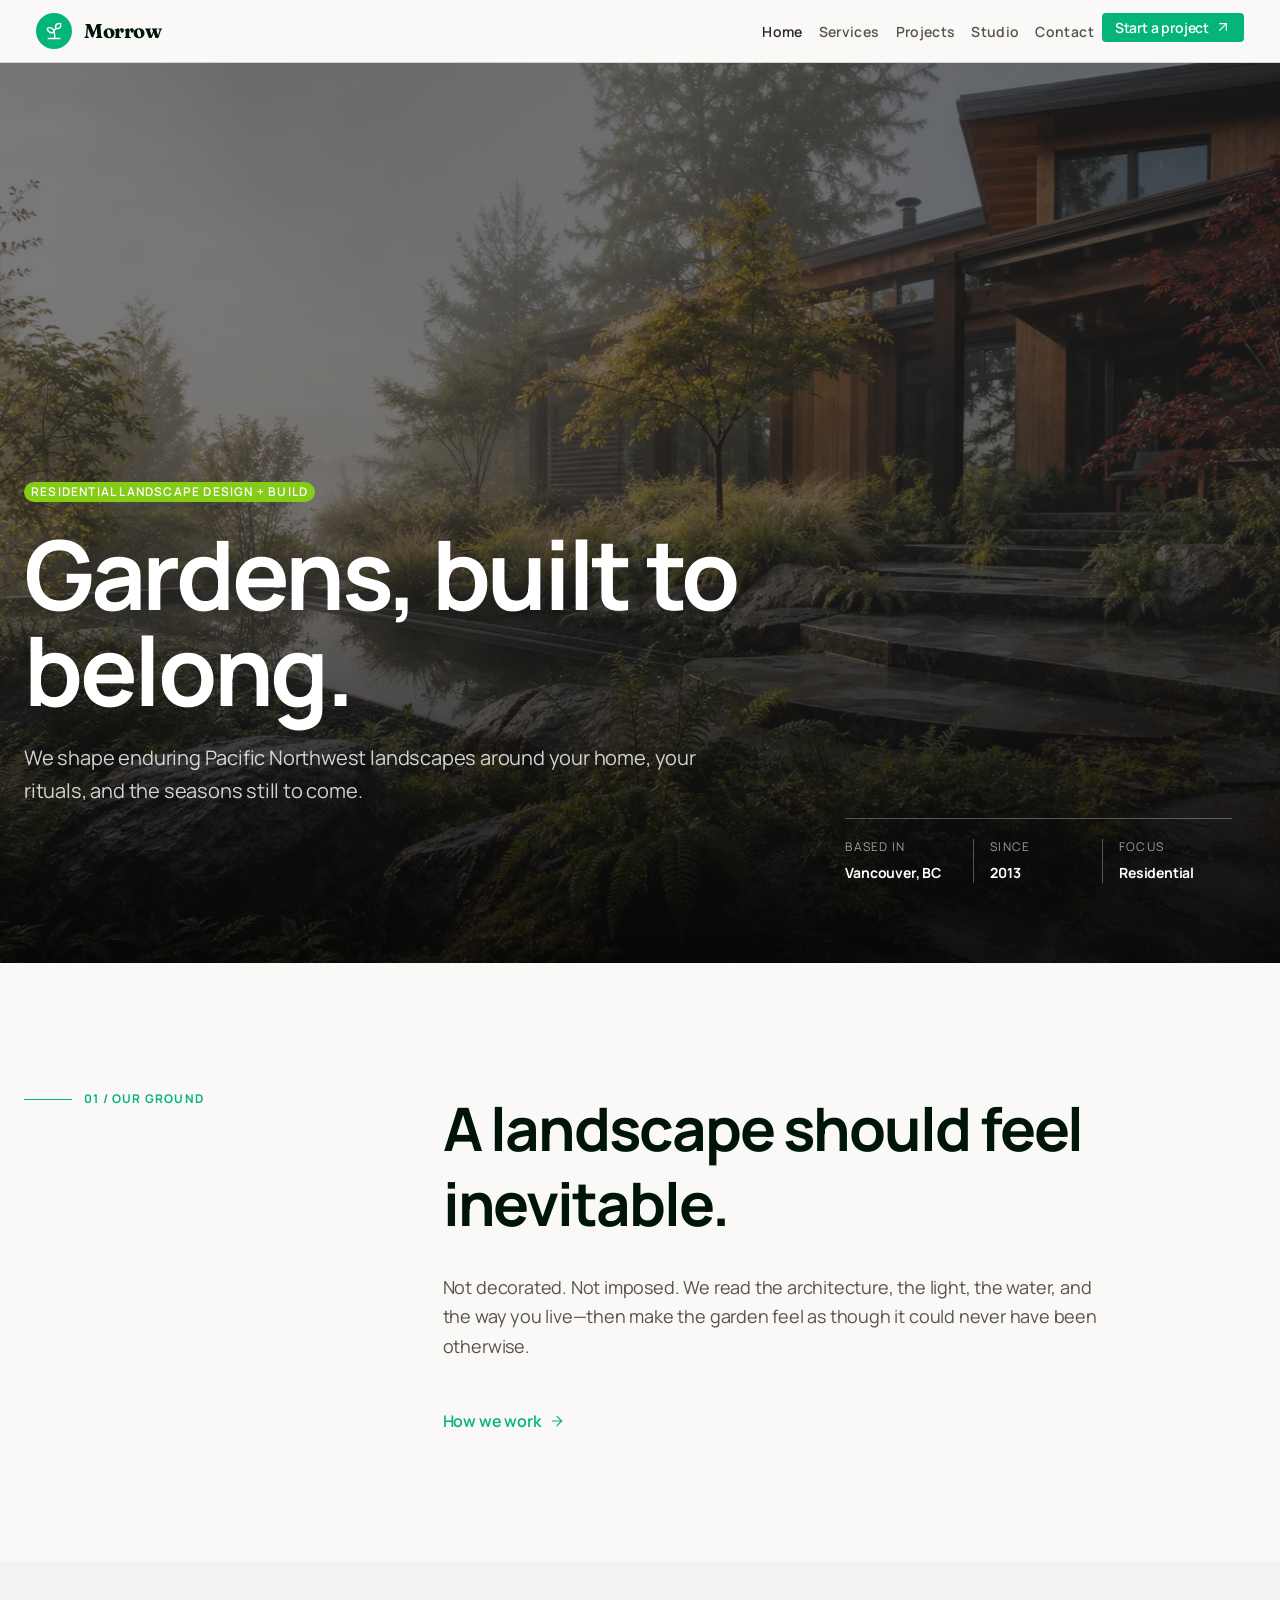
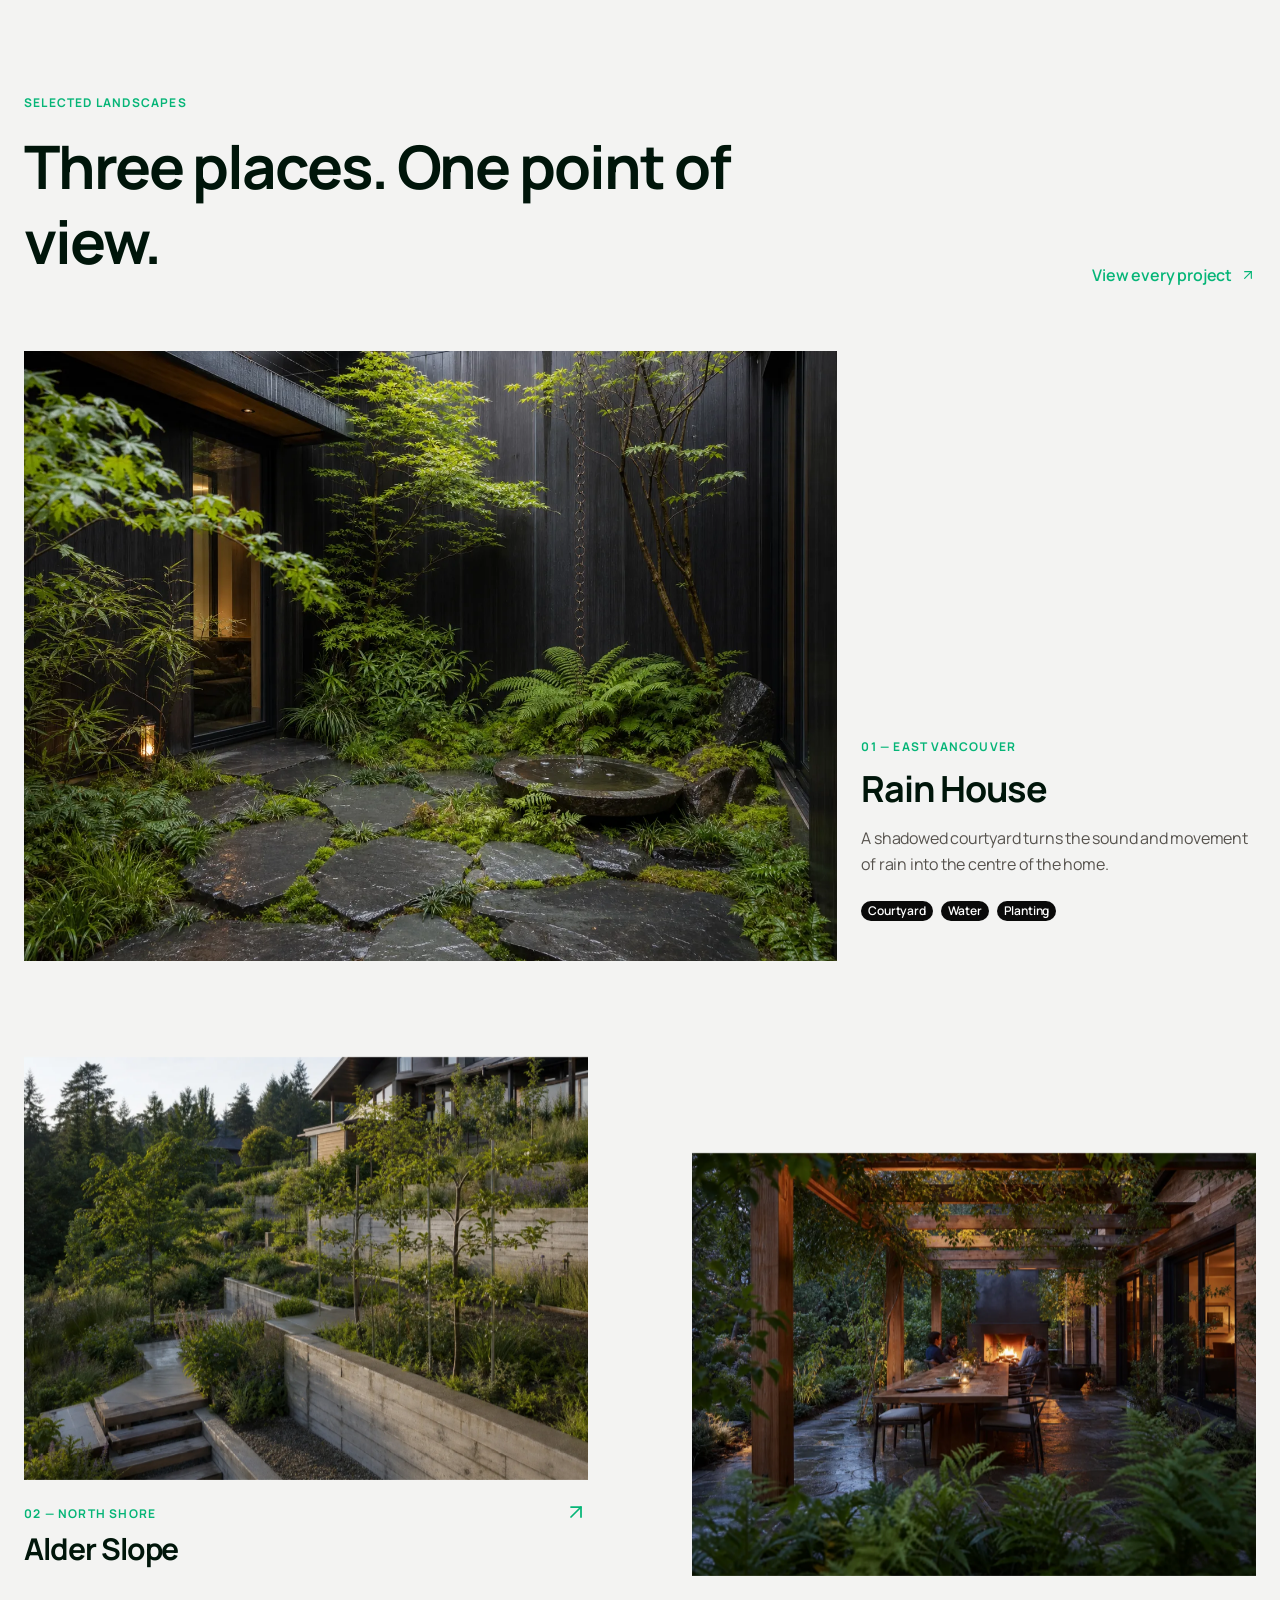
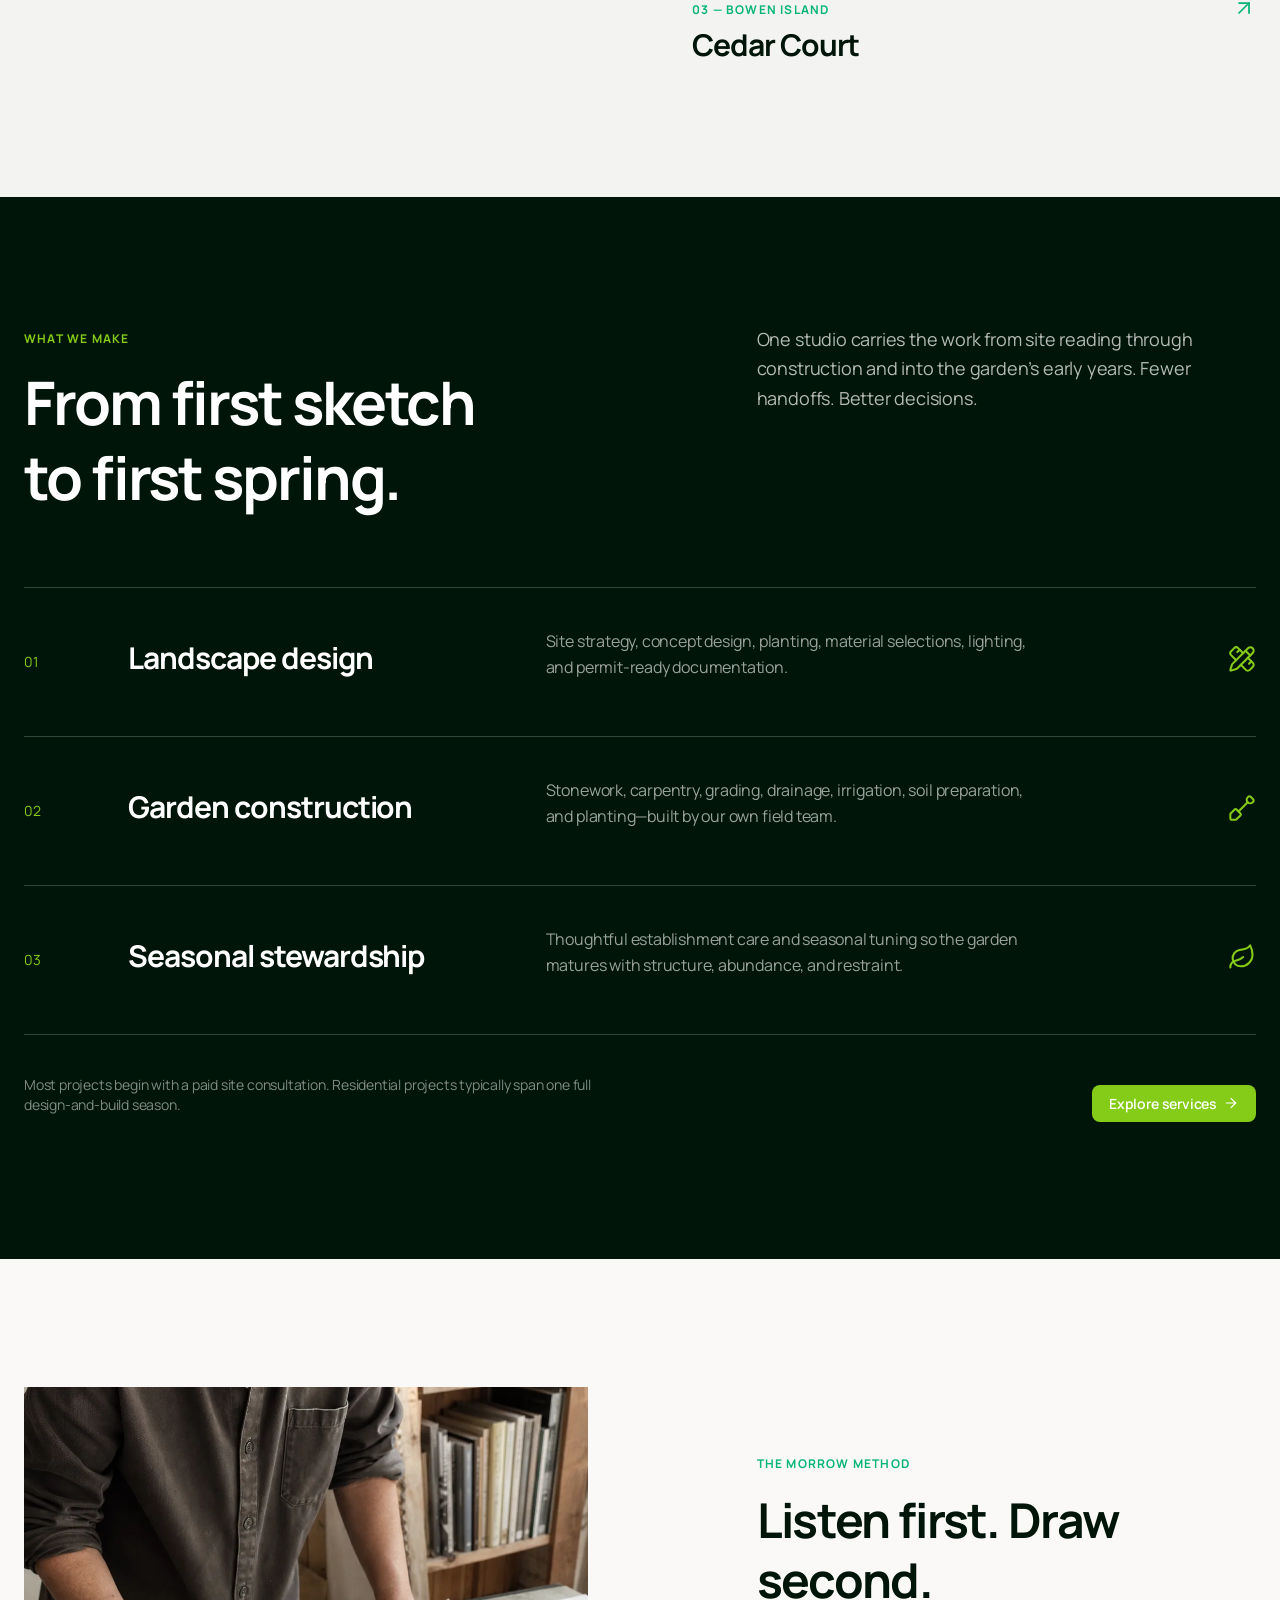
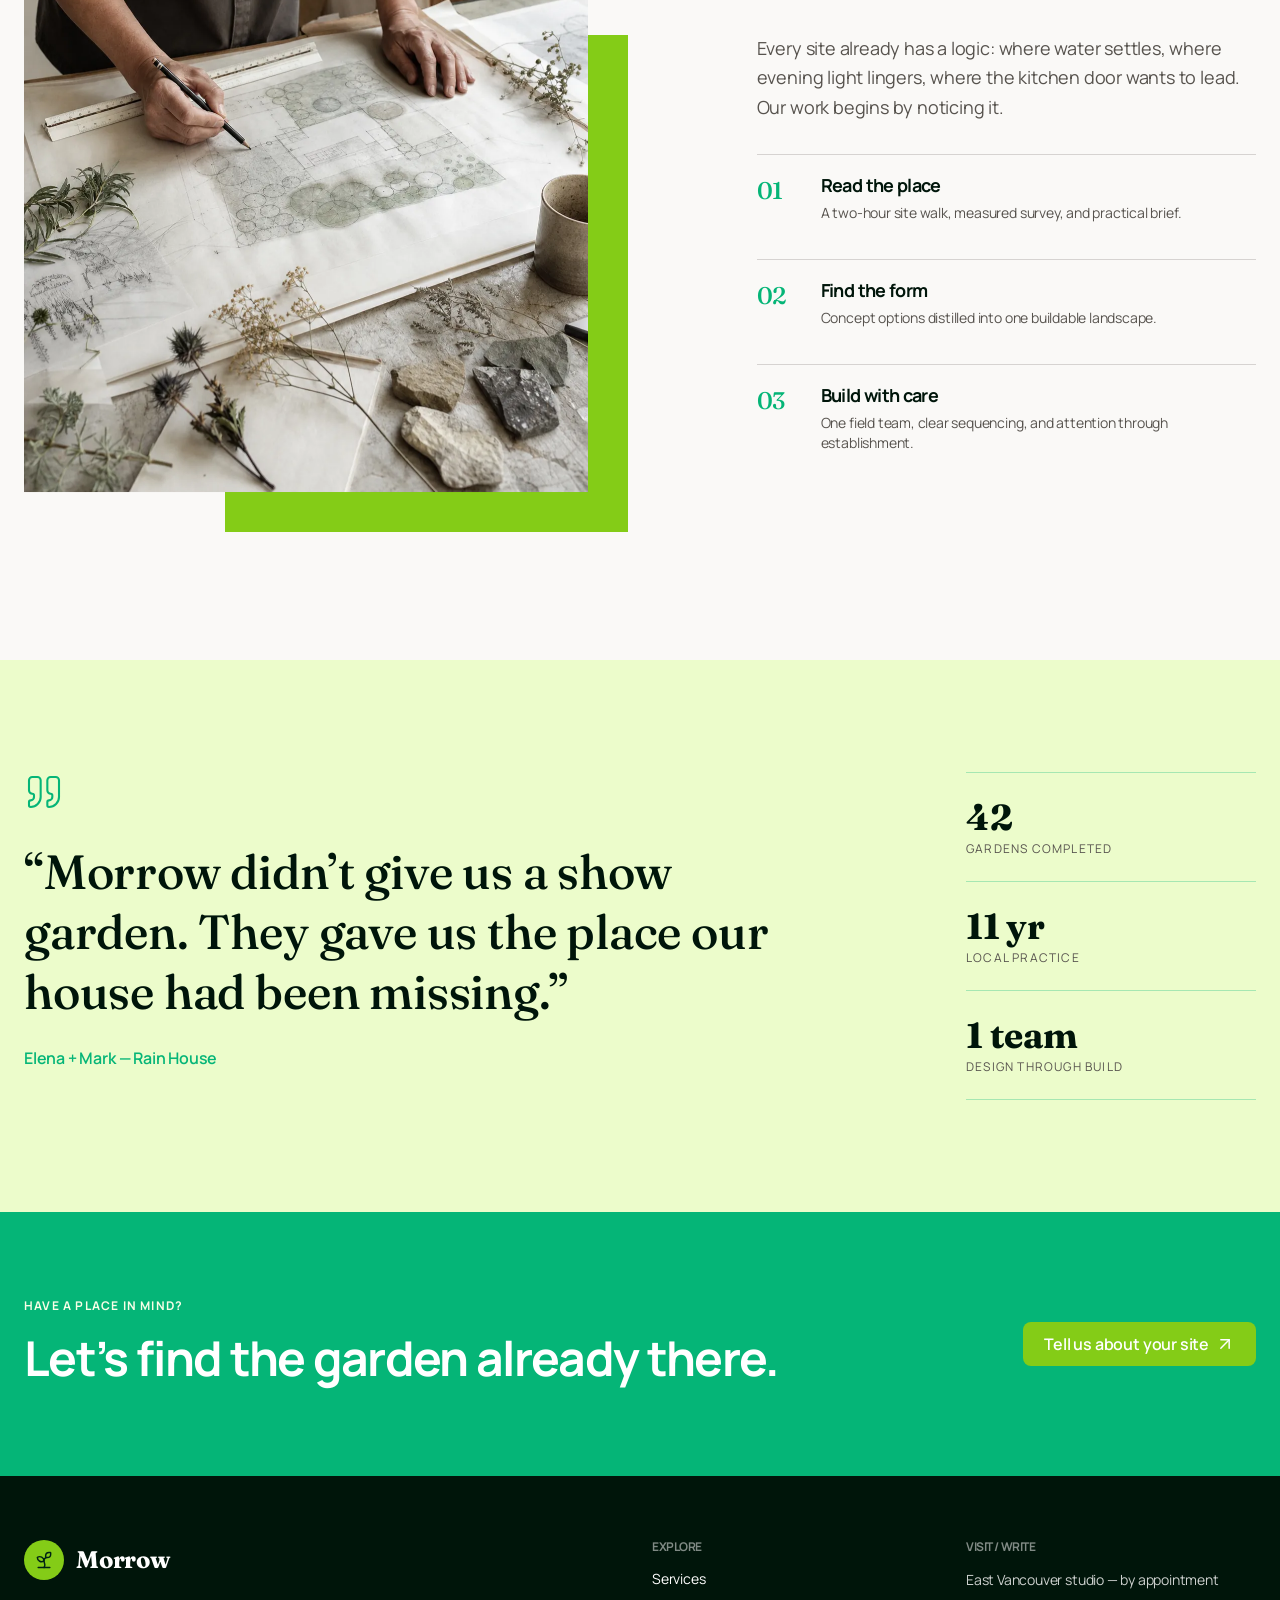
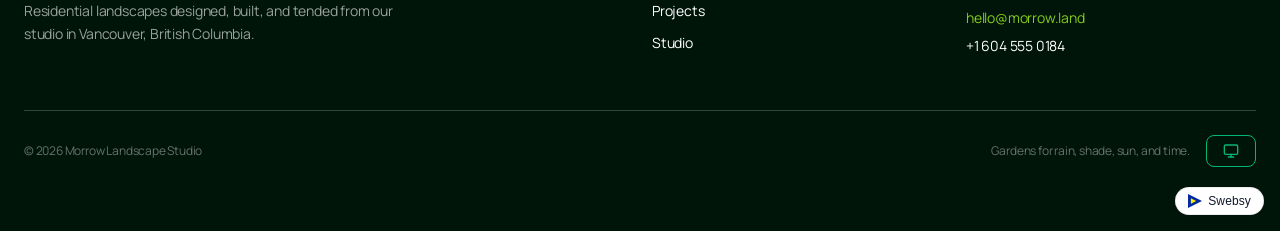
<file: index.html>
<!DOCTYPE html>
<!--!  ✦  BUILT WITH SWEBSY  ✦  ────────────────────────────────────────────

  Generated file. We do not recommend editing it by hand.

    ·  Nothing here comes back. Swebsy edits its own project file, not
       this folder, so hand edits never reach the editor.
    ·  The next export overwrites this file completely.
    ·  Class names and file names are generated and change per build.

  Edit the design where it sticks:
  https://studio.swebsy.com/create?template=morrow&ref=export

  More in README.md, next to this file.
────────────────────────────────────────────  -->

<html lang="en" dir="ltr" class="light">
  <head>
    <!-- Basic Meta Tags -->
    <meta charset="UTF-8" />
    <meta name="viewport" content="width=device-width, initial-scale=1.0" />
    <title>Morrow Landscape Studio | Residential Gardens, Built to Belong</title>
    <meta name="description" content="Thoughtful residential landscape design and construction for enduring Pacific Northwest gardens." />
    <meta name="keywords" content="residential landscaping, landscape design, garden construction, Pacific Northwest gardens, outdoor living" />
    <meta name="author" content="Morrow Landscape Studio" />
    <meta name="robots" content="index, follow" />
    <!-- Open Graph Meta Tags -->
    <meta property="og:title" content="Morrow Landscape Studio — Gardens, Built to Belong" />
    <meta property="og:description" content="Residential landscapes shaped around your home, your habits, and the seasons ahead." />
    <meta property="og:type" content="website" />
    <meta property="og:image" content="assets/og-card.png" />
    <!-- Twitter Card Meta Tags -->
    <meta name="twitter:card" content="summary_large_image" />
    <meta name="twitter:title" content="Morrow Landscape Studio" />
    <meta name="twitter:description" content="Residential gardens designed, planted, and built with lasting intention." />
    <meta name="twitter:image" content="assets/og-card.png" />
    <link rel="preload" href="fonts/google-fraunces-6NU78FyLNQOQZAnv9bYEvDiIdE9Ea92uemAk_WBq8U_9v0c2Wa0KxCBTeO-U.woff2" as="font" type="font/woff2" crossorigin="" />
    <link rel="preload" href="fonts/google-fraunces-6NU78FyLNQOQZAnv9bYEvDiIdE9Ea92uemAk_WBq8U_9v0c2Wa0KxCFTeO-U.woff2" as="font" type="font/woff2" crossorigin="" />
    <link rel="preload" href="fonts/google-fraunces-6NU78FyLNQOQZAnv9bYEvDiIdE9Ea92uemAk_WBq8U_9v0c2Wa0KxC9TeA.woff2" as="font" type="font/woff2" crossorigin="" />
    <link rel="preload" href="fonts/google-manrope-xn7gYHE41ni1AdIRggqxSuXd.woff2" as="font" type="font/woff2" crossorigin="" />
    <link rel="preload" href="fonts/google-manrope-xn7gYHE41ni1AdIRggOxSuXd.woff2" as="font" type="font/woff2" crossorigin="" />
    <link rel="preload" href="fonts/google-manrope-xn7gYHE41ni1AdIRggSxSuXd.woff2" as="font" type="font/woff2" crossorigin="" />
    <link rel="preload" href="fonts/google-manrope-xn7gYHE41ni1AdIRggixSuXd.woff2" as="font" type="font/woff2" crossorigin="" />
    <link rel="preload" href="fonts/google-manrope-xn7gYHE41ni1AdIRggmxSuXd.woff2" as="font" type="font/woff2" crossorigin="" />
    <link rel="preload" href="fonts/google-manrope-xn7gYHE41ni1AdIRggexSg.woff2" as="font" type="font/woff2" crossorigin="" />
    <!-- Swebsy color mode bootstrap -->
    <style>
      html.light {
        background: #ffffff;
        color: #1f2937;
        color-scheme: light;
      }

      html.dark {
        background: #030712;
        color: #f3f4f6;
        color-scheme: dark;
      }
    </style>
    <script>
      (function () {
        var storageKey = "swebsy:color-mode";
        var defaultMode = "light";
        var root = document.documentElement;
        function normalize(mode) {
          return mode === "light" || mode === "dark" || mode === "system" ? mode : null;
        }
        function readStoredMode() {
          try {
            return normalize(window.localStorage && window.localStorage.getItem(storageKey));
          } catch (_) {
            return null;
          }
        }
        function systemMode() {
          return window.matchMedia && window.matchMedia("(prefers-color-scheme: dark)").matches
            ? "dark"
            : "light";
        }
        function resolve(mode) {
          return mode === "system" ? systemMode() : mode;
        }
        var resolved = resolve(readStoredMode() || defaultMode);
        root.classList.remove("light", "dark");
        root.classList.add(resolved);
        root.style.colorScheme = resolved;
      })();
    </script>
    <!-- CSS Link -->
    <link rel="stylesheet" href="./css/styles.48c9acfe1d.css" />
  </head>

  <body>
    <nav
      data-navbar-collapse-on="md"
      aria-label="Primary navigation"
      data-swebsy-block-id="navigation"
      data-swebsy-block='{"tags":["navigation","header"],"description":"A sticky editorial navbar with a sprout mark, five page links, and a compact project CTA."}'
      id="i5bg"
      class="navbar navbar-expand-md bg-default border-b border-default sticky top-0 z-50"
    >
      <div data-navbar-part="container" id="ix1d" class="container px-4 md:px-6">
        <a href="./index.html" data-navbar-part="brand" id="ir96" class="navbar-brand flex items-center gap-3 no-underline"
          ><span id="il5k" class="inline-flex size-9 items-center justify-center rounded-full bg-primary text-white"
            ><span data-icon-pack="stroke" data-icon-name="sprout" data-icon-decorative="true" data-icon-label="" aria-hidden="true" id="i453" class="inline-flex items-center leading-none size-5 [--icon-stroke:1.75]"
              ><svg xmlns="http://www.w3.org/2000/svg" width="100%" height="100%" viewBox="0 0 24 24" fill="none" stroke="currentColor" stroke-width="var(--icon-stroke, 2)" stroke-linecap="round" stroke-linejoin="round" aria-hidden="true">
                <path d="M14 9.536V7a4 4 0 0 1 4-4h1.5a.5.5 0 0 1 .5.5V5a4 4 0 0 1-4 4 4 4 0 0 0-4 4c0 2 1 3 1 5a5 5 0 0 1-1 3" />
                <path d="M4 9a5 5 0 0 1 8 4 5 5 0 0 1-8-4" />
                <path d="M5 21h14" /></svg></span></span
          ><strong id="irhed" class="font-serif text-xl tracking-tight text-emphasis">Morrow</strong></a
        ><button type="button" data-navbar-part="toggler" data-swebsy-toggle="collapse" data-swebsy-target="#navbarMenu-c8448" aria-controls="navbarMenu-c8448" aria-expanded="false" aria-label="Toggle navigation" id="ithqf" class="btn btn-icon navbar-toggler">
          <span data-icon-pack="stroke" data-icon-name="menu" data-icon-decorative="true" data-icon-label="" aria-hidden="true" id="i8jkj" class="inline-flex items-center leading-none size-5 [--icon-stroke:1.75]"
            ><svg xmlns="http://www.w3.org/2000/svg" width="100%" height="100%" viewBox="0 0 24 24" fill="none" stroke="currentColor" stroke-width="var(--icon-stroke, 2)" stroke-linecap="round" stroke-linejoin="round" aria-hidden="true">
              <path d="M4 5h16" />
              <path d="M4 12h16" />
              <path d="M4 19h16" /></svg
          ></span>
        </button>
        <div data-navbar-part="collapse" id="morrowNavbar" class="collapse navbar-collapse">
          <ul data-navbar-part="links" id="id87n" class="navbar-nav ms-auto items-md-center gap-md-1">
            <li id="ihvuv" class="nav-item"><a href="./index.html" id="i18xf" class="nav-link text-sm font-semibold tracking-wide active" aria-current="page">Home</a></li>
            <li id="ip7tg" class="nav-item"><a href="./services.html" id="i2fsk" class="nav-link text-sm font-semibold tracking-wide">Services</a></li>
            <li id="itecv" class="nav-item"><a href="./projects.html" id="iga6h" class="nav-link text-sm font-semibold tracking-wide">Projects</a></li>
            <li id="i5q8e" class="nav-item"><a href="./studio.html" id="i5tfjy-3" class="nav-link text-sm font-semibold tracking-wide">Studio</a></li>
            <li id="it4xq" class="nav-item"><a href="./contact.html" id="i0udk" class="nav-link text-sm font-semibold tracking-wide">Contact</a></li>
            <li id="ihe25" class="nav-item ms-md-3">
              <a href="./contact.html" id="il3mv" class="btn btn-primary btn-sm"
                ><span id="i56mt">Start a project</span
                ><span data-icon-pack="stroke" data-icon-name="arrow-up-right" data-icon-decorative="true" data-icon-label="" aria-hidden="true" id="imlrj" class="inline-flex items-center leading-none size-4 [--icon-stroke:1.75]"
                  ><svg xmlns="http://www.w3.org/2000/svg" width="100%" height="100%" viewBox="0 0 24 24" fill="none" stroke="currentColor" stroke-width="var(--icon-stroke, 2)" stroke-linecap="round" stroke-linejoin="round" aria-hidden="true">
                    <path d="M7 7h10v10" />
                    <path d="M7 17 17 7" /></svg></span
              ></a>
            </li>
          </ul>
        </div>
      </div>
    </nav>
    <div data-swebsy-block-id="hero-immersive-garden" data-swebsy-block='{"tags":["hero","cta"],"description":"A full-viewport photographic garden hero with oversized serif copy, dual actions, and compact studio facts."}' class="relative min-h-screen overflow-hidden bg-emphasis">
      <img alt="Mist lifting over a cedar home surrounded by ferns, grasses, basalt steps, and a reflecting pool" src="assets/fee6e698-c740-4e2e-af8f-62d0db02a121.webp" data-animate-trigger="scroll" id="i557b" class="animate-soft-reveal-up absolute inset-0 h-full w-full object-cover" /><span
        id="ib1fg"
        class="bg-neutral-800 absolute inset-0 block opacity-60"
      ></span
      ><span id="idf8y" class="absolute inset-x-0 bottom-0 block h-1/2 bg-gradient-to-t from-black/70 to-transparent"></span>
      <div class="container relative z-10 flex min-h-screen items-end px-4 pb-12 pt-32 md:px-6 md:pb-16 lg:pb-20">
        <div class="row w-full items-end gap-y-10">
          <div class="col-12 lg:col-8">
            <span data-animate-trigger="scroll" id="i128j" class="animate-soft-reveal-up badge badge-secondary badge-sm mb-6 tracking-widest uppercase">Residential landscape design + build</span>
            <h1 data-animate-trigger="scroll" id="ivzan" class="animate-soft-reveal-up font-serif text-5xl leading-none tracking-tight text-white md:text-7xl lg:text-8xl">Gardens, built to belong.</h1>
            <p data-animate-trigger="scroll" id="iqvt6" class="animate-soft-reveal-up mt-6 max-w-2xl text-lg leading-relaxed text-white/80 md:text-xl">We shape enduring Pacific Northwest landscapes around your home, your rituals, and the seasons still to come.</p>
            <div class="mt-8 flex flex-wrap items-center gap-3">
              <a href="./contact.html" data-animate-trigger="scroll" id="i7qwd" class="animate-soft-reveal-up btn btn-secondary btn-lg"
                ><span>Begin your garden</span
                ><span data-icon-pack="stroke" data-icon-name="arrow-up-right" data-icon-decorative="true" data-icon-label="" aria-hidden="true" class="inline-flex items-center leading-none size-5 [--icon-stroke:1.75]"
                  ><svg xmlns="http://www.w3.org/2000/svg" width="100%" height="100%" viewBox="0 0 24 24" fill="none" stroke="currentColor" stroke-width="var(--icon-stroke, 2)" stroke-linecap="round" stroke-linejoin="round" aria-hidden="true">
                    <path d="M7 7h10v10" />
                    <path d="M7 17 17 7" /></svg></span></a
              ><a href="#featured-work" data-animate-trigger="scroll" id="iizz2" class="animate-soft-reveal-up btn btn-outline-neutral btn-lg border-white/40 text-white"><span>See our work</span></a>
            </div>
          </div>
          <div class="col-12 lg:col-4">
            <div class="grid grid-cols-3 border-t border-white/30 pt-5 text-white">
              <div class="border-r border-white/30 pr-4"><span class="block text-xs uppercase tracking-widest text-white/60">Based in</span><strong class="mt-2 block text-sm">Vancouver, BC</strong></div>
              <div class="border-r border-white/30 px-4"><span class="block text-xs uppercase tracking-widest text-white/60">Since</span><strong class="mt-2 block text-sm">2013</strong></div>
              <div class="pl-4"><span class="block text-xs uppercase tracking-widest text-white/60">Focus</span><strong class="mt-2 block text-sm">Residential</strong></div>
            </div>
          </div>
        </div>
      </div>
    </div>
    <div data-swebsy-block-id="intro-point-of-view" data-swebsy-block='{"tags":["intro","about"],"description":"An asymmetric editorial introduction with ruled label, large manifesto headline, body copy, and inline link."}' class="container px-4 py-20 md:px-6 lg:py-32">
      <div class="row gap-y-10">
        <div class="col-12 md:col-4">
          <div class="flex items-center gap-3"><span class="inline-block h-px w-12 bg-primary"></span><span class="text-xs font-bold uppercase tracking-widest text-primary">01 / Our ground</span></div>
        </div>
        <div class="col-12 md:col-8 lg:col-7">
          <h2 data-animate-trigger="scroll" id="itvnf" class="animate-soft-reveal-up font-serif text-4xl leading-tight text-emphasis md:text-5xl lg:text-6xl">A landscape should feel inevitable.</h2>
          <p data-animate-trigger="scroll" id="iweqi" class="animate-soft-reveal-up mt-8 max-w-2xl text-lg leading-relaxed text-muted">
            Not decorated. Not imposed. We read the architecture, the light, the water, and the way you live—then make the garden feel as though it could never have been otherwise.
          </p>
          <a href="./studio.html" data-animate-trigger="scroll" id="iy7xg" class="animate-soft-reveal-up mt-8 inline-flex items-center gap-2 font-semibold text-primary no-underline"
            ><span>How we work</span
            ><span data-icon-pack="stroke" data-icon-name="arrow-right" data-icon-decorative="true" data-icon-label="" aria-hidden="true" class="inline-flex items-center leading-none size-4 [--icon-stroke:1.75]"
              ><svg xmlns="http://www.w3.org/2000/svg" width="100%" height="100%" viewBox="0 0 24 24" fill="none" stroke="currentColor" stroke-width="var(--icon-stroke, 2)" stroke-linecap="round" stroke-linejoin="round" aria-hidden="true">
                <path d="M5 12h14" />
                <path d="m12 5 7 7-7 7" /></svg></span
          ></a>
        </div>
      </div>
    </div>
    <div id="featured-work" data-swebsy-block-id="portfolio-asymmetric" data-swebsy-block='{"tags":["portfolio","gallery"],"description":"An asymmetric three-project landscape portfolio with one feature image and two staggered project cards."}' class="bg-subtle py-20 lg:py-32">
      <div class="container px-4 md:px-6">
        <div class="row items-end gap-y-6 mb-12 lg:mb-16">
          <div class="col-12 lg:col-8">
            <span class="text-xs font-bold uppercase tracking-widest text-primary">Selected landscapes</span>
            <h2 data-animate-trigger="scroll" id="iw3tj" class="animate-soft-reveal-up mt-4 font-serif text-4xl leading-tight text-emphasis md:text-6xl">Three places. One point of view.</h2>
          </div>
          <div class="col-12 lg:col-4 lg:text-right">
            <a href="./projects.html" data-animate-trigger="scroll" id="i6nvc" class="animate-soft-reveal-up inline-flex items-center gap-2 font-semibold text-primary no-underline"
              ><span>View every project</span
              ><span data-icon-pack="stroke" data-icon-name="arrow-up-right" data-icon-decorative="true" data-icon-label="" aria-hidden="true" class="inline-flex items-center leading-none size-4 [--icon-stroke:1.75]"
                ><svg xmlns="http://www.w3.org/2000/svg" width="100%" height="100%" viewBox="0 0 24 24" fill="none" stroke="currentColor" stroke-width="var(--icon-stroke, 2)" stroke-linecap="round" stroke-linejoin="round" aria-hidden="true">
                  <path d="M7 7h10v10" />
                  <path d="M7 17 17 7" /></svg></span
            ></a>
          </div>
        </div>
        <div class="grid gap-6 lg:grid-cols-12 lg:items-end">
          <a href="./projects.html" data-link-block="true" class="group block overflow-hidden no-underline lg:col-span-8"
            ><img
              alt="Rain chain falling into a carved stone basin in a dark cedar courtyard garden"
              src="assets/d2ebc2e0-1ef2-4284-aea2-aebfda417c21.webp"
              data-animate-trigger="scroll"
              id="i9tll"
              class="animate-soft-reveal-up aspect-[4/3] w-full object-cover transition-transform duration-700 group-hover:scale-105"
          /></a>
          <div class="pb-2 lg:col-span-4 lg:pb-10">
            <span class="text-xs font-bold uppercase tracking-widest text-primary">01 — East Vancouver</span>
            <h3 data-animate-trigger="scroll" id="ihrtf" class="animate-soft-reveal-up mt-3 font-serif text-4xl text-emphasis">Rain House</h3>
            <p data-animate-trigger="scroll" id="iok2t" class="animate-soft-reveal-up mt-4 leading-relaxed text-muted">A shadowed courtyard turns the sound and movement of rain into the centre of the home.</p>
            <div class="mt-6 flex flex-wrap gap-2">
              <span data-animate-trigger="scroll" id="iwn26" class="animate-soft-reveal-up badge badge-neutral badge-sm">Courtyard</span><span data-animate-trigger="scroll" id="iqwjy" class="animate-soft-reveal-up badge badge-neutral badge-sm">Water</span
              ><span data-animate-trigger="scroll" id="iebt5" class="animate-soft-reveal-up badge badge-neutral badge-sm">Planting</span>
            </div>
          </div>
        </div>
        <div class="mt-16 grid gap-10 md:grid-cols-2 lg:mt-24">
          <a href="./projects.html" data-link-block="true" class="group block no-underline md:pr-8"
            ><img
              alt="Terraced hillside garden with concrete walls, orchard trees, meadow plants, and timber steps"
              src="assets/1f2944a2-6272-4a3b-9c36-be411655fd12.webp"
              data-animate-trigger="scroll"
              id="ih88k"
              class="animate-soft-reveal-up aspect-[4/3] w-full object-cover transition-transform duration-700 group-hover:scale-105" />
            <div class="mt-5 flex items-start justify-between gap-6">
              <div>
                <span class="text-xs font-bold uppercase tracking-widest text-primary">02 — North Shore</span>
                <h3 data-animate-trigger="scroll" id="ivufk" class="animate-soft-reveal-up mt-2 font-serif text-3xl text-emphasis">Alder Slope</h3>
              </div>
              <span data-icon-pack="stroke" data-icon-name="arrow-up-right" data-icon-decorative="true" data-icon-label="" aria-hidden="true" class="inline-flex items-center leading-none size-6 text-primary [--icon-stroke:1.75]"
                ><svg xmlns="http://www.w3.org/2000/svg" width="100%" height="100%" viewBox="0 0 24 24" fill="none" stroke="currentColor" stroke-width="var(--icon-stroke, 2)" stroke-linecap="round" stroke-linejoin="round" aria-hidden="true">
                  <path d="M7 7h10v10" />
                  <path d="M7 17 17 7" /></svg
              ></span></div></a
          ><a href="./projects.html" data-link-block="true" class="group block no-underline md:mt-24 md:pl-8"
            ><img
              alt="Cedar pergola and stone dining terrace glowing around a hearth at blue hour"
              src="assets/45d80646-748f-415a-8a6d-950ad2637f0c.webp"
              data-animate-trigger="scroll"
              id="ittmg"
              class="animate-soft-reveal-up aspect-[4/3] w-full object-cover transition-transform duration-700 group-hover:scale-105" />
            <div class="mt-5 flex items-start justify-between gap-6">
              <div>
                <span class="text-xs font-bold uppercase tracking-widest text-primary">03 — Bowen Island</span>
                <h3 data-animate-trigger="scroll" id="ivqbei" class="animate-soft-reveal-up mt-2 font-serif text-3xl text-emphasis">Cedar Court</h3>
              </div>
              <span data-icon-pack="stroke" data-icon-name="arrow-up-right" data-icon-decorative="true" data-icon-label="" aria-hidden="true" class="inline-flex items-center leading-none size-6 text-primary [--icon-stroke:1.75]"
                ><svg xmlns="http://www.w3.org/2000/svg" width="100%" height="100%" viewBox="0 0 24 24" fill="none" stroke="currentColor" stroke-width="var(--icon-stroke, 2)" stroke-linecap="round" stroke-linejoin="round" aria-hidden="true">
                  <path d="M7 7h10v10" />
                  <path d="M7 17 17 7" /></svg
              ></span></div
          ></a>
        </div>
      </div>
    </div>
    <div data-swebsy-block-id="services-ledger" data-swebsy-block='{"tags":["features","content"],"description":"A dark high-contrast services ledger with numbered rows, icons, descriptions, and a closing action."}' class="bg-emphasis py-20 lg:py-32">
      <div class="container px-4 md:px-6">
        <div class="row gap-y-10 mb-12 lg:mb-16">
          <div class="col-12 lg:col-5">
            <span class="text-xs font-bold uppercase tracking-widest text-secondary">What we make</span>
            <h2 data-animate-trigger="scroll" id="igg0qo" class="animate-soft-reveal-up mt-4 font-serif text-4xl leading-tight text-white md:text-6xl">From first sketch to first spring.</h2>
          </div>
          <div class="col-12 lg:col-5 lg:offset-2">
            <p data-animate-trigger="scroll" id="i5ehhh" class="animate-soft-reveal-up text-lg leading-relaxed text-white/70">One studio carries the work from site reading through construction and into the garden’s early years. Fewer handoffs. Better decisions.</p>
          </div>
        </div>
        <div class="border-t border-white/20">
          <div id="iovk8e" class="grid gap-5 border-b border-white/20 py-8 md:grid-cols-12 md:items-center md:py-10">
            <span class="text-sm text-secondary md:col-span-1">01</span>
            <h3 data-animate-trigger="scroll" id="i1rbdo" class="animate-soft-reveal-up font-serif text-3xl text-white md:col-span-4">Landscape design</h3>
            <p data-animate-trigger="scroll" id="isg921" class="animate-soft-reveal-up leading-relaxed text-white/60 md:col-span-5">Site strategy, concept design, planting, material selections, lighting, and permit-ready documentation.</p>
            <span class="md:col-span-2 md:justify-self-end"
              ><span data-icon-pack="stroke" data-icon-name="pencil-ruler" data-icon-decorative="true" data-icon-label="" aria-hidden="true" class="inline-flex items-center leading-none size-7 text-secondary [--icon-stroke:1.75]"
                ><svg xmlns="http://www.w3.org/2000/svg" width="100%" height="100%" viewBox="0 0 24 24" fill="none" stroke="currentColor" stroke-width="var(--icon-stroke, 2)" stroke-linecap="round" stroke-linejoin="round" aria-hidden="true">
                  <path d="M13 7 8.7 2.7a2.41 2.41 0 0 0-3.4 0L2.7 5.3a2.41 2.41 0 0 0 0 3.4L7 13" />
                  <path d="m8 6 2-2" />
                  <path d="m18 16 2-2" />
                  <path d="m17 11 4.3 4.3c.94.94.94 2.46 0 3.4l-2.6 2.6c-.94.94-2.46.94-3.4 0L11 17" />
                  <path d="M21.174 6.812a1 1 0 0 0-3.986-3.987L3.842 16.174a2 2 0 0 0-.5.83l-1.321 4.352a.5.5 0 0 0 .623.622l4.353-1.32a2 2 0 0 0 .83-.497z" />
                  <path d="m15 5 4 4" /></svg></span
            ></span>
          </div>
          <div id="iilm05" class="grid gap-5 border-b border-white/20 py-8 md:grid-cols-12 md:items-center md:py-10">
            <span class="text-sm text-secondary md:col-span-1">02</span>
            <h3 data-animate-trigger="scroll" id="issute" class="animate-soft-reveal-up font-serif text-3xl text-white md:col-span-4">Garden construction</h3>
            <p data-animate-trigger="scroll" id="ii87cb" class="animate-soft-reveal-up leading-relaxed text-white/60 md:col-span-5">Stonework, carpentry, grading, drainage, irrigation, soil preparation, and planting—built by our own field team.</p>
            <span class="md:col-span-2 md:justify-self-end"
              ><span data-icon-pack="stroke" data-icon-name="shovel" data-icon-decorative="true" data-icon-label="" aria-hidden="true" class="inline-flex items-center leading-none size-7 text-secondary [--icon-stroke:1.75]"
                ><svg xmlns="http://www.w3.org/2000/svg" width="100%" height="100%" viewBox="0 0 24 24" fill="none" stroke="currentColor" stroke-width="var(--icon-stroke, 2)" stroke-linecap="round" stroke-linejoin="round" aria-hidden="true">
                  <path d="M21.56 4.56a1.5 1.5 0 0 1 0 2.122l-.47.47a3 3 0 0 1-4.212-.03 3 3 0 0 1 0-4.243l.44-.44a1.5 1.5 0 0 1 2.121 0z" />
                  <path d="M3 22a1 1 0 0 1-1-1v-3.586a1 1 0 0 1 .293-.707l3.355-3.355a1.205 1.205 0 0 1 1.704 0l3.296 3.296a1.205 1.205 0 0 1 0 1.704l-3.355 3.355a1 1 0 0 1-.707.293z" />
                  <path d="m9 15 7.879-7.878" /></svg></span
            ></span>
          </div>
          <div id="i23tqu" class="grid gap-5 border-b border-white/20 py-8 md:grid-cols-12 md:items-center md:py-10">
            <span class="text-sm text-secondary md:col-span-1">03</span>
            <h3 data-animate-trigger="scroll" id="i5rt0r" class="animate-soft-reveal-up font-serif text-3xl text-white md:col-span-4">Seasonal stewardship</h3>
            <p data-animate-trigger="scroll" id="iit7nx" class="animate-soft-reveal-up leading-relaxed text-white/60 md:col-span-5">Thoughtful establishment care and seasonal tuning so the garden matures with structure, abundance, and restraint.</p>
            <span class="md:col-span-2 md:justify-self-end"
              ><span data-icon-pack="stroke" data-icon-name="leaf" data-icon-decorative="true" data-icon-label="" aria-hidden="true" class="inline-flex items-center leading-none size-7 text-secondary [--icon-stroke:1.75]"
                ><svg xmlns="http://www.w3.org/2000/svg" width="100%" height="100%" viewBox="0 0 24 24" fill="none" stroke="currentColor" stroke-width="var(--icon-stroke, 2)" stroke-linecap="round" stroke-linejoin="round" aria-hidden="true">
                  <path d="M11 20A7 7 0 0 1 9.8 6.1C15.5 5 17 4.48 19 2c1 2 2 4.18 2 8 0 5.5-4.78 10-10 10Z" />
                  <path d="M2 21c0-3 1.85-5.36 5.08-6C9.5 14.52 12 13 13 12" /></svg></span
            ></span>
          </div>
        </div>
        <div class="mt-10 flex flex-wrap items-center justify-between gap-6">
          <p data-animate-trigger="scroll" id="ipbjb9" class="animate-soft-reveal-up max-w-xl text-sm text-white/50">Most projects begin with a paid site consultation. Residential projects typically span one full design-and-build season.</p>
          <a href="./services.html" data-animate-trigger="scroll" id="iogler" class="animate-soft-reveal-up btn btn-secondary"
            ><span>Explore services</span
            ><span data-icon-pack="stroke" data-icon-name="arrow-right" data-icon-decorative="true" data-icon-label="" aria-hidden="true" class="inline-flex items-center leading-none size-4 [--icon-stroke:1.75]"
              ><svg xmlns="http://www.w3.org/2000/svg" width="100%" height="100%" viewBox="0 0 24 24" fill="none" stroke="currentColor" stroke-width="var(--icon-stroke, 2)" stroke-linecap="round" stroke-linejoin="round" aria-hidden="true">
                <path d="M5 12h14" />
                <path d="m12 5 7 7-7 7" /></svg></span
          ></a>
        </div>
      </div>
    </div>
    <div data-swebsy-block-id="process-split" data-swebsy-block='{"tags":["process","timeline"],"description":"A tactile image-and-copy process split with an offset color mat and three numbered working steps."}' class="container px-4 py-20 md:px-6 lg:py-32">
      <div class="row items-center gap-y-12">
        <div class="col-12 lg:col-6">
          <div class="relative pr-6 pb-6 md:pr-10 md:pb-10">
            <span class="absolute bottom-0 right-0 block h-2/3 w-2/3 bg-secondary"></span
            ><img alt="Landscape designer drawing a planting plan among stone samples and botanical cuttings" src="assets/5d2eb425-5947-4fd9-89ed-69e05af7eae7.webp" data-animate-trigger="scroll" id="idpc9g" class="animate-soft-reveal-up relative z-10 aspect-[4/5] w-full object-cover" />
          </div>
        </div>
        <div class="col-12 lg:col-5 lg:offset-1">
          <span class="text-xs font-bold uppercase tracking-widest text-primary">The Morrow method</span>
          <h2 data-animate-trigger="scroll" id="ihphnp" class="animate-soft-reveal-up mt-4 font-serif text-4xl leading-tight text-emphasis md:text-5xl">Listen first. Draw second.</h2>
          <p data-animate-trigger="scroll" id="it617p" class="animate-soft-reveal-up mt-6 text-lg leading-relaxed text-muted">Every site already has a logic: where water settles, where evening light lingers, where the kitchen door wants to lead. Our work begins by noticing it.</p>
          <div class="mt-8 grid gap-5">
            <div class="grid grid-cols-[3rem_1fr] gap-4 border-t border-default pt-5">
              <span class="font-serif text-2xl text-primary">01</span>
              <div>
                <h3 data-animate-trigger="scroll" id="i8qa3j" class="animate-soft-reveal-up text-lg font-bold text-emphasis">Read the place</h3>
                <p data-animate-trigger="scroll" id="ituyz3" class="animate-soft-reveal-up mt-1 text-sm text-muted">A two-hour site walk, measured survey, and practical brief.</p>
              </div>
            </div>
            <div class="grid grid-cols-[3rem_1fr] gap-4 border-t border-default pt-5">
              <span class="font-serif text-2xl text-primary">02</span>
              <div>
                <h3 data-animate-trigger="scroll" id="iutwun" class="animate-soft-reveal-up text-lg font-bold text-emphasis">Find the form</h3>
                <p data-animate-trigger="scroll" id="iowb3r" class="animate-soft-reveal-up mt-1 text-sm text-muted">Concept options distilled into one buildable landscape.</p>
              </div>
            </div>
            <div class="grid grid-cols-[3rem_1fr] gap-4 border-t border-default pt-5">
              <span class="font-serif text-2xl text-primary">03</span>
              <div>
                <h3 data-animate-trigger="scroll" id="iqt0rm" class="animate-soft-reveal-up text-lg font-bold text-emphasis">Build with care</h3>
                <p data-animate-trigger="scroll" id="i1tm9i" class="animate-soft-reveal-up mt-1 text-sm text-muted">One field team, clear sequencing, and attention through establishment.</p>
              </div>
            </div>
          </div>
        </div>
      </div>
    </div>
    <div data-swebsy-block-id="testimonial-stats" data-swebsy-block='{"tags":["testimonials","stats"],"description":"A large editorial client quote paired with three compact credibility statistics."}' class="bg-highlight py-20 lg:py-28">
      <div class="container px-4 md:px-6">
        <div class="row gap-y-12">
          <div class="col-12 lg:col-8">
            <span data-icon-pack="stroke" data-icon-name="quote" data-icon-decorative="true" data-icon-label="" aria-hidden="true" class="inline-flex size-10 items-center leading-none text-primary [--icon-stroke:1.25]"
              ><svg xmlns="http://www.w3.org/2000/svg" width="100%" height="100%" viewBox="0 0 24 24" fill="none" stroke="currentColor" stroke-width="var(--icon-stroke, 2)" stroke-linecap="round" stroke-linejoin="round" aria-hidden="true">
                <path d="M16 3a2 2 0 0 0-2 2v6a2 2 0 0 0 2 2 1 1 0 0 1 1 1v1a2 2 0 0 1-2 2 1 1 0 0 0-1 1v2a1 1 0 0 0 1 1 6 6 0 0 0 6-6V5a2 2 0 0 0-2-2z" />
                <path d="M5 3a2 2 0 0 0-2 2v6a2 2 0 0 0 2 2 1 1 0 0 1 1 1v1a2 2 0 0 1-2 2 1 1 0 0 0-1 1v2a1 1 0 0 0 1 1 6 6 0 0 0 6-6V5a2 2 0 0 0-2-2z" /></svg
            ></span>
            <blockquote data-animate-trigger="scroll" id="ieaq6j" class="animate-soft-reveal-up mt-6 font-serif text-3xl leading-tight text-emphasis md:text-5xl">“Morrow didn’t give us a show garden. They gave us the place our house had been missing.”</blockquote>
            <p data-animate-trigger="scroll" id="i1x3i9" class="animate-soft-reveal-up mt-6 font-semibold text-primary">Elena + Mark — Rain House</p>
          </div>
          <div class="col-12 lg:col-3 lg:offset-1">
            <div id="i3102w" class="border-t border-primary/30 py-5 md:py-6"><strong class="block font-serif text-4xl text-emphasis">42</strong><span class="mt-1 block text-xs uppercase tracking-widest text-muted">Gardens completed</span></div>
            <div id="ijg2vh" class="border-t border-primary/30 py-5 md:py-6"><strong class="block font-serif text-4xl text-emphasis">11 yr</strong><span class="mt-1 block text-xs uppercase tracking-widest text-muted">Local practice</span></div>
            <div id="i0qbfw" class="border-y border-primary/30 py-5 md:py-6"><strong class="block font-serif text-4xl text-emphasis">1 team</strong><span class="mt-1 block text-xs uppercase tracking-widest text-muted">Design through build</span></div>
          </div>
        </div>
      </div>
    </div>
    <div data-ai-symbol="true" data-swebsy-block-id="cta-project-inquiry" data-swebsy-block='{"tags":["cta","contact"],"description":"A high-impact project inquiry band with oversized serif copy and a contrasting action button."}' id="ig4cri" class="bg-primary py-16 lg:py-20">
      <div id="ieqbyk" class="container px-4 md:px-6">
        <div id="i76g3q" class="row items-center gap-y-8">
          <div id="i42ydi" class="col-12 lg:col-8">
            <span id="ikbbet" class="text-xs font-bold uppercase tracking-widest text-secondary-lighter">Have a place in mind?</span>
            <h2 id="ipmoej" data-animate-trigger="scroll" class="animate-soft-reveal-up mt-3 font-serif text-4xl leading-tight text-white md:text-5xl">Let’s find the garden already there.</h2>
          </div>
          <div id="id8ap6" class="col-12 lg:col-4 lg:text-right">
            <a href="./contact.html" id="ijr71i" data-animate-trigger="scroll" class="animate-soft-reveal-up btn btn-secondary btn-lg"
              ><span id="i3c2k8">Tell us about your site</span
              ><span data-icon-pack="stroke" data-icon-name="arrow-up-right" data-icon-decorative="true" data-icon-label="" aria-hidden="true" id="it7zf2" class="inline-flex items-center leading-none size-5 [--icon-stroke:1.75]"
                ><svg xmlns="http://www.w3.org/2000/svg" width="100%" height="100%" viewBox="0 0 24 24" fill="none" stroke="currentColor" stroke-width="var(--icon-stroke, 2)" stroke-linecap="round" stroke-linejoin="round" aria-hidden="true">
                  <path d="M7 7h10v10" />
                  <path d="M7 17 17 7" /></svg></span
            ></a>
          </div>
        </div>
      </div>
    </div>
    <div
      data-ai-symbol="true"
      data-swebsy-block-id="footer-studio"
      data-swebsy-block='{"tags":["footer","copyright","contact"],"description":"A dark multi-column studio footer with navigation, contact details, copyright, and theme switch."}'
      id="i06o5g"
      class="bg-emphasis py-12 text-white md:py-16"
    >
      <div id="ish13e" class="container px-4 md:px-6">
        <div id="iq8qg8" class="row gap-y-10">
          <div id="i0a1dz" class="col-12 md:col-5">
            <div id="iugpgy" class="flex items-center gap-3">
              <span id="ivmvyd" class="inline-flex size-10 items-center justify-center rounded-full bg-secondary text-primary-darker dark:text-primary-lighter"
                ><span data-icon-pack="stroke" data-icon-name="sprout" data-icon-decorative="true" data-icon-label="" aria-hidden="true" id="ifu6lq" class="inline-flex items-center leading-none size-5 [--icon-stroke:1.75]"
                  ><svg xmlns="http://www.w3.org/2000/svg" width="100%" height="100%" viewBox="0 0 24 24" fill="none" stroke="currentColor" stroke-width="var(--icon-stroke, 2)" stroke-linecap="round" stroke-linejoin="round" aria-hidden="true">
                    <path d="M14 9.536V7a4 4 0 0 1 4-4h1.5a.5.5 0 0 1 .5.5V5a4 4 0 0 1-4 4 4 4 0 0 0-4 4c0 2 1 3 1 5a5 5 0 0 1-1 3" />
                    <path d="M4 9a5 5 0 0 1 8 4 5 5 0 0 1-8-4" />
                    <path d="M5 21h14" /></svg></span></span
              ><strong id="iew86b" class="font-serif text-2xl">Morrow</strong>
            </div>
            <p id="iozjcm" data-animate-trigger="scroll" class="animate-soft-reveal-up mt-5 max-w-sm text-sm leading-relaxed text-white/60">Residential landscapes designed, built, and tended from our studio in Vancouver, British Columbia.</p>
          </div>
          <div id="iupuze-3" class="col-12 sm:col-6 md:col-2 md:offset-1">
            <h3 id="i2z0pj-3" data-animate-trigger="scroll" class="animate-soft-reveal-up text-xs font-bold uppercase tracking-widest text-white/50">Explore</h3>
            <div id="i951il-3" class="mt-4 grid gap-3">
              <a href="./services.html" id="ic2gyc-3" data-animate-trigger="scroll" class="animate-soft-reveal-up text-sm text-white no-underline">Services</a
              ><a href="./projects.html" id="iblu61-3" data-animate-trigger="scroll" class="animate-soft-reveal-up text-sm text-white no-underline">Projects</a
              ><a href="./studio.html" id="idytjk-3" data-animate-trigger="scroll" class="animate-soft-reveal-up text-sm text-white no-underline">Studio</a>
            </div>
          </div>
          <div id="if9qpq-3" class="col-12 sm:col-6 md:col-3 md:offset-1">
            <h3 id="ih4j1c-3" data-animate-trigger="scroll" class="animate-soft-reveal-up text-xs font-bold uppercase tracking-widest text-white/50">Visit / write</h3>
            <p id="ilkdks-3" data-animate-trigger="scroll" class="animate-soft-reveal-up mt-4 text-sm leading-relaxed text-white/80">East Vancouver studio — by appointment</p>
            <a href="mailto:hello@morrow.land" id="ir6vbx-3" data-animate-trigger="scroll" class="animate-soft-reveal-up mt-3 block text-sm text-secondary no-underline">hello@morrow.land</a
            ><a href="tel:+16045550184" id="is552f-3" data-animate-trigger="scroll" class="animate-soft-reveal-up mt-2 block text-sm text-white no-underline">+1 604 555 0184</a>
          </div>
        </div>
        <div id="icde3h" class="mt-12 flex flex-col gap-4 border-t border-white/20 pt-6 text-xs text-white/40 md:flex-row md:items-center md:justify-between">
          <span id="i01n1k">© 2026 Morrow Landscape Studio</span>
          <div id="i2zlx4" class="flex items-center gap-4">
            <span id="it75yh">Gardens for rain, shade, sun, and time.</span>
            <div data-dark-mode-switch="true" data-mode="system" data-switch-style="icon" role="group" aria-label="Theme toggle" id="i8t9cl" class="[--btn-border-color:var(--color-primary)] [&amp;&gt;.btn]:[--btn-border-color:var(--color-primary)] dark-mode-switch btn-group">
              <button type="button" data-theme-cycle-button="true" aria-label="Theme: System. Click to switch to Light." title="Theme: System. Click to switch to Light." id="izvr2z" class="btn dark-mode-switch__cycle inline-flex items-center justify-center btn-outline-primary">
                <span data-theme-mode-icon="system" id="i7cl3z" class="inline-flex items-center justify-center leading-none size-4"
                  ><span data-icon-pack="stroke" data-icon-name="monitor" data-icon-decorative="false" data-icon-label="System theme" role="img" aria-label="System theme" id="ipdnry" class="inline-flex items-center leading-none size-4 [--icon-stroke:2]"
                    ><svg xmlns="http://www.w3.org/2000/svg" width="100%" height="100%" viewBox="0 0 24 24" fill="none" stroke="currentColor" stroke-width="var(--icon-stroke, 2)" stroke-linecap="round" stroke-linejoin="round" aria-hidden="true">
                      <rect width="20" height="14" x="2" y="3" rx="2" />
                      <line x1="8" x2="16" y1="21" y2="21" />
                      <line x1="12" x2="12" y1="17" y2="21" /></svg></span></span
                ><span data-theme-mode-icon="light" hidden="hidden" id="i27k33" class="inline-flex items-center justify-center leading-none size-4"
                  ><span data-icon-pack="stroke" data-icon-name="sun" data-icon-decorative="false" data-icon-label="Light theme" role="img" aria-label="Light theme" id="i9ejhy" class="inline-flex items-center leading-none size-4 [--icon-stroke:2]"
                    ><svg xmlns="http://www.w3.org/2000/svg" width="100%" height="100%" viewBox="0 0 24 24" fill="none" stroke="currentColor" stroke-width="var(--icon-stroke, 2)" stroke-linecap="round" stroke-linejoin="round" aria-hidden="true">
                      <circle cx="12" cy="12" r="4" />
                      <path d="M12 2v2" />
                      <path d="M12 20v2" />
                      <path d="m4.93 4.93 1.41 1.41" />
                      <path d="m17.66 17.66 1.41 1.41" />
                      <path d="M2 12h2" />
                      <path d="M20 12h2" />
                      <path d="m6.34 17.66-1.41 1.41" />
                      <path d="m19.07 4.93-1.41 1.41" /></svg></span></span
                ><span data-theme-mode-icon="dark" hidden="hidden" id="iker3s" class="inline-flex items-center justify-center leading-none size-4"
                  ><span data-icon-pack="stroke" data-icon-name="moon" data-icon-decorative="false" data-icon-label="Dark theme" role="img" aria-label="Dark theme" id="ii8g9s" class="inline-flex items-center leading-none size-4 [--icon-stroke:2]"
                    ><svg xmlns="http://www.w3.org/2000/svg" width="100%" height="100%" viewBox="0 0 24 24" fill="none" stroke="currentColor" stroke-width="var(--icon-stroke, 2)" stroke-linecap="round" stroke-linejoin="round" aria-hidden="true">
                      <path d="M20.985 12.486a9 9 0 1 1-9.473-9.472c.405-.022.617.46.402.803a6 6 0 0 0 8.268 8.268c.344-.215.825-.004.803.401" /></svg></span
                ></span>
              </button>
            </div>
          </div>
        </div>
      </div>
    </div>
  </body>
  <!-- Swebsy Component Scripts -->
  <script src="./js/swebsy-components.dcbf4869e9.js" defer></script>
  <!-- Scroll Animation Observer -->
  <script src="js/swebsy-scroll-observer.5f2059a125.js"></script>
  <noscript
    ><style>
      [data-animate-trigger]{opacity:1!important;animation:none!important}
    </style></noscript
  >

  <!-- Swebsy Branding -->
  <a href="https://swebsy.com?utm_source=badge&utm_medium=referral" target="_blank" rel="noopener noreferrer" class="swebsy-badge" aria-label="Made with Swebsy">
    <svg class="swebsy-badge-mark" width="14" height="14" viewBox="0 0 128 128" xmlns="http://www.w3.org/2000/svg" aria-hidden="true">
      <path class="swebsy-badge-mark-outer" d="M128 64L0 0L0 128L128 64Z" />
      <path class="swebsy-badge-mark-inner" d="M75 63.5L26 39L26 88L75 63.5Z" />
    </svg>
    <span class="swebsy-badge-text">Swebsy</span>
  </a>
</html>
</file>
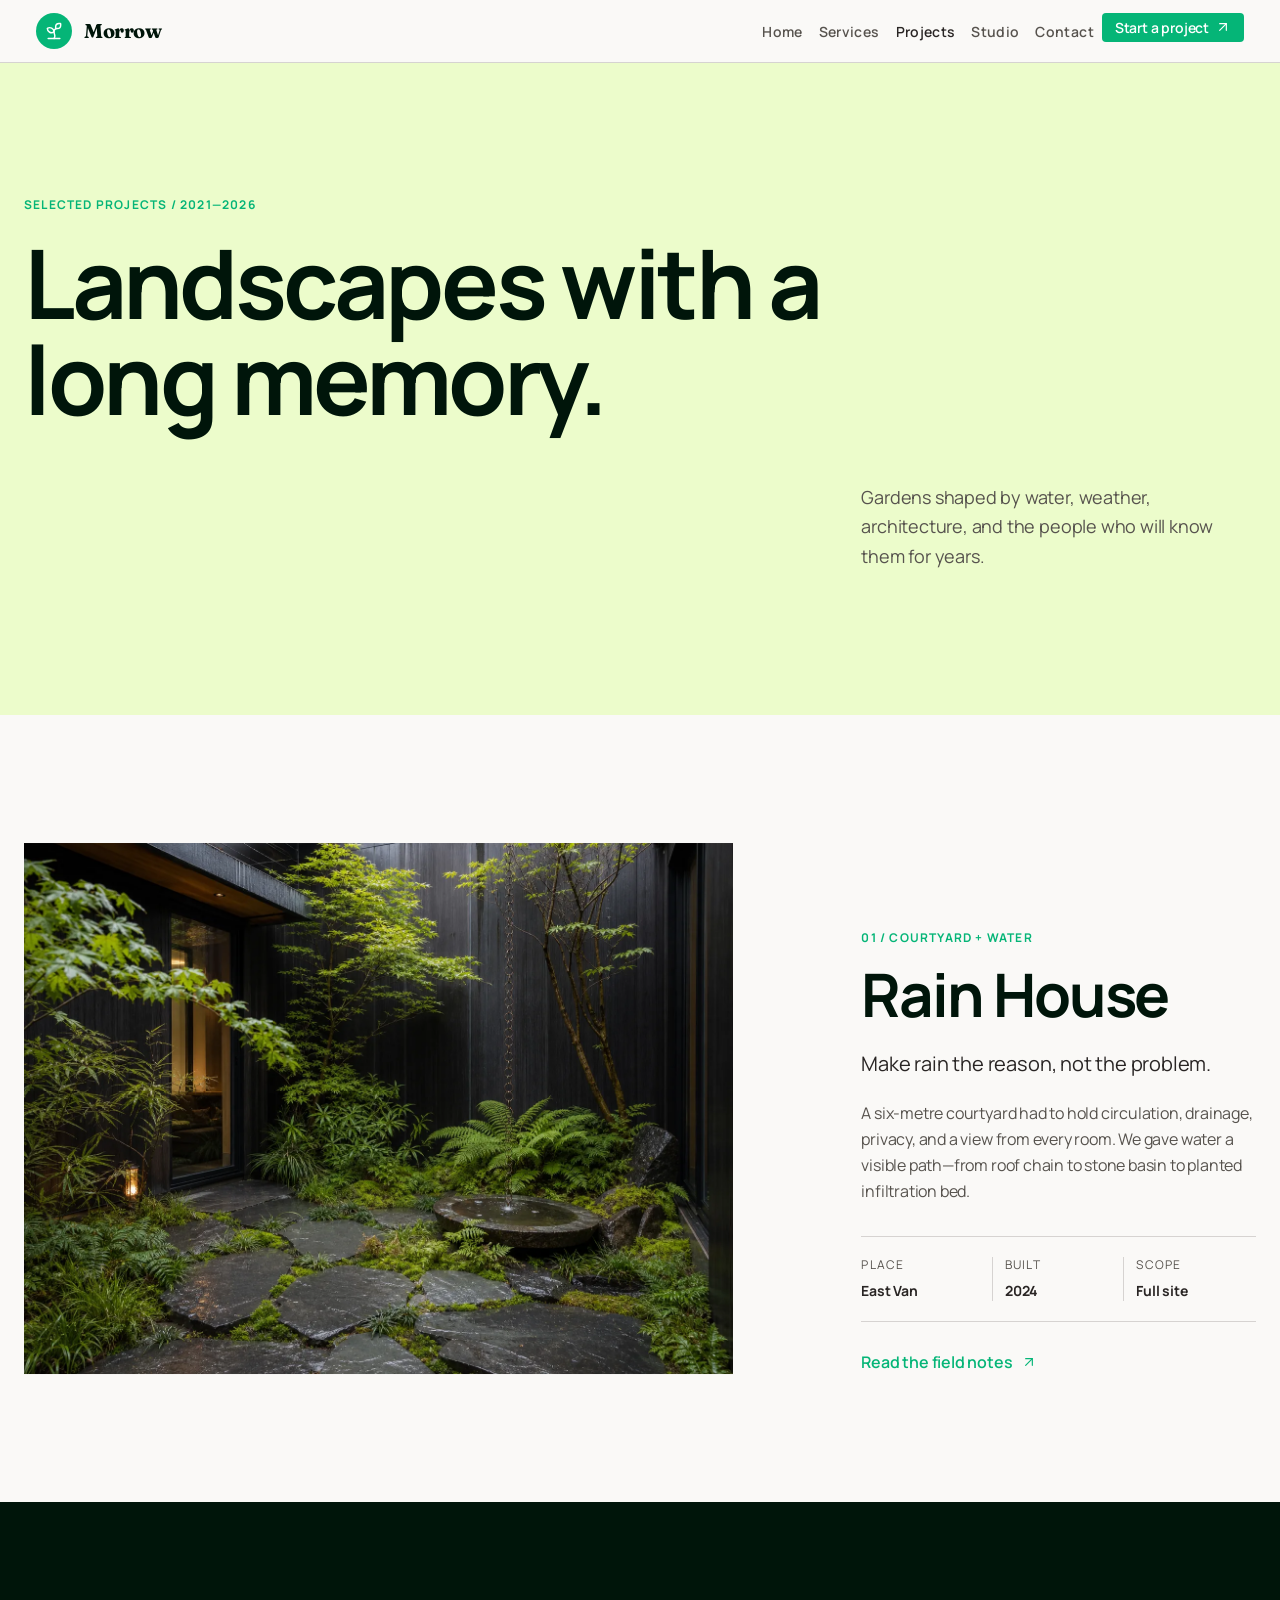
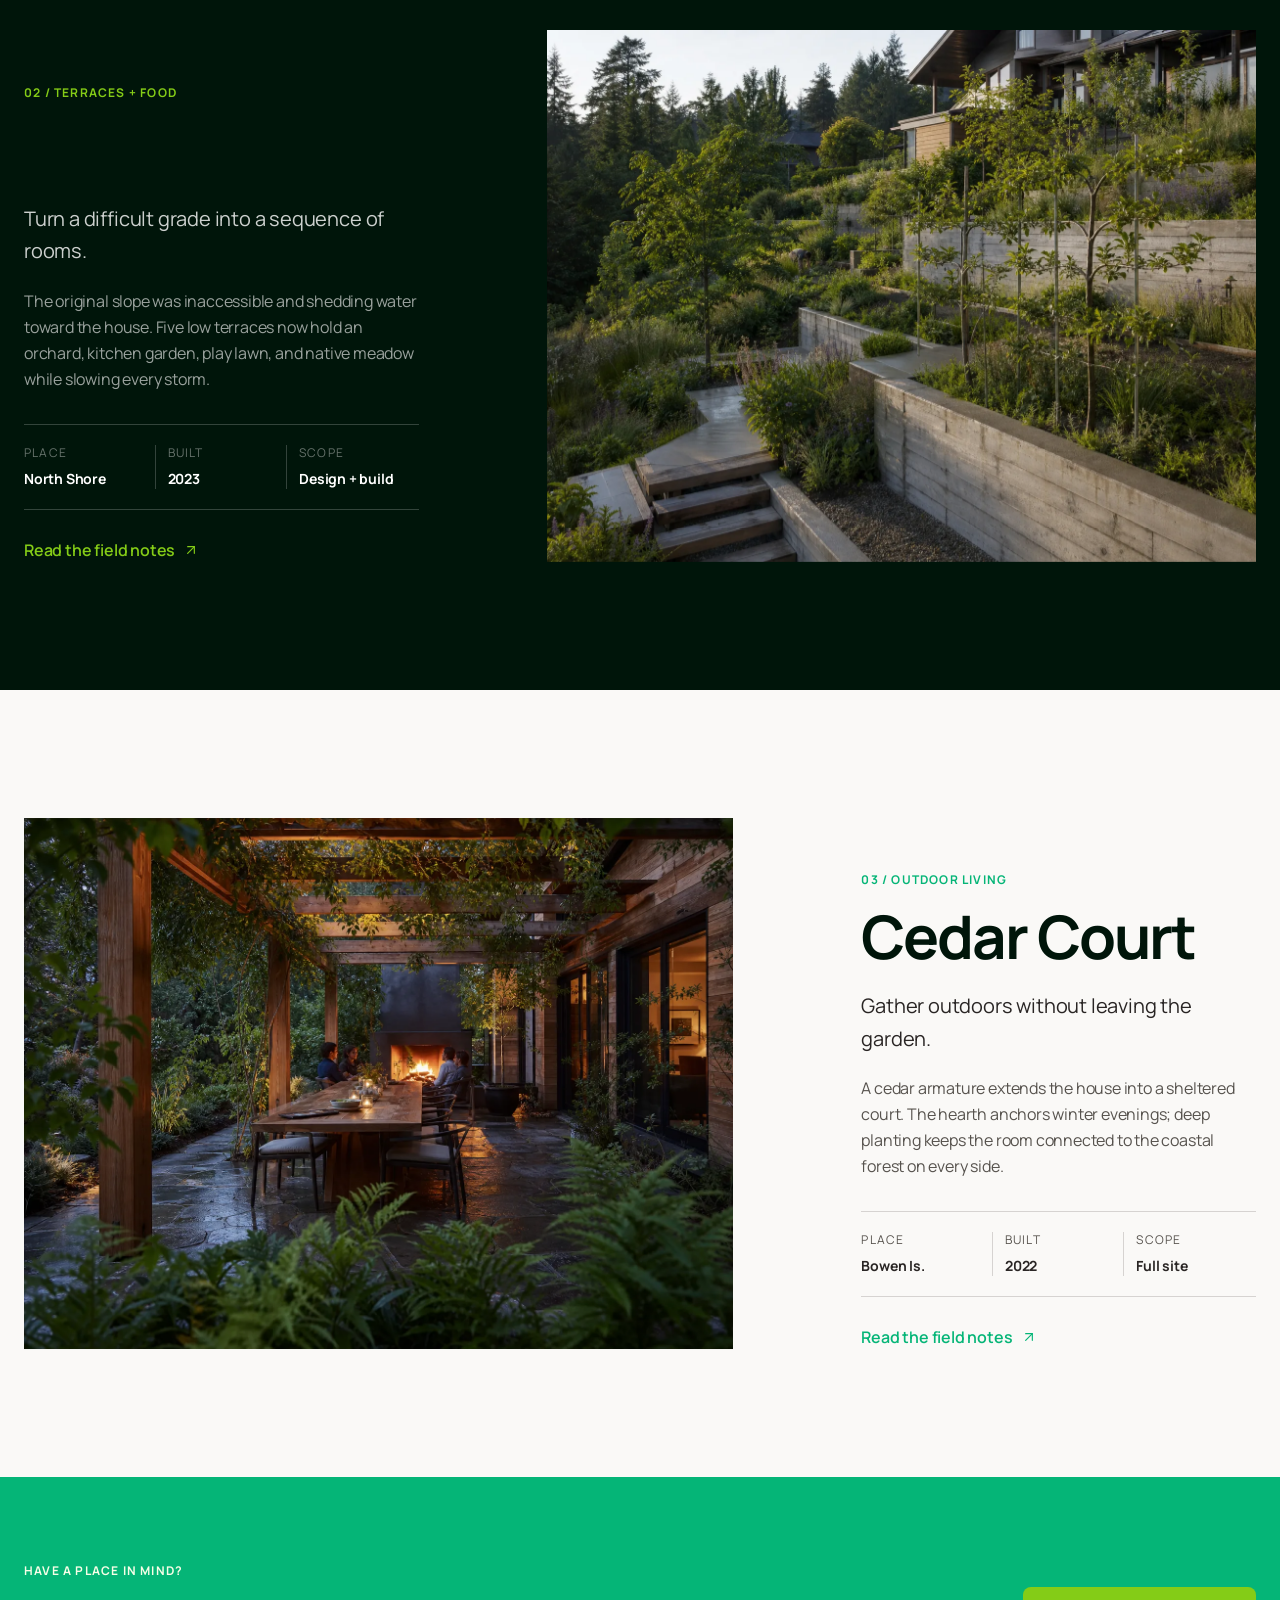
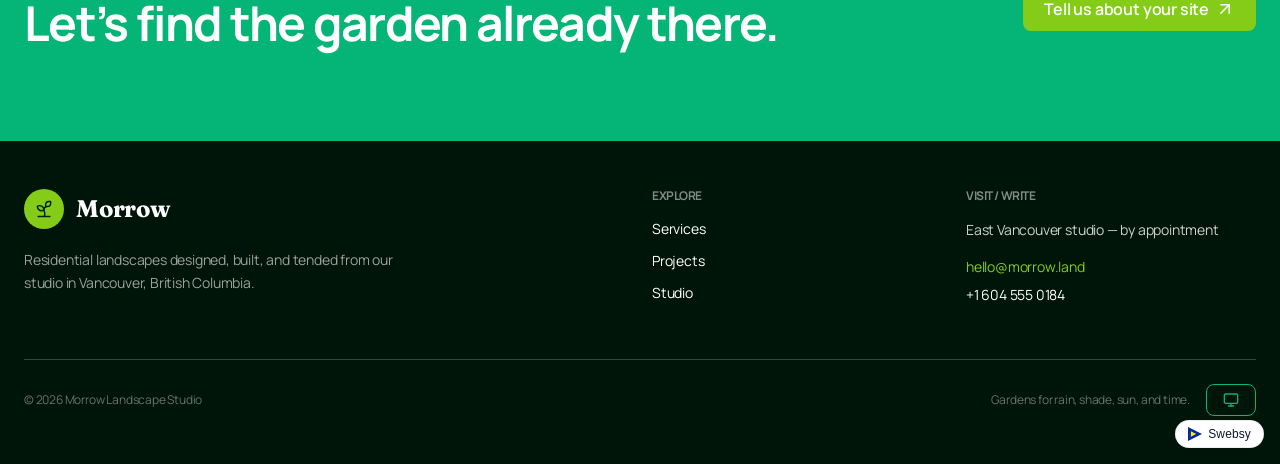
<file: projects.html>
<!DOCTYPE html>
<!--!  ✦  BUILT WITH SWEBSY  ✦  ────────────────────────────────────────────

  Generated file. We do not recommend editing it by hand.

    ·  Nothing here comes back. Swebsy edits its own project file, not
       this folder, so hand edits never reach the editor.
    ·  The next export overwrites this file completely.
    ·  Class names and file names are generated and change per build.

  Edit the design where it sticks:
  https://studio.swebsy.com/create?template=morrow&ref=export

  More in README.md, next to this file.
────────────────────────────────────────────  -->

<html lang="en" dir="ltr" class="light">
  <head>
    <!-- Basic Meta Tags -->
    <meta charset="UTF-8" />
    <meta name="viewport" content="width=device-width, initial-scale=1.0" />
    <title>Morrow Landscape Studio | Residential Gardens, Built to Belong</title>
    <meta name="description" content="Thoughtful residential landscape design and construction for enduring Pacific Northwest gardens." />
    <meta name="keywords" content="residential landscaping, landscape design, garden construction, Pacific Northwest gardens, outdoor living" />
    <meta name="author" content="Morrow Landscape Studio" />
    <meta name="robots" content="index, follow" />
    <!-- Open Graph Meta Tags -->
    <meta property="og:title" content="Morrow Landscape Studio — Gardens, Built to Belong" />
    <meta property="og:description" content="Residential landscapes shaped around your home, your habits, and the seasons ahead." />
    <meta property="og:type" content="website" />
    <meta property="og:image" content="assets/og-card.png" />
    <!-- Twitter Card Meta Tags -->
    <meta name="twitter:card" content="summary_large_image" />
    <meta name="twitter:title" content="Morrow Landscape Studio" />
    <meta name="twitter:description" content="Residential gardens designed, planted, and built with lasting intention." />
    <meta name="twitter:image" content="assets/og-card.png" />
    <link rel="preload" href="fonts/google-fraunces-6NU78FyLNQOQZAnv9bYEvDiIdE9Ea92uemAk_WBq8U_9v0c2Wa0KxCBTeO-U.woff2" as="font" type="font/woff2" crossorigin="" />
    <link rel="preload" href="fonts/google-fraunces-6NU78FyLNQOQZAnv9bYEvDiIdE9Ea92uemAk_WBq8U_9v0c2Wa0KxCFTeO-U.woff2" as="font" type="font/woff2" crossorigin="" />
    <link rel="preload" href="fonts/google-fraunces-6NU78FyLNQOQZAnv9bYEvDiIdE9Ea92uemAk_WBq8U_9v0c2Wa0KxC9TeA.woff2" as="font" type="font/woff2" crossorigin="" />
    <link rel="preload" href="fonts/google-manrope-xn7gYHE41ni1AdIRggqxSuXd.woff2" as="font" type="font/woff2" crossorigin="" />
    <link rel="preload" href="fonts/google-manrope-xn7gYHE41ni1AdIRggOxSuXd.woff2" as="font" type="font/woff2" crossorigin="" />
    <link rel="preload" href="fonts/google-manrope-xn7gYHE41ni1AdIRggSxSuXd.woff2" as="font" type="font/woff2" crossorigin="" />
    <link rel="preload" href="fonts/google-manrope-xn7gYHE41ni1AdIRggixSuXd.woff2" as="font" type="font/woff2" crossorigin="" />
    <link rel="preload" href="fonts/google-manrope-xn7gYHE41ni1AdIRggmxSuXd.woff2" as="font" type="font/woff2" crossorigin="" />
    <link rel="preload" href="fonts/google-manrope-xn7gYHE41ni1AdIRggexSg.woff2" as="font" type="font/woff2" crossorigin="" />
    <!-- Swebsy color mode bootstrap -->
    <style>
      html.light {
        background: #ffffff;
        color: #1f2937;
        color-scheme: light;
      }

      html.dark {
        background: #030712;
        color: #f3f4f6;
        color-scheme: dark;
      }
    </style>
    <script>
      (function () {
        var storageKey = "swebsy:color-mode";
        var defaultMode = "light";
        var root = document.documentElement;
        function normalize(mode) {
          return mode === "light" || mode === "dark" || mode === "system" ? mode : null;
        }
        function readStoredMode() {
          try {
            return normalize(window.localStorage && window.localStorage.getItem(storageKey));
          } catch (_) {
            return null;
          }
        }
        function systemMode() {
          return window.matchMedia && window.matchMedia("(prefers-color-scheme: dark)").matches
            ? "dark"
            : "light";
        }
        function resolve(mode) {
          return mode === "system" ? systemMode() : mode;
        }
        var resolved = resolve(readStoredMode() || defaultMode);
        root.classList.remove("light", "dark");
        root.classList.add(resolved);
        root.style.colorScheme = resolved;
      })();
    </script>
    <!-- CSS Link -->
    <link rel="stylesheet" href="./css/styles.48c9acfe1d.css" />
  </head>

  <body>
    <nav
      data-navbar-collapse-on="md"
      aria-label="Primary navigation"
      data-swebsy-block-id="navigation"
      data-swebsy-block='{"tags":["navigation","header"],"description":"A sticky editorial navbar with a sprout mark, five page links, and a compact project CTA."}'
      id="i5bg-2-3"
      class="navbar navbar-expand-md bg-default border-b border-default sticky top-0 z-50"
    >
      <div data-navbar-part="container" id="ijq0mo" class="container px-4 md:px-6">
        <a href="./index.html" data-navbar-part="brand" id="i9ho79" class="navbar-brand flex items-center gap-3 no-underline"
          ><span id="if1bfz" class="inline-flex size-9 items-center justify-center rounded-full bg-primary text-white"
            ><span data-icon-pack="stroke" data-icon-name="sprout" data-icon-decorative="true" data-icon-label="" aria-hidden="true" id="ibig7u" class="inline-flex items-center leading-none size-5 [--icon-stroke:1.75]"
              ><svg xmlns="http://www.w3.org/2000/svg" width="100%" height="100%" viewBox="0 0 24 24" fill="none" stroke="currentColor" stroke-width="var(--icon-stroke, 2)" stroke-linecap="round" stroke-linejoin="round" aria-hidden="true">
                <path d="M14 9.536V7a4 4 0 0 1 4-4h1.5a.5.5 0 0 1 .5.5V5a4 4 0 0 1-4 4 4 4 0 0 0-4 4c0 2 1 3 1 5a5 5 0 0 1-1 3" />
                <path d="M4 9a5 5 0 0 1 8 4 5 5 0 0 1-8-4" />
                <path d="M5 21h14" /></svg></span></span
          ><strong id="i42yaf" class="font-serif text-xl tracking-tight text-emphasis">Morrow</strong></a
        ><button type="button" data-navbar-part="toggler" data-swebsy-toggle="collapse" data-swebsy-target="#navbarMenu-c8448" aria-controls="navbarMenu-c8448" aria-expanded="false" aria-label="Toggle navigation" id="ijutb3" class="btn btn-icon navbar-toggler">
          <span data-icon-pack="stroke" data-icon-name="menu" data-icon-decorative="true" data-icon-label="" aria-hidden="true" id="ic979u" class="inline-flex items-center leading-none size-5 [--icon-stroke:1.75]"
            ><svg xmlns="http://www.w3.org/2000/svg" width="100%" height="100%" viewBox="0 0 24 24" fill="none" stroke="currentColor" stroke-width="var(--icon-stroke, 2)" stroke-linecap="round" stroke-linejoin="round" aria-hidden="true">
              <path d="M4 5h16" />
              <path d="M4 12h16" />
              <path d="M4 19h16" /></svg
          ></span>
        </button>
        <div data-navbar-part="collapse" id="morrowNavbar-2-3" class="collapse navbar-collapse">
          <ul data-navbar-part="links" id="ii6f15" class="navbar-nav ms-auto items-md-center gap-md-1">
            <li id="ir8pop" class="nav-item"><a href="./index.html" id="ibizof" class="nav-link text-sm font-semibold tracking-wide">Home</a></li>
            <li id="i7m2gk" class="nav-item"><a href="./services.html" id="idx3oo" class="nav-link text-sm font-semibold tracking-wide">Services</a></li>
            <li id="iuj07k" class="nav-item"><a href="./projects.html" id="ii2389" class="nav-link text-sm font-semibold tracking-wide active" aria-current="page">Projects</a></li>
            <li id="iw4vxs" class="nav-item"><a href="./studio.html" id="i5tfjy-5" class="nav-link text-sm font-semibold tracking-wide">Studio</a></li>
            <li id="i4aof5" class="nav-item"><a href="./contact.html" id="i99j0k" class="nav-link text-sm font-semibold tracking-wide">Contact</a></li>
            <li id="i38d78" class="nav-item ms-md-3">
              <a href="./contact.html" id="itbcve" class="btn btn-primary btn-sm"
                ><span id="i7t4od">Start a project</span
                ><span data-icon-pack="stroke" data-icon-name="arrow-up-right" data-icon-decorative="true" data-icon-label="" aria-hidden="true" id="izmkux" class="inline-flex items-center leading-none size-4 [--icon-stroke:1.75]"
                  ><svg xmlns="http://www.w3.org/2000/svg" width="100%" height="100%" viewBox="0 0 24 24" fill="none" stroke="currentColor" stroke-width="var(--icon-stroke, 2)" stroke-linecap="round" stroke-linejoin="round" aria-hidden="true">
                    <path d="M7 7h10v10" />
                    <path d="M7 17 17 7" /></svg></span
              ></a>
            </li>
          </ul>
        </div>
      </div>
    </nav>
    <div data-swebsy-block-id="projects-hero" data-swebsy-block='{"tags":["hero","portfolio"],"description":"A spacious highlighted portfolio header with oversized serif title and concise curatorial introduction."}' class="bg-highlight py-20 lg:py-32">
      <div class="container px-4 md:px-6">
        <div class="row gap-y-12">
          <div class="col-12 lg:col-9">
            <span class="text-xs font-bold uppercase tracking-widest text-primary">Selected projects / 2021—2026</span>
            <h1 data-animate-trigger="scroll" id="i07sxr" class="animate-soft-reveal-up mt-5 font-serif text-5xl leading-none text-emphasis md:text-7xl lg:text-8xl">Landscapes with a long memory.</h1>
          </div>
          <div class="col-12 lg:col-4 lg:offset-8"><p data-animate-trigger="scroll" id="ilwcol" class="animate-soft-reveal-up text-lg leading-relaxed text-muted">Gardens shaped by water, weather, architecture, and the people who will know them for years.</p></div>
        </div>
      </div>
    </div>
    <div data-swebsy-block-id="case-study-rain-house" data-swebsy-block='{"tags":["portfolio","content","gallery"],"description":"An editorial landscape case-study split pairing a large project photograph with story, metadata, and field-notes link."}' class="py-20 lg:py-32 bg-default">
      <div class="container px-4 md:px-6">
        <div class="row items-end gap-y-10">
          <div class="col-12 lg:col-7"><img alt="Rain chain and carved stone basin inside a densely planted cedar courtyard" src="assets/d2ebc2e0-1ef2-4284-aea2-aebfda417c21.webp" data-animate-trigger="scroll" id="ijlnsz" class="animate-soft-reveal-up aspect-[4/3] w-full object-cover" /></div>
          <div class="col-12 lg:col-4 lg:ms-auto">
            <span class="text-xs font-bold uppercase tracking-widest text-primary">01 / Courtyard + water</span>
            <h2 data-animate-trigger="scroll" id="i1fcak" class="animate-soft-reveal-up mt-4 font-serif text-5xl leading-none md:text-6xl text-emphasis">Rain House</h2>
            <p data-animate-trigger="scroll" id="izyv1h" class="animate-soft-reveal-up mt-6 text-xl leading-relaxed text-default">Make rain the reason, not the problem.</p>
            <p data-animate-trigger="scroll" id="i1nvoj" class="animate-soft-reveal-up mt-5 leading-relaxed text-muted">
              A six-metre courtyard had to hold circulation, drainage, privacy, and a view from every room. We gave water a visible path—from roof chain to stone basin to planted infiltration bed.
            </p>
            <div class="mt-8 grid grid-cols-3 border-y py-5 border-default text-default">
              <div class="border-r pr-3 border-default"><span class="block text-xs uppercase tracking-widest text-muted">Place</span><strong class="mt-2 block text-sm">East Van</strong></div>
              <div class="border-r px-3 border-default"><span class="block text-xs uppercase tracking-widest text-muted">Built</span><strong class="mt-2 block text-sm">2024</strong></div>
              <div class="pl-3"><span class="block text-xs uppercase tracking-widest text-muted">Scope</span><strong class="mt-2 block text-sm">Full site</strong></div>
            </div>
            <a href="#" data-animate-trigger="scroll" id="i2kilx" class="animate-soft-reveal-up mt-7 inline-flex items-center gap-2 font-semibold no-underline text-primary"
              ><span>Read the field notes</span
              ><span data-icon-pack="stroke" data-icon-name="arrow-up-right" data-icon-decorative="true" data-icon-label="" aria-hidden="true" class="inline-flex items-center leading-none size-4 [--icon-stroke:1.75]"
                ><svg xmlns="http://www.w3.org/2000/svg" width="100%" height="100%" viewBox="0 0 24 24" fill="none" stroke="currentColor" stroke-width="var(--icon-stroke, 2)" stroke-linecap="round" stroke-linejoin="round" aria-hidden="true">
                  <path d="M7 7h10v10" />
                  <path d="M7 17 17 7" /></svg></span
            ></a>
          </div>
        </div>
      </div>
    </div>
    <div data-swebsy-block-id="case-study-alder-slope" data-swebsy-block='{"tags":["portfolio","content","gallery"],"description":"A dark reversed landscape case-study split with project image, narrative, metadata, and field-notes link."}' class="py-20 lg:py-32 bg-emphasis">
      <div class="container px-4 md:px-6">
        <div class="row items-end gap-y-10 lg:flex-row-reverse">
          <div class="col-12 lg:col-7">
            <img alt="Terraced hillside garden planted with orchard trees, meadow perennials, and native shrubs" src="assets/1f2944a2-6272-4a3b-9c36-be411655fd12.webp" data-animate-trigger="scroll" id="ihx0m9" class="animate-soft-reveal-up aspect-[4/3] w-full object-cover" />
          </div>
          <div class="col-12 lg:col-4 lg:me-auto">
            <span class="text-xs font-bold uppercase tracking-widest text-secondary">02 / Terraces + food</span>
            <h2 data-animate-trigger="scroll" id="i5hwvh" class="animate-soft-reveal-up mt-4 font-serif text-5xl leading-none md:text-6xl text-white">Alder Slope</h2>
            <p data-animate-trigger="scroll" id="ie0e3y" class="animate-soft-reveal-up mt-6 text-xl leading-relaxed text-white/80">Turn a difficult grade into a sequence of rooms.</p>
            <p data-animate-trigger="scroll" id="ipxlkj" class="animate-soft-reveal-up mt-5 leading-relaxed text-white/60">
              The original slope was inaccessible and shedding water toward the house. Five low terraces now hold an orchard, kitchen garden, play lawn, and native meadow while slowing every storm.
            </p>
            <div class="mt-8 grid grid-cols-3 border-y py-5 border-white/20 text-white">
              <div class="border-r pr-3 border-white/20"><span class="block text-xs uppercase tracking-widest text-white/40">Place</span><strong class="mt-2 block text-sm">North Shore</strong></div>
              <div class="border-r px-3 border-white/20"><span class="block text-xs uppercase tracking-widest text-white/40">Built</span><strong class="mt-2 block text-sm">2023</strong></div>
              <div class="pl-3"><span class="block text-xs uppercase tracking-widest text-white/40">Scope</span><strong class="mt-2 block text-sm">Design + build</strong></div>
            </div>
            <a href="#" data-animate-trigger="scroll" id="i5nue2" class="animate-soft-reveal-up mt-7 inline-flex items-center gap-2 font-semibold no-underline text-secondary"
              ><span>Read the field notes</span
              ><span data-icon-pack="stroke" data-icon-name="arrow-up-right" data-icon-decorative="true" data-icon-label="" aria-hidden="true" class="inline-flex items-center leading-none size-4 [--icon-stroke:1.75]"
                ><svg xmlns="http://www.w3.org/2000/svg" width="100%" height="100%" viewBox="0 0 24 24" fill="none" stroke="currentColor" stroke-width="var(--icon-stroke, 2)" stroke-linecap="round" stroke-linejoin="round" aria-hidden="true">
                  <path d="M7 7h10v10" />
                  <path d="M7 17 17 7" /></svg></span
            ></a>
          </div>
        </div>
      </div>
    </div>
    <div data-swebsy-block-id="case-study-cedar-court" data-swebsy-block='{"tags":["portfolio","content","gallery"],"description":"A light editorial landscape case-study split with project image, narrative, metadata, and field-notes link."}' class="py-20 lg:py-32 bg-default">
      <div class="container px-4 md:px-6">
        <div class="row items-end gap-y-10">
          <div class="col-12 lg:col-7">
            <img alt="Cedar pergola, stone terrace, dining table, and hearth surrounded by ferns at dusk" src="assets/45d80646-748f-415a-8a6d-950ad2637f0c.webp" data-animate-trigger="scroll" id="ixvsgo" class="animate-soft-reveal-up aspect-[4/3] w-full object-cover" />
          </div>
          <div class="col-12 lg:col-4 lg:ms-auto">
            <span class="text-xs font-bold uppercase tracking-widest text-primary">03 / Outdoor living</span>
            <h2 data-animate-trigger="scroll" id="in8nct" class="animate-soft-reveal-up mt-4 font-serif text-5xl leading-none md:text-6xl text-emphasis">Cedar Court</h2>
            <p data-animate-trigger="scroll" id="iiit0l" class="animate-soft-reveal-up mt-6 text-xl leading-relaxed text-default">Gather outdoors without leaving the garden.</p>
            <p data-animate-trigger="scroll" id="i8xmo2" class="animate-soft-reveal-up mt-5 leading-relaxed text-muted">A cedar armature extends the house into a sheltered court. The hearth anchors winter evenings; deep planting keeps the room connected to the coastal forest on every side.</p>
            <div class="mt-8 grid grid-cols-3 border-y py-5 border-default text-default">
              <div class="border-r pr-3 border-default"><span class="block text-xs uppercase tracking-widest text-muted">Place</span><strong class="mt-2 block text-sm">Bowen Is.</strong></div>
              <div class="border-r px-3 border-default"><span class="block text-xs uppercase tracking-widest text-muted">Built</span><strong class="mt-2 block text-sm">2022</strong></div>
              <div class="pl-3"><span class="block text-xs uppercase tracking-widest text-muted">Scope</span><strong class="mt-2 block text-sm">Full site</strong></div>
            </div>
            <a href="#" data-animate-trigger="scroll" id="ijxtdw" class="animate-soft-reveal-up mt-7 inline-flex items-center gap-2 font-semibold no-underline text-primary"
              ><span>Read the field notes</span
              ><span data-icon-pack="stroke" data-icon-name="arrow-up-right" data-icon-decorative="true" data-icon-label="" aria-hidden="true" class="inline-flex items-center leading-none size-4 [--icon-stroke:1.75]"
                ><svg xmlns="http://www.w3.org/2000/svg" width="100%" height="100%" viewBox="0 0 24 24" fill="none" stroke="currentColor" stroke-width="var(--icon-stroke, 2)" stroke-linecap="round" stroke-linejoin="round" aria-hidden="true">
                  <path d="M7 7h10v10" />
                  <path d="M7 17 17 7" /></svg></span
            ></a>
          </div>
        </div>
      </div>
    </div>
    <div data-ai-symbol="true" data-swebsy-block-id="cta-project-inquiry" data-swebsy-block='{"tags":["cta","contact"],"description":"A high-impact project inquiry band with oversized serif copy and a contrasting action button."}' id="i2o1mi" class="bg-primary py-16 lg:py-20">
      <div id="ijvngw" class="container px-4 md:px-6">
        <div id="ie0ek1" class="row items-center gap-y-8">
          <div id="iqywwl" class="col-12 lg:col-8">
            <span id="im5uac" class="text-xs font-bold uppercase tracking-widest text-secondary-lighter">Have a place in mind?</span>
            <h2 id="i9uv0j" data-animate-trigger="scroll" class="animate-soft-reveal-up mt-3 font-serif text-4xl leading-tight text-white md:text-5xl">Let’s find the garden already there.</h2>
          </div>
          <div id="ijhi3j" class="col-12 lg:col-4 lg:text-right">
            <a href="./contact.html" id="i0q4qg" data-animate-trigger="scroll" class="animate-soft-reveal-up btn btn-secondary btn-lg"
              ><span id="ih8j3x">Tell us about your site</span
              ><span data-icon-pack="stroke" data-icon-name="arrow-up-right" data-icon-decorative="true" data-icon-label="" aria-hidden="true" id="ilxmi1" class="inline-flex items-center leading-none size-5 [--icon-stroke:1.75]"
                ><svg xmlns="http://www.w3.org/2000/svg" width="100%" height="100%" viewBox="0 0 24 24" fill="none" stroke="currentColor" stroke-width="var(--icon-stroke, 2)" stroke-linecap="round" stroke-linejoin="round" aria-hidden="true">
                  <path d="M7 7h10v10" />
                  <path d="M7 17 17 7" /></svg></span
            ></a>
          </div>
        </div>
      </div>
    </div>
    <div data-ai-symbol="true" data-swebsy-block-id="footer-studio" data-swebsy-block='{"tags":["footer","copyright","contact"],"description":"A dark multi-column studio footer with navigation, contact details, copyright, and theme switch."}' id="iev1u7" class="bg-emphasis py-12 text-white">
      <div id="i2xu6k" class="container px-4 md:px-6">
        <div id="i50azk" class="row gap-y-10">
          <div id="iqg0in" class="col-12 md:col-5">
            <div id="igoc8s" class="flex items-center gap-3">
              <span id="irputf" class="inline-flex size-10 items-center justify-center rounded-full bg-secondary text-primary-darker dark:text-primary-lighter"
                ><span data-icon-pack="stroke" data-icon-name="sprout" data-icon-decorative="true" data-icon-label="" aria-hidden="true" id="if1uhw" class="inline-flex items-center leading-none size-5 [--icon-stroke:1.75]"
                  ><svg xmlns="http://www.w3.org/2000/svg" width="100%" height="100%" viewBox="0 0 24 24" fill="none" stroke="currentColor" stroke-width="var(--icon-stroke, 2)" stroke-linecap="round" stroke-linejoin="round" aria-hidden="true">
                    <path d="M14 9.536V7a4 4 0 0 1 4-4h1.5a.5.5 0 0 1 .5.5V5a4 4 0 0 1-4 4 4 4 0 0 0-4 4c0 2 1 3 1 5a5 5 0 0 1-1 3" />
                    <path d="M4 9a5 5 0 0 1 8 4 5 5 0 0 1-8-4" />
                    <path d="M5 21h14" /></svg></span></span
              ><strong id="i9rwl8" class="font-serif text-2xl">Morrow</strong>
            </div>
            <p id="icjivz" data-animate-trigger="scroll" class="animate-soft-reveal-up mt-5 max-w-sm text-sm leading-relaxed text-white/60">Residential landscapes designed, built, and tended from our studio in Vancouver, British Columbia.</p>
          </div>
          <div id="iupuze" class="col-12 sm:col-6 md:col-2 md:offset-1">
            <h3 id="i2z0pj" data-animate-trigger="scroll" class="animate-soft-reveal-up text-xs font-bold uppercase tracking-widest text-white/50">Explore</h3>
            <div id="i951il" class="mt-4 grid gap-3">
              <a href="./services.html" id="ic2gyc" data-animate-trigger="scroll" class="animate-soft-reveal-up text-sm text-white no-underline">Services</a><a href="./projects.html" id="iblu61" data-animate-trigger="scroll" class="animate-soft-reveal-up text-sm text-white no-underline">Projects</a
              ><a href="./studio.html" id="idytjk" data-animate-trigger="scroll" class="animate-soft-reveal-up text-sm text-white no-underline">Studio</a>
            </div>
          </div>
          <div id="if9qpq" class="col-12 sm:col-6 md:col-3 md:offset-1">
            <h3 id="ih4j1c" data-animate-trigger="scroll" class="animate-soft-reveal-up text-xs font-bold uppercase tracking-widest text-white/50">Visit / write</h3>
            <p id="ilkdks" data-animate-trigger="scroll" class="animate-soft-reveal-up mt-4 text-sm leading-relaxed text-white/80">East Vancouver studio — by appointment</p>
            <a href="mailto:hello@morrow.land" id="ir6vbx" data-animate-trigger="scroll" class="animate-soft-reveal-up mt-3 block text-sm text-secondary no-underline">hello@morrow.land</a
            ><a href="tel:+16045550184" id="is552f" data-animate-trigger="scroll" class="animate-soft-reveal-up mt-2 block text-sm text-white no-underline">+1 604 555 0184</a>
          </div>
        </div>
        <div id="icde3h-4" class="mt-12 flex flex-col gap-4 border-t border-white/20 pt-6 text-xs text-white/40 md:flex-row md:items-center md:justify-between">
          <span id="i01n1k-4">© 2026 Morrow Landscape Studio</span>
          <div id="ici62h" class="flex items-center gap-4">
            <span id="it75yh-4">Gardens for rain, shade, sun, and time.</span>
            <div data-dark-mode-switch="true" data-mode="system" data-switch-style="icon" role="group" aria-label="Theme toggle" id="i8t9cl-4" class="[--btn-border-color:var(--color-primary)] [&amp;&gt;.btn]:[--btn-border-color:var(--color-primary)] dark-mode-switch btn-group">
              <button type="button" data-theme-cycle-button="true" aria-label="Theme: System. Click to switch to Light." title="Theme: System. Click to switch to Light." id="ii7gai" class="btn dark-mode-switch__cycle inline-flex items-center justify-center btn-outline-primary">
                <span data-theme-mode-icon="system" id="ilytif" class="inline-flex items-center justify-center leading-none size-4"
                  ><span data-icon-pack="stroke" data-icon-name="monitor" data-icon-decorative="false" data-icon-label="System theme" role="img" aria-label="System theme" id="is3iqi" class="inline-flex items-center leading-none size-4 [--icon-stroke:2]"
                    ><svg xmlns="http://www.w3.org/2000/svg" width="100%" height="100%" viewBox="0 0 24 24" fill="none" stroke="currentColor" stroke-width="var(--icon-stroke, 2)" stroke-linecap="round" stroke-linejoin="round" aria-hidden="true">
                      <rect width="20" height="14" x="2" y="3" rx="2" />
                      <line x1="8" x2="16" y1="21" y2="21" />
                      <line x1="12" x2="12" y1="17" y2="21" /></svg></span></span
                ><span data-theme-mode-icon="light" hidden="hidden" id="i7gmqk" class="inline-flex items-center justify-center leading-none size-4"
                  ><span data-icon-pack="stroke" data-icon-name="sun" data-icon-decorative="false" data-icon-label="Light theme" role="img" aria-label="Light theme" id="ih6l7k" class="inline-flex items-center leading-none size-4 [--icon-stroke:2]"
                    ><svg xmlns="http://www.w3.org/2000/svg" width="100%" height="100%" viewBox="0 0 24 24" fill="none" stroke="currentColor" stroke-width="var(--icon-stroke, 2)" stroke-linecap="round" stroke-linejoin="round" aria-hidden="true">
                      <circle cx="12" cy="12" r="4" />
                      <path d="M12 2v2" />
                      <path d="M12 20v2" />
                      <path d="m4.93 4.93 1.41 1.41" />
                      <path d="m17.66 17.66 1.41 1.41" />
                      <path d="M2 12h2" />
                      <path d="M20 12h2" />
                      <path d="m6.34 17.66-1.41 1.41" />
                      <path d="m19.07 4.93-1.41 1.41" /></svg></span></span
                ><span data-theme-mode-icon="dark" hidden="hidden" id="i0zh2g" class="inline-flex items-center justify-center leading-none size-4"
                  ><span data-icon-pack="stroke" data-icon-name="moon" data-icon-decorative="false" data-icon-label="Dark theme" role="img" aria-label="Dark theme" id="ieuy8s" class="inline-flex items-center leading-none size-4 [--icon-stroke:2]"
                    ><svg xmlns="http://www.w3.org/2000/svg" width="100%" height="100%" viewBox="0 0 24 24" fill="none" stroke="currentColor" stroke-width="var(--icon-stroke, 2)" stroke-linecap="round" stroke-linejoin="round" aria-hidden="true">
                      <path d="M20.985 12.486a9 9 0 1 1-9.473-9.472c.405-.022.617.46.402.803a6 6 0 0 0 8.268 8.268c.344-.215.825-.004.803.401" /></svg></span
                ></span>
              </button>
            </div>
          </div>
        </div>
      </div>
    </div>
  </body>
  <!-- Swebsy Component Scripts -->
  <script src="./js/swebsy-components.dcbf4869e9.js" defer></script>
  <!-- Scroll Animation Observer -->
  <script src="js/swebsy-scroll-observer.5f2059a125.js"></script>
  <noscript
    ><style>
      [data-animate-trigger]{opacity:1!important;animation:none!important}
    </style></noscript
  >

  <!-- Swebsy Branding -->
  <a href="https://swebsy.com?utm_source=badge&utm_medium=referral" target="_blank" rel="noopener noreferrer" class="swebsy-badge" aria-label="Made with Swebsy">
    <svg class="swebsy-badge-mark" width="14" height="14" viewBox="0 0 128 128" xmlns="http://www.w3.org/2000/svg" aria-hidden="true">
      <path class="swebsy-badge-mark-outer" d="M128 64L0 0L0 128L128 64Z" />
      <path class="swebsy-badge-mark-inner" d="M75 63.5L26 39L26 88L75 63.5Z" />
    </svg>
    <span class="swebsy-badge-text">Swebsy</span>
  </a>
</html>
</file>
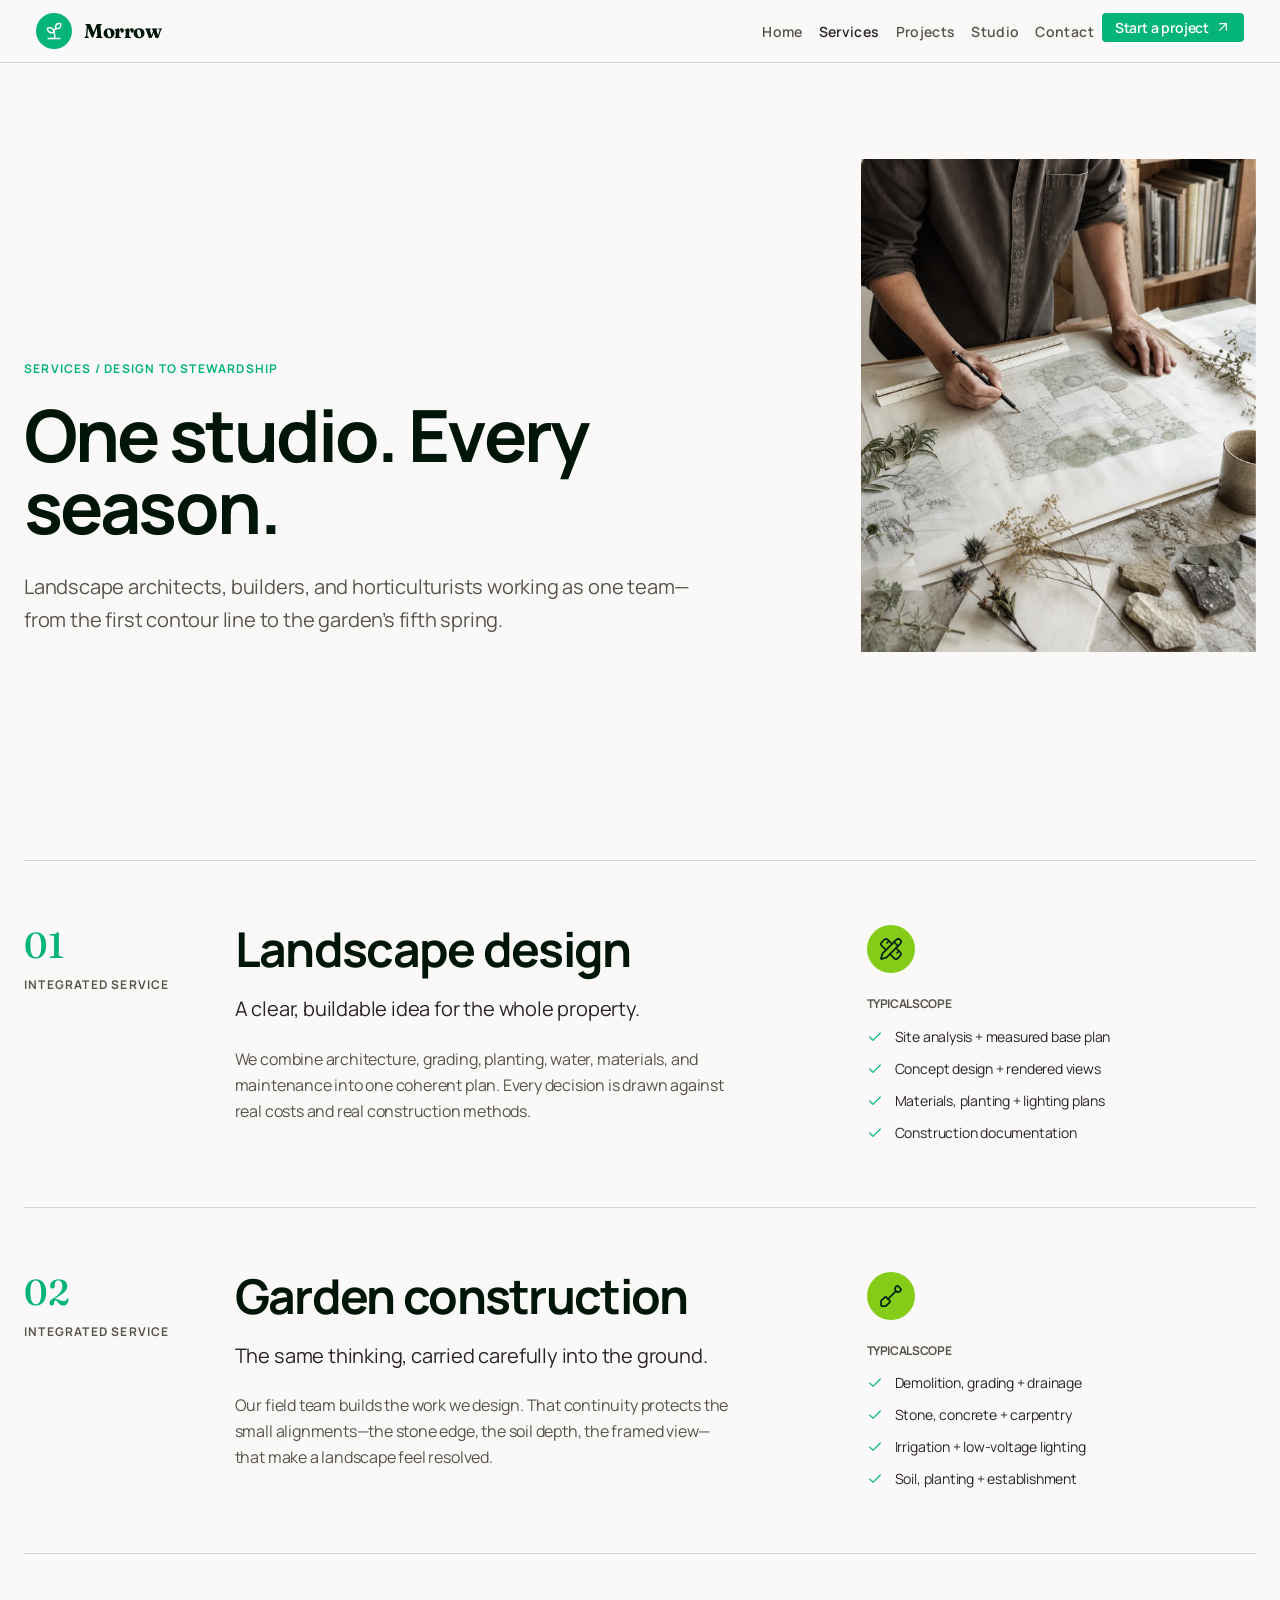
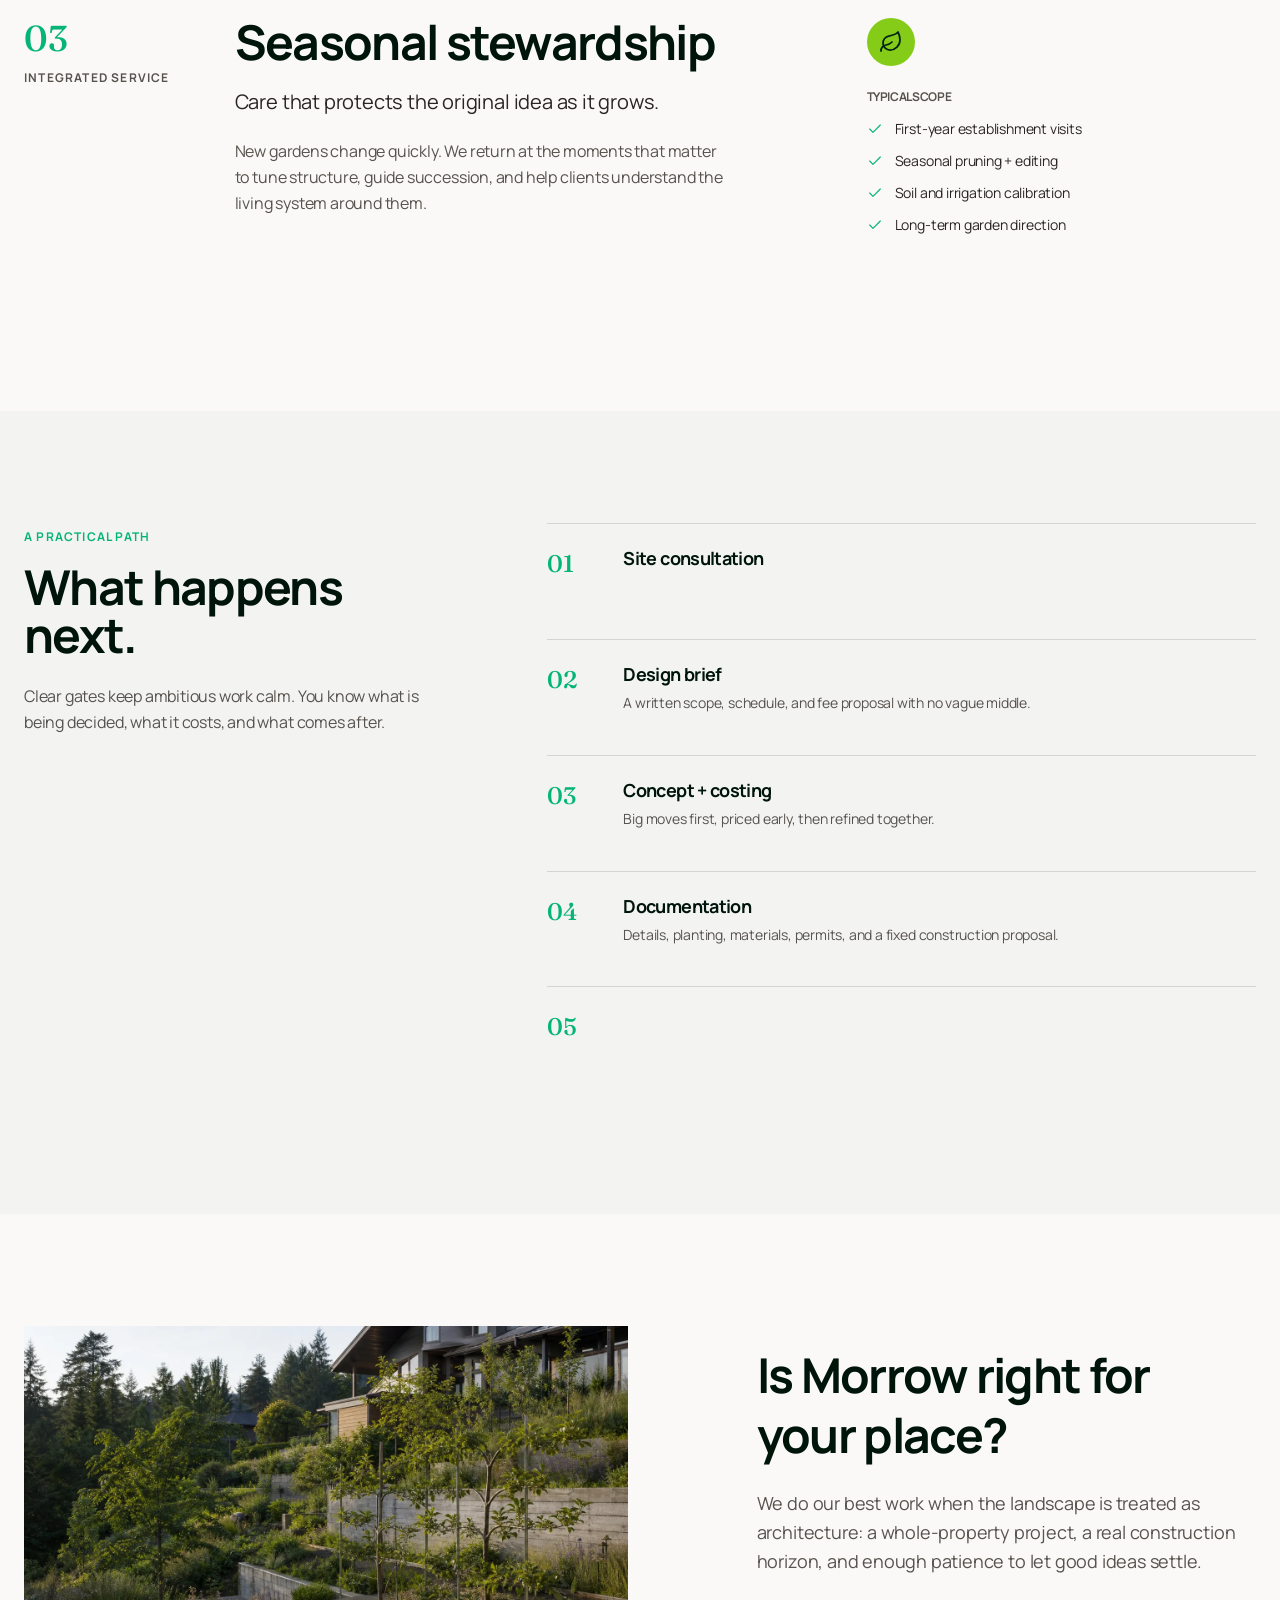
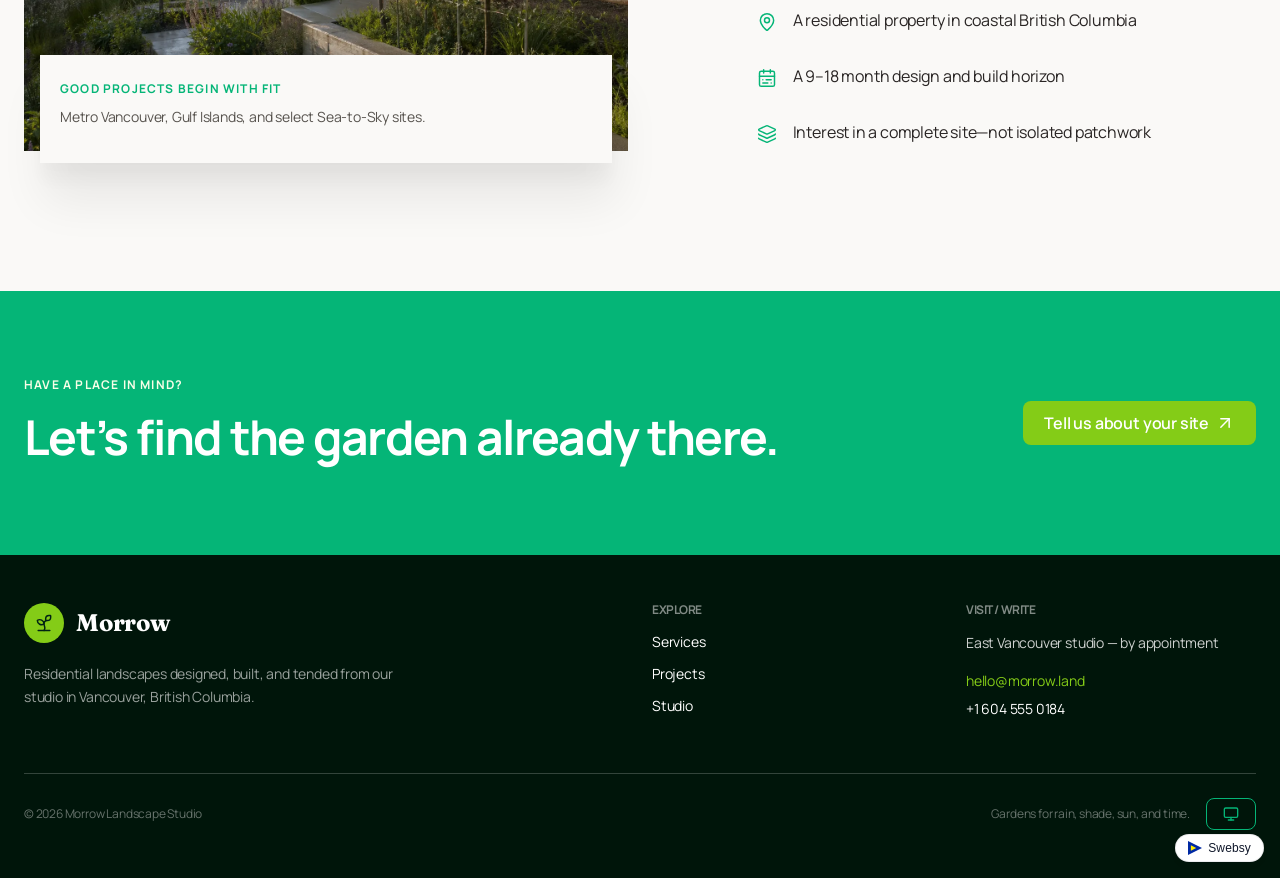
<file: services.html>
<!DOCTYPE html>
<!--!  ✦  BUILT WITH SWEBSY  ✦  ────────────────────────────────────────────

  Generated file. We do not recommend editing it by hand.

    ·  Nothing here comes back. Swebsy edits its own project file, not
       this folder, so hand edits never reach the editor.
    ·  The next export overwrites this file completely.
    ·  Class names and file names are generated and change per build.

  Edit the design where it sticks:
  https://studio.swebsy.com/create?template=morrow&ref=export

  More in README.md, next to this file.
────────────────────────────────────────────  -->

<html lang="en" dir="ltr" class="light">
  <head>
    <!-- Basic Meta Tags -->
    <meta charset="UTF-8" />
    <meta name="viewport" content="width=device-width, initial-scale=1.0" />
    <title>Morrow Landscape Studio | Residential Gardens, Built to Belong</title>
    <meta name="description" content="Thoughtful residential landscape design and construction for enduring Pacific Northwest gardens." />
    <meta name="keywords" content="residential landscaping, landscape design, garden construction, Pacific Northwest gardens, outdoor living" />
    <meta name="author" content="Morrow Landscape Studio" />
    <meta name="robots" content="index, follow" />
    <!-- Open Graph Meta Tags -->
    <meta property="og:title" content="Morrow Landscape Studio — Gardens, Built to Belong" />
    <meta property="og:description" content="Residential landscapes shaped around your home, your habits, and the seasons ahead." />
    <meta property="og:type" content="website" />
    <meta property="og:image" content="assets/og-card.png" />
    <!-- Twitter Card Meta Tags -->
    <meta name="twitter:card" content="summary_large_image" />
    <meta name="twitter:title" content="Morrow Landscape Studio" />
    <meta name="twitter:description" content="Residential gardens designed, planted, and built with lasting intention." />
    <meta name="twitter:image" content="assets/og-card.png" />
    <link rel="preload" href="fonts/google-fraunces-6NU78FyLNQOQZAnv9bYEvDiIdE9Ea92uemAk_WBq8U_9v0c2Wa0KxCBTeO-U.woff2" as="font" type="font/woff2" crossorigin="" />
    <link rel="preload" href="fonts/google-fraunces-6NU78FyLNQOQZAnv9bYEvDiIdE9Ea92uemAk_WBq8U_9v0c2Wa0KxCFTeO-U.woff2" as="font" type="font/woff2" crossorigin="" />
    <link rel="preload" href="fonts/google-fraunces-6NU78FyLNQOQZAnv9bYEvDiIdE9Ea92uemAk_WBq8U_9v0c2Wa0KxC9TeA.woff2" as="font" type="font/woff2" crossorigin="" />
    <link rel="preload" href="fonts/google-manrope-xn7gYHE41ni1AdIRggqxSuXd.woff2" as="font" type="font/woff2" crossorigin="" />
    <link rel="preload" href="fonts/google-manrope-xn7gYHE41ni1AdIRggOxSuXd.woff2" as="font" type="font/woff2" crossorigin="" />
    <link rel="preload" href="fonts/google-manrope-xn7gYHE41ni1AdIRggSxSuXd.woff2" as="font" type="font/woff2" crossorigin="" />
    <link rel="preload" href="fonts/google-manrope-xn7gYHE41ni1AdIRggixSuXd.woff2" as="font" type="font/woff2" crossorigin="" />
    <link rel="preload" href="fonts/google-manrope-xn7gYHE41ni1AdIRggmxSuXd.woff2" as="font" type="font/woff2" crossorigin="" />
    <link rel="preload" href="fonts/google-manrope-xn7gYHE41ni1AdIRggexSg.woff2" as="font" type="font/woff2" crossorigin="" />
    <!-- Swebsy color mode bootstrap -->
    <style>
      html.light {
        background: #ffffff;
        color: #1f2937;
        color-scheme: light;
      }

      html.dark {
        background: #030712;
        color: #f3f4f6;
        color-scheme: dark;
      }
    </style>
    <script>
      (function () {
        var storageKey = "swebsy:color-mode";
        var defaultMode = "light";
        var root = document.documentElement;
        function normalize(mode) {
          return mode === "light" || mode === "dark" || mode === "system" ? mode : null;
        }
        function readStoredMode() {
          try {
            return normalize(window.localStorage && window.localStorage.getItem(storageKey));
          } catch (_) {
            return null;
          }
        }
        function systemMode() {
          return window.matchMedia && window.matchMedia("(prefers-color-scheme: dark)").matches
            ? "dark"
            : "light";
        }
        function resolve(mode) {
          return mode === "system" ? systemMode() : mode;
        }
        var resolved = resolve(readStoredMode() || defaultMode);
        root.classList.remove("light", "dark");
        root.classList.add(resolved);
        root.style.colorScheme = resolved;
      })();
    </script>
    <!-- CSS Link -->
    <link rel="stylesheet" href="./css/styles.48c9acfe1d.css" />
  </head>

  <body>
    <nav
      data-navbar-collapse-on="md"
      aria-label="Primary navigation"
      data-swebsy-block-id="navigation"
      data-swebsy-block='{"tags":["navigation","header"],"description":"A sticky editorial navbar with a sprout mark, five page links, and a compact project CTA."}'
      id="i5bg-2-2"
      class="navbar navbar-expand-md bg-default border-b border-default sticky top-0 z-50"
    >
      <div data-navbar-part="container" id="ivl8zk" class="container px-4 md:px-6">
        <a href="./index.html" data-navbar-part="brand" id="ifnff3" class="navbar-brand flex items-center gap-3 no-underline"
          ><span id="i6jzsm" class="inline-flex size-9 items-center justify-center rounded-full bg-primary text-white"
            ><span data-icon-pack="stroke" data-icon-name="sprout" data-icon-decorative="true" data-icon-label="" aria-hidden="true" id="i26xop" class="inline-flex items-center leading-none size-5 [--icon-stroke:1.75]"
              ><svg xmlns="http://www.w3.org/2000/svg" width="100%" height="100%" viewBox="0 0 24 24" fill="none" stroke="currentColor" stroke-width="var(--icon-stroke, 2)" stroke-linecap="round" stroke-linejoin="round" aria-hidden="true">
                <path d="M14 9.536V7a4 4 0 0 1 4-4h1.5a.5.5 0 0 1 .5.5V5a4 4 0 0 1-4 4 4 4 0 0 0-4 4c0 2 1 3 1 5a5 5 0 0 1-1 3" />
                <path d="M4 9a5 5 0 0 1 8 4 5 5 0 0 1-8-4" />
                <path d="M5 21h14" /></svg></span></span
          ><strong id="ii498q" class="font-serif text-xl tracking-tight text-emphasis">Morrow</strong></a
        ><button type="button" data-navbar-part="toggler" data-swebsy-toggle="collapse" data-swebsy-target="#navbarMenu-c8448" aria-controls="navbarMenu-c8448" aria-expanded="false" aria-label="Toggle navigation" id="i6ynw3" class="btn btn-icon navbar-toggler">
          <span data-icon-pack="stroke" data-icon-name="menu" data-icon-decorative="true" data-icon-label="" aria-hidden="true" id="ik5jot" class="inline-flex items-center leading-none size-5 [--icon-stroke:1.75]"
            ><svg xmlns="http://www.w3.org/2000/svg" width="100%" height="100%" viewBox="0 0 24 24" fill="none" stroke="currentColor" stroke-width="var(--icon-stroke, 2)" stroke-linecap="round" stroke-linejoin="round" aria-hidden="true">
              <path d="M4 5h16" />
              <path d="M4 12h16" />
              <path d="M4 19h16" /></svg
          ></span>
        </button>
        <div data-navbar-part="collapse" id="morrowNavbar-2-2" class="collapse navbar-collapse">
          <ul data-navbar-part="links" id="irgnvy" class="navbar-nav ms-auto items-md-center gap-md-1">
            <li id="i3rhqy" class="nav-item"><a href="./index.html" id="i0h14x" class="nav-link text-sm font-semibold tracking-wide">Home</a></li>
            <li id="igkxet" class="nav-item"><a href="./services.html" id="ijez1a" class="nav-link text-sm font-semibold tracking-wide active" aria-current="page">Services</a></li>
            <li id="i34xvb" class="nav-item"><a href="./projects.html" id="is7wvl" class="nav-link text-sm font-semibold tracking-wide">Projects</a></li>
            <li id="iymb0x" class="nav-item"><a href="./studio.html" id="i5tfjy-4" class="nav-link text-sm font-semibold tracking-wide">Studio</a></li>
            <li id="ipli1j" class="nav-item"><a href="./contact.html" id="ijornv" class="nav-link text-sm font-semibold tracking-wide">Contact</a></li>
            <li id="ixopdr" class="nav-item ms-md-3">
              <a href="./contact.html" id="iobqnx" class="btn btn-primary btn-sm"
                ><span id="i3btya">Start a project</span
                ><span data-icon-pack="stroke" data-icon-name="arrow-up-right" data-icon-decorative="true" data-icon-label="" aria-hidden="true" id="ib9c8w" class="inline-flex items-center leading-none size-4 [--icon-stroke:1.75]"
                  ><svg xmlns="http://www.w3.org/2000/svg" width="100%" height="100%" viewBox="0 0 24 24" fill="none" stroke="currentColor" stroke-width="var(--icon-stroke, 2)" stroke-linecap="round" stroke-linejoin="round" aria-hidden="true">
                    <path d="M7 7h10v10" />
                    <path d="M7 17 17 7" /></svg></span
              ></a>
            </li>
          </ul>
        </div>
      </div>
    </nav>
    <div data-swebsy-block-id="services-hero" data-swebsy-block='{"tags":["hero","intro"],"description":"An editorial services header with oversized serif positioning copy and a tall studio process photograph."}' class="bg-default py-16 lg:py-24">
      <div class="container px-4 md:px-6">
        <div class="row items-end gap-y-12">
          <div class="col-12 lg:col-7">
            <span class="text-xs font-bold uppercase tracking-widest text-primary">Services / Design to stewardship</span>
            <h1 data-animate-trigger="scroll" id="ij5g5f" class="animate-soft-reveal-up mt-5 font-serif text-5xl leading-none text-emphasis md:text-7xl">One studio. Every season.</h1>
            <p data-animate-trigger="scroll" id="ira40a" class="animate-soft-reveal-up mt-7 max-w-2xl text-xl leading-relaxed text-muted">Landscape architects, builders, and horticulturists working as one team—from the first contour line to the garden’s fifth spring.</p>
          </div>
          <div class="col-12 lg:col-4 lg:offset-1">
            <img alt="Designer drawing a residential planting plan with stone and botanical samples" src="assets/5d2eb425-5947-4fd9-89ed-69e05af7eae7.webp" data-animate-trigger="scroll" id="itjumh" class="animate-soft-reveal-up aspect-[4/5] w-full object-cover" />
          </div>
        </div>
      </div>
    </div>
    <div data-swebsy-block-id="services-detailed-ledger" data-swebsy-block='{"tags":["features","content"],"description":"Three expansive ruled service rows combining positioning, explanatory copy, icons, and checked deliverable lists."}' class="container px-4 py-20 md:px-6 lg:py-28">
      <div class="grid gap-8 border-t border-default py-12 lg:grid-cols-12 lg:py-16">
        <div class="lg:col-span-2"><span class="font-serif text-4xl text-primary">01</span><span class="mt-3 block text-xs font-bold uppercase tracking-widest text-muted">Integrated service</span></div>
        <div class="lg:col-span-5">
          <h2 data-animate-trigger="scroll" id="it2clh" class="animate-soft-reveal-up font-serif text-4xl text-emphasis md:text-5xl">Landscape design</h2>
          <p data-animate-trigger="scroll" id="ir187l" class="animate-soft-reveal-up mt-5 text-xl leading-relaxed text-default">A clear, buildable idea for the whole property.</p>
          <p data-animate-trigger="scroll" id="ibu3gs" class="animate-soft-reveal-up mt-5 leading-relaxed text-muted">We combine architecture, grading, planting, water, materials, and maintenance into one coherent plan. Every decision is drawn against real costs and real construction methods.</p>
        </div>
        <div class="lg:col-span-4 lg:col-start-9">
          <span class="inline-flex size-12 items-center justify-center rounded-full bg-secondary text-primary-darker dark:text-primary-lighter"
            ><span data-icon-pack="stroke" data-icon-name="pencil-ruler" data-icon-decorative="true" data-icon-label="" aria-hidden="true" class="inline-flex items-center leading-none size-6 [--icon-stroke:1.75]"
              ><svg xmlns="http://www.w3.org/2000/svg" width="100%" height="100%" viewBox="0 0 24 24" fill="none" stroke="currentColor" stroke-width="var(--icon-stroke, 2)" stroke-linecap="round" stroke-linejoin="round" aria-hidden="true">
                <path d="M13 7 8.7 2.7a2.41 2.41 0 0 0-3.4 0L2.7 5.3a2.41 2.41 0 0 0 0 3.4L7 13" />
                <path d="m8 6 2-2" />
                <path d="m18 16 2-2" />
                <path d="m17 11 4.3 4.3c.94.94.94 2.46 0 3.4l-2.6 2.6c-.94.94-2.46.94-3.4 0L11 17" />
                <path d="M21.174 6.812a1 1 0 0 0-3.986-3.987L3.842 16.174a2 2 0 0 0-.5.83l-1.321 4.352a.5.5 0 0 0 .623.622l4.353-1.32a2 2 0 0 0 .83-.497z" />
                <path d="m15 5 4 4" /></svg></span
          ></span>
          <h3 data-animate-trigger="scroll" id="iakpzj" class="animate-soft-reveal-up mt-6 text-xs font-bold uppercase tracking-widest text-muted">Typical scope</h3>
          <ul class="list-none p-0 m-0 mt-4 grid gap-3">
            <li class="flex items-start gap-3 text-sm text-default">
              <span data-icon-pack="stroke" data-icon-name="check" data-icon-decorative="true" data-icon-label="" aria-hidden="true" class="inline-flex items-center leading-none mt-0.5 size-4 text-primary [--icon-stroke:1.75]"
                ><svg xmlns="http://www.w3.org/2000/svg" width="100%" height="100%" viewBox="0 0 24 24" fill="none" stroke="currentColor" stroke-width="var(--icon-stroke, 2)" stroke-linecap="round" stroke-linejoin="round" aria-hidden="true"><path d="M20 6 9 17l-5-5" /></svg></span
              ><span>Site analysis + measured base plan</span>
            </li>
            <li class="flex items-start gap-3 text-sm text-default">
              <span data-icon-pack="stroke" data-icon-name="check" data-icon-decorative="true" data-icon-label="" aria-hidden="true" class="inline-flex items-center leading-none mt-0.5 size-4 text-primary [--icon-stroke:1.75]"
                ><svg xmlns="http://www.w3.org/2000/svg" width="100%" height="100%" viewBox="0 0 24 24" fill="none" stroke="currentColor" stroke-width="var(--icon-stroke, 2)" stroke-linecap="round" stroke-linejoin="round" aria-hidden="true"><path d="M20 6 9 17l-5-5" /></svg></span
              ><span>Concept design + rendered views</span>
            </li>
            <li class="flex items-start gap-3 text-sm text-default">
              <span data-icon-pack="stroke" data-icon-name="check" data-icon-decorative="true" data-icon-label="" aria-hidden="true" class="inline-flex items-center leading-none mt-0.5 size-4 text-primary [--icon-stroke:1.75]"
                ><svg xmlns="http://www.w3.org/2000/svg" width="100%" height="100%" viewBox="0 0 24 24" fill="none" stroke="currentColor" stroke-width="var(--icon-stroke, 2)" stroke-linecap="round" stroke-linejoin="round" aria-hidden="true"><path d="M20 6 9 17l-5-5" /></svg></span
              ><span>Materials, planting + lighting plans</span>
            </li>
            <li class="flex items-start gap-3 text-sm text-default">
              <span data-icon-pack="stroke" data-icon-name="check" data-icon-decorative="true" data-icon-label="" aria-hidden="true" class="inline-flex items-center leading-none mt-0.5 size-4 text-primary [--icon-stroke:1.75]"
                ><svg xmlns="http://www.w3.org/2000/svg" width="100%" height="100%" viewBox="0 0 24 24" fill="none" stroke="currentColor" stroke-width="var(--icon-stroke, 2)" stroke-linecap="round" stroke-linejoin="round" aria-hidden="true"><path d="M20 6 9 17l-5-5" /></svg></span
              ><span>Construction documentation</span>
            </li>
          </ul>
        </div>
      </div>
      <div class="grid gap-8 border-t border-default py-12 lg:grid-cols-12 lg:py-16">
        <div class="lg:col-span-2"><span class="font-serif text-4xl text-primary">02</span><span class="mt-3 block text-xs font-bold uppercase tracking-widest text-muted">Integrated service</span></div>
        <div class="lg:col-span-5">
          <h2 data-animate-trigger="scroll" id="ity7bv" class="animate-soft-reveal-up font-serif text-4xl text-emphasis md:text-5xl">Garden construction</h2>
          <p data-animate-trigger="scroll" id="is64bx" class="animate-soft-reveal-up mt-5 text-xl leading-relaxed text-default">The same thinking, carried carefully into the ground.</p>
          <p data-animate-trigger="scroll" id="i3ws2s" class="animate-soft-reveal-up mt-5 leading-relaxed text-muted">Our field team builds the work we design. That continuity protects the small alignments—the stone edge, the soil depth, the framed view—that make a landscape feel resolved.</p>
        </div>
        <div class="lg:col-span-4 lg:col-start-9">
          <span class="inline-flex size-12 items-center justify-center rounded-full bg-secondary text-primary-darker dark:text-primary-lighter"
            ><span data-icon-pack="stroke" data-icon-name="shovel" data-icon-decorative="true" data-icon-label="" aria-hidden="true" class="inline-flex items-center leading-none size-6 [--icon-stroke:1.75]"
              ><svg xmlns="http://www.w3.org/2000/svg" width="100%" height="100%" viewBox="0 0 24 24" fill="none" stroke="currentColor" stroke-width="var(--icon-stroke, 2)" stroke-linecap="round" stroke-linejoin="round" aria-hidden="true">
                <path d="M21.56 4.56a1.5 1.5 0 0 1 0 2.122l-.47.47a3 3 0 0 1-4.212-.03 3 3 0 0 1 0-4.243l.44-.44a1.5 1.5 0 0 1 2.121 0z" />
                <path d="M3 22a1 1 0 0 1-1-1v-3.586a1 1 0 0 1 .293-.707l3.355-3.355a1.205 1.205 0 0 1 1.704 0l3.296 3.296a1.205 1.205 0 0 1 0 1.704l-3.355 3.355a1 1 0 0 1-.707.293z" />
                <path d="m9 15 7.879-7.878" /></svg></span
          ></span>
          <h3 data-animate-trigger="scroll" id="ifikf3" class="animate-soft-reveal-up mt-6 text-xs font-bold uppercase tracking-widest text-muted">Typical scope</h3>
          <ul class="list-none p-0 m-0 mt-4 grid gap-3">
            <li class="flex items-start gap-3 text-sm text-default">
              <span data-icon-pack="stroke" data-icon-name="check" data-icon-decorative="true" data-icon-label="" aria-hidden="true" class="inline-flex items-center leading-none mt-0.5 size-4 text-primary [--icon-stroke:1.75]"
                ><svg xmlns="http://www.w3.org/2000/svg" width="100%" height="100%" viewBox="0 0 24 24" fill="none" stroke="currentColor" stroke-width="var(--icon-stroke, 2)" stroke-linecap="round" stroke-linejoin="round" aria-hidden="true"><path d="M20 6 9 17l-5-5" /></svg></span
              ><span>Demolition, grading + drainage</span>
            </li>
            <li class="flex items-start gap-3 text-sm text-default">
              <span data-icon-pack="stroke" data-icon-name="check" data-icon-decorative="true" data-icon-label="" aria-hidden="true" class="inline-flex items-center leading-none mt-0.5 size-4 text-primary [--icon-stroke:1.75]"
                ><svg xmlns="http://www.w3.org/2000/svg" width="100%" height="100%" viewBox="0 0 24 24" fill="none" stroke="currentColor" stroke-width="var(--icon-stroke, 2)" stroke-linecap="round" stroke-linejoin="round" aria-hidden="true"><path d="M20 6 9 17l-5-5" /></svg></span
              ><span>Stone, concrete + carpentry</span>
            </li>
            <li class="flex items-start gap-3 text-sm text-default">
              <span data-icon-pack="stroke" data-icon-name="check" data-icon-decorative="true" data-icon-label="" aria-hidden="true" class="inline-flex items-center leading-none mt-0.5 size-4 text-primary [--icon-stroke:1.75]"
                ><svg xmlns="http://www.w3.org/2000/svg" width="100%" height="100%" viewBox="0 0 24 24" fill="none" stroke="currentColor" stroke-width="var(--icon-stroke, 2)" stroke-linecap="round" stroke-linejoin="round" aria-hidden="true"><path d="M20 6 9 17l-5-5" /></svg></span
              ><span>Irrigation + low-voltage lighting</span>
            </li>
            <li class="flex items-start gap-3 text-sm text-default">
              <span data-icon-pack="stroke" data-icon-name="check" data-icon-decorative="true" data-icon-label="" aria-hidden="true" class="inline-flex items-center leading-none mt-0.5 size-4 text-primary [--icon-stroke:1.75]"
                ><svg xmlns="http://www.w3.org/2000/svg" width="100%" height="100%" viewBox="0 0 24 24" fill="none" stroke="currentColor" stroke-width="var(--icon-stroke, 2)" stroke-linecap="round" stroke-linejoin="round" aria-hidden="true"><path d="M20 6 9 17l-5-5" /></svg></span
              ><span>Soil, planting + establishment</span>
            </li>
          </ul>
        </div>
      </div>
      <div class="grid gap-8 border-t border-default py-12 lg:grid-cols-12 lg:py-16">
        <div class="lg:col-span-2"><span class="font-serif text-4xl text-primary">03</span><span class="mt-3 block text-xs font-bold uppercase tracking-widest text-muted">Integrated service</span></div>
        <div class="lg:col-span-5">
          <h2 data-animate-trigger="scroll" id="ifhcam" class="animate-soft-reveal-up font-serif text-4xl text-emphasis md:text-5xl">Seasonal stewardship</h2>
          <p data-animate-trigger="scroll" id="iydrfl" class="animate-soft-reveal-up mt-5 text-xl leading-relaxed text-default">Care that protects the original idea as it grows.</p>
          <p data-animate-trigger="scroll" id="i7gmbl" class="animate-soft-reveal-up mt-5 leading-relaxed text-muted">New gardens change quickly. We return at the moments that matter to tune structure, guide succession, and help clients understand the living system around them.</p>
        </div>
        <div class="lg:col-span-4 lg:col-start-9">
          <span class="inline-flex size-12 items-center justify-center rounded-full bg-secondary text-primary-darker dark:text-primary-lighter"
            ><span data-icon-pack="stroke" data-icon-name="leaf" data-icon-decorative="true" data-icon-label="" aria-hidden="true" class="inline-flex items-center leading-none size-6 [--icon-stroke:1.75]"
              ><svg xmlns="http://www.w3.org/2000/svg" width="100%" height="100%" viewBox="0 0 24 24" fill="none" stroke="currentColor" stroke-width="var(--icon-stroke, 2)" stroke-linecap="round" stroke-linejoin="round" aria-hidden="true">
                <path d="M11 20A7 7 0 0 1 9.8 6.1C15.5 5 17 4.48 19 2c1 2 2 4.18 2 8 0 5.5-4.78 10-10 10Z" />
                <path d="M2 21c0-3 1.85-5.36 5.08-6C9.5 14.52 12 13 13 12" /></svg></span
          ></span>
          <h3 data-animate-trigger="scroll" id="i6ts2g" class="animate-soft-reveal-up mt-6 text-xs font-bold uppercase tracking-widest text-muted">Typical scope</h3>
          <ul class="list-none p-0 m-0 mt-4 grid gap-3">
            <li class="flex items-start gap-3 text-sm text-default">
              <span data-icon-pack="stroke" data-icon-name="check" data-icon-decorative="true" data-icon-label="" aria-hidden="true" class="inline-flex items-center leading-none mt-0.5 size-4 text-primary [--icon-stroke:1.75]"
                ><svg xmlns="http://www.w3.org/2000/svg" width="100%" height="100%" viewBox="0 0 24 24" fill="none" stroke="currentColor" stroke-width="var(--icon-stroke, 2)" stroke-linecap="round" stroke-linejoin="round" aria-hidden="true"><path d="M20 6 9 17l-5-5" /></svg></span
              ><span>First-year establishment visits</span>
            </li>
            <li class="flex items-start gap-3 text-sm text-default">
              <span data-icon-pack="stroke" data-icon-name="check" data-icon-decorative="true" data-icon-label="" aria-hidden="true" class="inline-flex items-center leading-none mt-0.5 size-4 text-primary [--icon-stroke:1.75]"
                ><svg xmlns="http://www.w3.org/2000/svg" width="100%" height="100%" viewBox="0 0 24 24" fill="none" stroke="currentColor" stroke-width="var(--icon-stroke, 2)" stroke-linecap="round" stroke-linejoin="round" aria-hidden="true"><path d="M20 6 9 17l-5-5" /></svg></span
              ><span>Seasonal pruning + editing</span>
            </li>
            <li class="flex items-start gap-3 text-sm text-default">
              <span data-icon-pack="stroke" data-icon-name="check" data-icon-decorative="true" data-icon-label="" aria-hidden="true" class="inline-flex items-center leading-none mt-0.5 size-4 text-primary [--icon-stroke:1.75]"
                ><svg xmlns="http://www.w3.org/2000/svg" width="100%" height="100%" viewBox="0 0 24 24" fill="none" stroke="currentColor" stroke-width="var(--icon-stroke, 2)" stroke-linecap="round" stroke-linejoin="round" aria-hidden="true"><path d="M20 6 9 17l-5-5" /></svg></span
              ><span>Soil and irrigation calibration</span>
            </li>
            <li class="flex items-start gap-3 text-sm text-default">
              <span data-icon-pack="stroke" data-icon-name="check" data-icon-decorative="true" data-icon-label="" aria-hidden="true" class="inline-flex items-center leading-none mt-0.5 size-4 text-primary [--icon-stroke:1.75]"
                ><svg xmlns="http://www.w3.org/2000/svg" width="100%" height="100%" viewBox="0 0 24 24" fill="none" stroke="currentColor" stroke-width="var(--icon-stroke, 2)" stroke-linecap="round" stroke-linejoin="round" aria-hidden="true"><path d="M20 6 9 17l-5-5" /></svg></span
              ><span>Long-term garden direction</span>
            </li>
          </ul>
        </div>
      </div>
    </div>
    <div data-swebsy-block-id="project-journey" data-swebsy-block='{"tags":["process","timeline"],"description":"A two-column five-stage project journey with numbered milestones and clear client expectations."}' class="bg-subtle py-20 lg:py-28">
      <div class="container px-4 md:px-6">
        <div class="row gap-y-12">
          <div class="col-12 lg:col-4">
            <span class="text-xs font-bold uppercase tracking-widest text-primary">A practical path</span>
            <h2 data-animate-trigger="scroll" id="i42e4j" class="animate-soft-reveal-up mt-4 font-serif text-4xl text-emphasis md:text-5xl">What happens next.</h2>
            <p data-animate-trigger="scroll" id="i3m53f" class="animate-soft-reveal-up mt-6 leading-relaxed text-muted">Clear gates keep ambitious work calm. You know what is being decided, what it costs, and what comes after.</p>
          </div>
          <div class="col-12 lg:col-7 lg:offset-1">
            <div class="grid gap-0">
              <div class="grid grid-cols-[3.5rem_1fr] gap-5 border-t border-default py-6">
                <span class="font-serif text-2xl text-primary">01</span>
                <div>
                  <h3 data-animate-trigger="scroll" id="ivzx92" class="animate-soft-reveal-up text-lg font-bold text-emphasis">Site consultation</h3>
                  <p data-animate-trigger="scroll" id="ia715g" class="animate-soft-reveal-up mt-2 text-sm leading-relaxed text-muted">Two hours on site to understand the place, priorities, constraints, and likely project range.</p>
                </div>
              </div>
              <div class="grid grid-cols-[3.5rem_1fr] gap-5 border-t border-default py-6">
                <span class="font-serif text-2xl text-primary">02</span>
                <div>
                  <h3 data-animate-trigger="scroll" id="ieim6i" class="animate-soft-reveal-up text-lg font-bold text-emphasis">Design brief</h3>
                  <p data-animate-trigger="scroll" id="iynnmi" class="animate-soft-reveal-up mt-2 text-sm leading-relaxed text-muted">A written scope, schedule, and fee proposal with no vague middle.</p>
                </div>
              </div>
              <div class="grid grid-cols-[3.5rem_1fr] gap-5 border-t border-default py-6">
                <span class="font-serif text-2xl text-primary">03</span>
                <div>
                  <h3 data-animate-trigger="scroll" id="idmyhe" class="animate-soft-reveal-up text-lg font-bold text-emphasis">Concept + costing</h3>
                  <p data-animate-trigger="scroll" id="i8ieo1" class="animate-soft-reveal-up mt-2 text-sm leading-relaxed text-muted">Big moves first, priced early, then refined together.</p>
                </div>
              </div>
              <div class="grid grid-cols-[3.5rem_1fr] gap-5 border-t border-default py-6">
                <span class="font-serif text-2xl text-primary">04</span>
                <div>
                  <h3 data-animate-trigger="scroll" id="iiit2d" class="animate-soft-reveal-up text-lg font-bold text-emphasis">Documentation</h3>
                  <p data-animate-trigger="scroll" id="ia7lcu" class="animate-soft-reveal-up mt-2 text-sm leading-relaxed text-muted">Details, planting, materials, permits, and a fixed construction proposal.</p>
                </div>
              </div>
              <div class="grid grid-cols-[3.5rem_1fr] gap-5 border-t border-default py-6">
                <span class="font-serif text-2xl text-primary">05</span>
                <div>
                  <h3 data-animate-trigger="scroll" id="i8bqip" class="animate-soft-reveal-up text-lg font-bold text-emphasis">Build + establish</h3>
                  <p data-animate-trigger="scroll" id="i7gomi" class="animate-soft-reveal-up mt-2 text-sm leading-relaxed text-muted">One field lead from mobilization through the first year of growth.</p>
                </div>
              </div>
            </div>
          </div>
        </div>
      </div>
    </div>
    <div data-swebsy-block-id="project-fit" data-swebsy-block='{"tags":["content","contact"],"description":"An image-led qualification section pairing a site photograph with geography, timeline, and scope fit signals."}' class="overflow-hidden bg-default py-20 lg:py-28">
      <div class="container px-4 md:px-6">
        <div class="row items-center gap-y-12">
          <div class="col-12 lg:col-6">
            <div class="relative">
              <img alt="Terraced residential hillside garden with orchard trees and concrete walls" src="assets/1f2944a2-6272-4a3b-9c36-be411655fd12.webp" data-animate-trigger="scroll" id="isz5k4" class="animate-soft-reveal-up aspect-[4/3] w-full object-cover" />
              <div class="absolute bottom-4 left-4 right-4 bg-default p-5 shadow-lg">
                <span class="text-xs font-bold uppercase tracking-widest text-primary">Good projects begin with fit</span>
                <p data-animate-trigger="scroll" id="i4p4il" class="animate-soft-reveal-up mt-2 text-sm text-muted">Metro Vancouver, Gulf Islands, and select Sea-to-Sky sites.</p>
              </div>
            </div>
          </div>
          <div class="col-12 lg:col-5 lg:offset-1">
            <h2 data-animate-trigger="scroll" id="iupk2j" class="animate-soft-reveal-up font-serif text-4xl leading-tight text-emphasis md:text-5xl">Is Morrow right for your place?</h2>
            <p data-animate-trigger="scroll" id="ig6k7w" class="animate-soft-reveal-up mt-6 text-lg leading-relaxed text-muted">We do our best work when the landscape is treated as architecture: a whole-property project, a real construction horizon, and enough patience to let good ideas settle.</p>
            <div class="mt-8 grid gap-4">
              <div class="flex items-start gap-4">
                <span data-icon-pack="stroke" data-icon-name="map-pin" data-icon-decorative="true" data-icon-label="" aria-hidden="true" class="inline-flex items-center leading-none mt-1 size-5 text-primary [--icon-stroke:1.75]"
                  ><svg xmlns="http://www.w3.org/2000/svg" width="100%" height="100%" viewBox="0 0 24 24" fill="none" stroke="currentColor" stroke-width="var(--icon-stroke, 2)" stroke-linecap="round" stroke-linejoin="round" aria-hidden="true">
                    <path d="M20 10c0 4.993-5.539 10.193-7.399 11.799a1 1 0 0 1-1.202 0C9.539 20.193 4 14.993 4 10a8 8 0 0 1 16 0" />
                    <circle cx="12" cy="10" r="3" /></svg
                ></span>
                <p data-animate-trigger="scroll" id="iwor2n" class="animate-soft-reveal-up text-default">A residential property in coastal British Columbia</p>
              </div>
              <div class="flex items-start gap-4">
                <span data-icon-pack="stroke" data-icon-name="calendar-range" data-icon-decorative="true" data-icon-label="" aria-hidden="true" class="inline-flex items-center leading-none mt-1 size-5 text-primary [--icon-stroke:1.75]"
                  ><svg xmlns="http://www.w3.org/2000/svg" width="100%" height="100%" viewBox="0 0 24 24" fill="none" stroke="currentColor" stroke-width="var(--icon-stroke, 2)" stroke-linecap="round" stroke-linejoin="round" aria-hidden="true">
                    <rect width="18" height="18" x="3" y="4" rx="2" />
                    <path d="M16 2v4" />
                    <path d="M3 10h18" />
                    <path d="M8 2v4" />
                    <path d="M17 14h-6" />
                    <path d="M13 18H7" />
                    <path d="M7 14h.01" />
                    <path d="M17 18h.01" /></svg
                ></span>
                <p data-animate-trigger="scroll" id="iczblb" class="animate-soft-reveal-up text-default">A 9–18 month design and build horizon</p>
              </div>
              <div class="flex items-start gap-4">
                <span data-icon-pack="stroke" data-icon-name="layers-3" data-icon-decorative="true" data-icon-label="" aria-hidden="true" class="inline-flex items-center leading-none mt-1 size-5 text-primary [--icon-stroke:1.75]"
                  ><svg xmlns="http://www.w3.org/2000/svg" width="100%" height="100%" viewBox="0 0 24 24" fill="none" stroke="currentColor" stroke-width="var(--icon-stroke, 2)" stroke-linecap="round" stroke-linejoin="round" aria-hidden="true">
                    <path d="M12.83 2.18a2 2 0 0 0-1.66 0L2.6 6.08a1 1 0 0 0 0 1.83l8.58 3.91a2 2 0 0 0 1.66 0l8.58-3.9a1 1 0 0 0 0-1.83z" />
                    <path d="M2 12a1 1 0 0 0 .58.91l8.6 3.91a2 2 0 0 0 1.65 0l8.58-3.9A1 1 0 0 0 22 12" />
                    <path d="M2 17a1 1 0 0 0 .58.91l8.6 3.91a2 2 0 0 0 1.65 0l8.58-3.9A1 1 0 0 0 22 17" /></svg
                ></span>
                <p data-animate-trigger="scroll" id="ilpkbg" class="animate-soft-reveal-up text-default">Interest in a complete site—not isolated patchwork</p>
              </div>
            </div>
          </div>
        </div>
      </div>
    </div>
    <div data-ai-symbol="true" data-swebsy-block-id="cta-project-inquiry" data-swebsy-block='{"tags":["cta","contact"],"description":"A high-impact project inquiry band with oversized serif copy and a contrasting action button."}' id="id33jj" class="bg-primary py-16 lg:py-20">
      <div id="ipktl2" class="container px-4 md:px-6">
        <div id="iuyc8v" class="row items-center gap-y-8">
          <div id="iil28p" class="col-12 lg:col-8">
            <span id="io336y" class="text-xs font-bold uppercase tracking-widest text-secondary-lighter">Have a place in mind?</span>
            <h2 id="iga4bi" data-animate-trigger="scroll" class="animate-soft-reveal-up mt-3 font-serif text-4xl leading-tight text-white md:text-5xl">Let’s find the garden already there.</h2>
          </div>
          <div id="iujo4e" class="col-12 lg:col-4 lg:text-right">
            <a href="./contact.html" id="i0d191" data-animate-trigger="scroll" class="animate-soft-reveal-up btn btn-secondary btn-lg"
              ><span id="i4qw5a">Tell us about your site</span
              ><span data-icon-pack="stroke" data-icon-name="arrow-up-right" data-icon-decorative="true" data-icon-label="" aria-hidden="true" id="i9now5" class="inline-flex items-center leading-none size-5 [--icon-stroke:1.75]"
                ><svg xmlns="http://www.w3.org/2000/svg" width="100%" height="100%" viewBox="0 0 24 24" fill="none" stroke="currentColor" stroke-width="var(--icon-stroke, 2)" stroke-linecap="round" stroke-linejoin="round" aria-hidden="true">
                  <path d="M7 7h10v10" />
                  <path d="M7 17 17 7" /></svg></span
            ></a>
          </div>
        </div>
      </div>
    </div>
    <div data-ai-symbol="true" data-swebsy-block-id="footer-studio" data-swebsy-block='{"tags":["footer","copyright","contact"],"description":"A dark multi-column studio footer with navigation, contact details, copyright, and theme switch."}' id="iv1xlh" class="bg-emphasis py-12 text-white">
      <div id="ilrrmr" class="container px-4 md:px-6">
        <div id="ik5bgb" class="row gap-y-10">
          <div id="i8cyzy" class="col-12 md:col-5">
            <div id="iw2gn1" class="flex items-center gap-3">
              <span id="isjqs2" class="inline-flex size-10 items-center justify-center rounded-full bg-secondary text-primary-darker dark:text-primary-lighter"
                ><span data-icon-pack="stroke" data-icon-name="sprout" data-icon-decorative="true" data-icon-label="" aria-hidden="true" id="iw2fvc" class="inline-flex items-center leading-none size-5 [--icon-stroke:1.75]"
                  ><svg xmlns="http://www.w3.org/2000/svg" width="100%" height="100%" viewBox="0 0 24 24" fill="none" stroke="currentColor" stroke-width="var(--icon-stroke, 2)" stroke-linecap="round" stroke-linejoin="round" aria-hidden="true">
                    <path d="M14 9.536V7a4 4 0 0 1 4-4h1.5a.5.5 0 0 1 .5.5V5a4 4 0 0 1-4 4 4 4 0 0 0-4 4c0 2 1 3 1 5a5 5 0 0 1-1 3" />
                    <path d="M4 9a5 5 0 0 1 8 4 5 5 0 0 1-8-4" />
                    <path d="M5 21h14" /></svg></span></span
              ><strong id="idt8ia" class="font-serif text-2xl">Morrow</strong>
            </div>
            <p id="i4anby" data-animate-trigger="scroll" class="animate-soft-reveal-up mt-5 max-w-sm text-sm leading-relaxed text-white/60">Residential landscapes designed, built, and tended from our studio in Vancouver, British Columbia.</p>
          </div>
          <div id="iupuze-4" class="col-12 sm:col-6 md:col-2 md:offset-1">
            <h3 id="i2z0pj-4" data-animate-trigger="scroll" class="animate-soft-reveal-up text-xs font-bold uppercase tracking-widest text-white/50">Explore</h3>
            <div id="i951il-4" class="mt-4 grid gap-3">
              <a href="./services.html" id="ic2gyc-4" data-animate-trigger="scroll" class="animate-soft-reveal-up text-sm text-white no-underline">Services</a
              ><a href="./projects.html" id="iblu61-4" data-animate-trigger="scroll" class="animate-soft-reveal-up text-sm text-white no-underline">Projects</a
              ><a href="./studio.html" id="idytjk-4" data-animate-trigger="scroll" class="animate-soft-reveal-up text-sm text-white no-underline">Studio</a>
            </div>
          </div>
          <div id="if9qpq-4" class="col-12 sm:col-6 md:col-3 md:offset-1">
            <h3 id="ih4j1c-4" data-animate-trigger="scroll" class="animate-soft-reveal-up text-xs font-bold uppercase tracking-widest text-white/50">Visit / write</h3>
            <p id="ilkdks-4" data-animate-trigger="scroll" class="animate-soft-reveal-up mt-4 text-sm leading-relaxed text-white/80">East Vancouver studio — by appointment</p>
            <a href="mailto:hello@morrow.land" id="ir6vbx-4" data-animate-trigger="scroll" class="animate-soft-reveal-up mt-3 block text-sm text-secondary no-underline">hello@morrow.land</a
            ><a href="tel:+16045550184" id="is552f-4" data-animate-trigger="scroll" class="animate-soft-reveal-up mt-2 block text-sm text-white no-underline">+1 604 555 0184</a>
          </div>
        </div>
        <div id="icde3h-3" class="mt-12 flex flex-col gap-4 border-t border-white/20 pt-6 text-xs text-white/40 md:flex-row md:items-center md:justify-between">
          <span id="i01n1k-3">© 2026 Morrow Landscape Studio</span>
          <div id="ir5gra" class="flex items-center gap-4">
            <span id="it75yh-3">Gardens for rain, shade, sun, and time.</span>
            <div data-dark-mode-switch="true" data-mode="system" data-switch-style="icon" role="group" aria-label="Theme toggle" id="i8t9cl-3" class="[--btn-border-color:var(--color-primary)] [&amp;&gt;.btn]:[--btn-border-color:var(--color-primary)] dark-mode-switch btn-group">
              <button type="button" data-theme-cycle-button="true" aria-label="Theme: System. Click to switch to Light." title="Theme: System. Click to switch to Light." id="ij6qii" class="btn dark-mode-switch__cycle inline-flex items-center justify-center btn-outline-primary">
                <span data-theme-mode-icon="system" id="ivesfx" class="inline-flex items-center justify-center leading-none size-4"
                  ><span data-icon-pack="stroke" data-icon-name="monitor" data-icon-decorative="false" data-icon-label="System theme" role="img" aria-label="System theme" id="ii6fxx" class="inline-flex items-center leading-none size-4 [--icon-stroke:2]"
                    ><svg xmlns="http://www.w3.org/2000/svg" width="100%" height="100%" viewBox="0 0 24 24" fill="none" stroke="currentColor" stroke-width="var(--icon-stroke, 2)" stroke-linecap="round" stroke-linejoin="round" aria-hidden="true">
                      <rect width="20" height="14" x="2" y="3" rx="2" />
                      <line x1="8" x2="16" y1="21" y2="21" />
                      <line x1="12" x2="12" y1="17" y2="21" /></svg></span></span
                ><span data-theme-mode-icon="light" hidden="hidden" id="ixqr2l" class="inline-flex items-center justify-center leading-none size-4"
                  ><span data-icon-pack="stroke" data-icon-name="sun" data-icon-decorative="false" data-icon-label="Light theme" role="img" aria-label="Light theme" id="ighkay" class="inline-flex items-center leading-none size-4 [--icon-stroke:2]"
                    ><svg xmlns="http://www.w3.org/2000/svg" width="100%" height="100%" viewBox="0 0 24 24" fill="none" stroke="currentColor" stroke-width="var(--icon-stroke, 2)" stroke-linecap="round" stroke-linejoin="round" aria-hidden="true">
                      <circle cx="12" cy="12" r="4" />
                      <path d="M12 2v2" />
                      <path d="M12 20v2" />
                      <path d="m4.93 4.93 1.41 1.41" />
                      <path d="m17.66 17.66 1.41 1.41" />
                      <path d="M2 12h2" />
                      <path d="M20 12h2" />
                      <path d="m6.34 17.66-1.41 1.41" />
                      <path d="m19.07 4.93-1.41 1.41" /></svg></span></span
                ><span data-theme-mode-icon="dark" hidden="hidden" id="izqqmk" class="inline-flex items-center justify-center leading-none size-4"
                  ><span data-icon-pack="stroke" data-icon-name="moon" data-icon-decorative="false" data-icon-label="Dark theme" role="img" aria-label="Dark theme" id="iq3lya" class="inline-flex items-center leading-none size-4 [--icon-stroke:2]"
                    ><svg xmlns="http://www.w3.org/2000/svg" width="100%" height="100%" viewBox="0 0 24 24" fill="none" stroke="currentColor" stroke-width="var(--icon-stroke, 2)" stroke-linecap="round" stroke-linejoin="round" aria-hidden="true">
                      <path d="M20.985 12.486a9 9 0 1 1-9.473-9.472c.405-.022.617.46.402.803a6 6 0 0 0 8.268 8.268c.344-.215.825-.004.803.401" /></svg></span
                ></span>
              </button>
            </div>
          </div>
        </div>
      </div>
    </div>
  </body>
  <!-- Swebsy Component Scripts -->
  <script src="./js/swebsy-components.dcbf4869e9.js" defer></script>
  <!-- Scroll Animation Observer -->
  <script src="js/swebsy-scroll-observer.5f2059a125.js"></script>
  <noscript
    ><style>
      [data-animate-trigger]{opacity:1!important;animation:none!important}
    </style></noscript
  >

  <!-- Swebsy Branding -->
  <a href="https://swebsy.com?utm_source=badge&utm_medium=referral" target="_blank" rel="noopener noreferrer" class="swebsy-badge" aria-label="Made with Swebsy">
    <svg class="swebsy-badge-mark" width="14" height="14" viewBox="0 0 128 128" xmlns="http://www.w3.org/2000/svg" aria-hidden="true">
      <path class="swebsy-badge-mark-outer" d="M128 64L0 0L0 128L128 64Z" />
      <path class="swebsy-badge-mark-inner" d="M75 63.5L26 39L26 88L75 63.5Z" />
    </svg>
    <span class="swebsy-badge-text">Swebsy</span>
  </a>
</html>
</file>
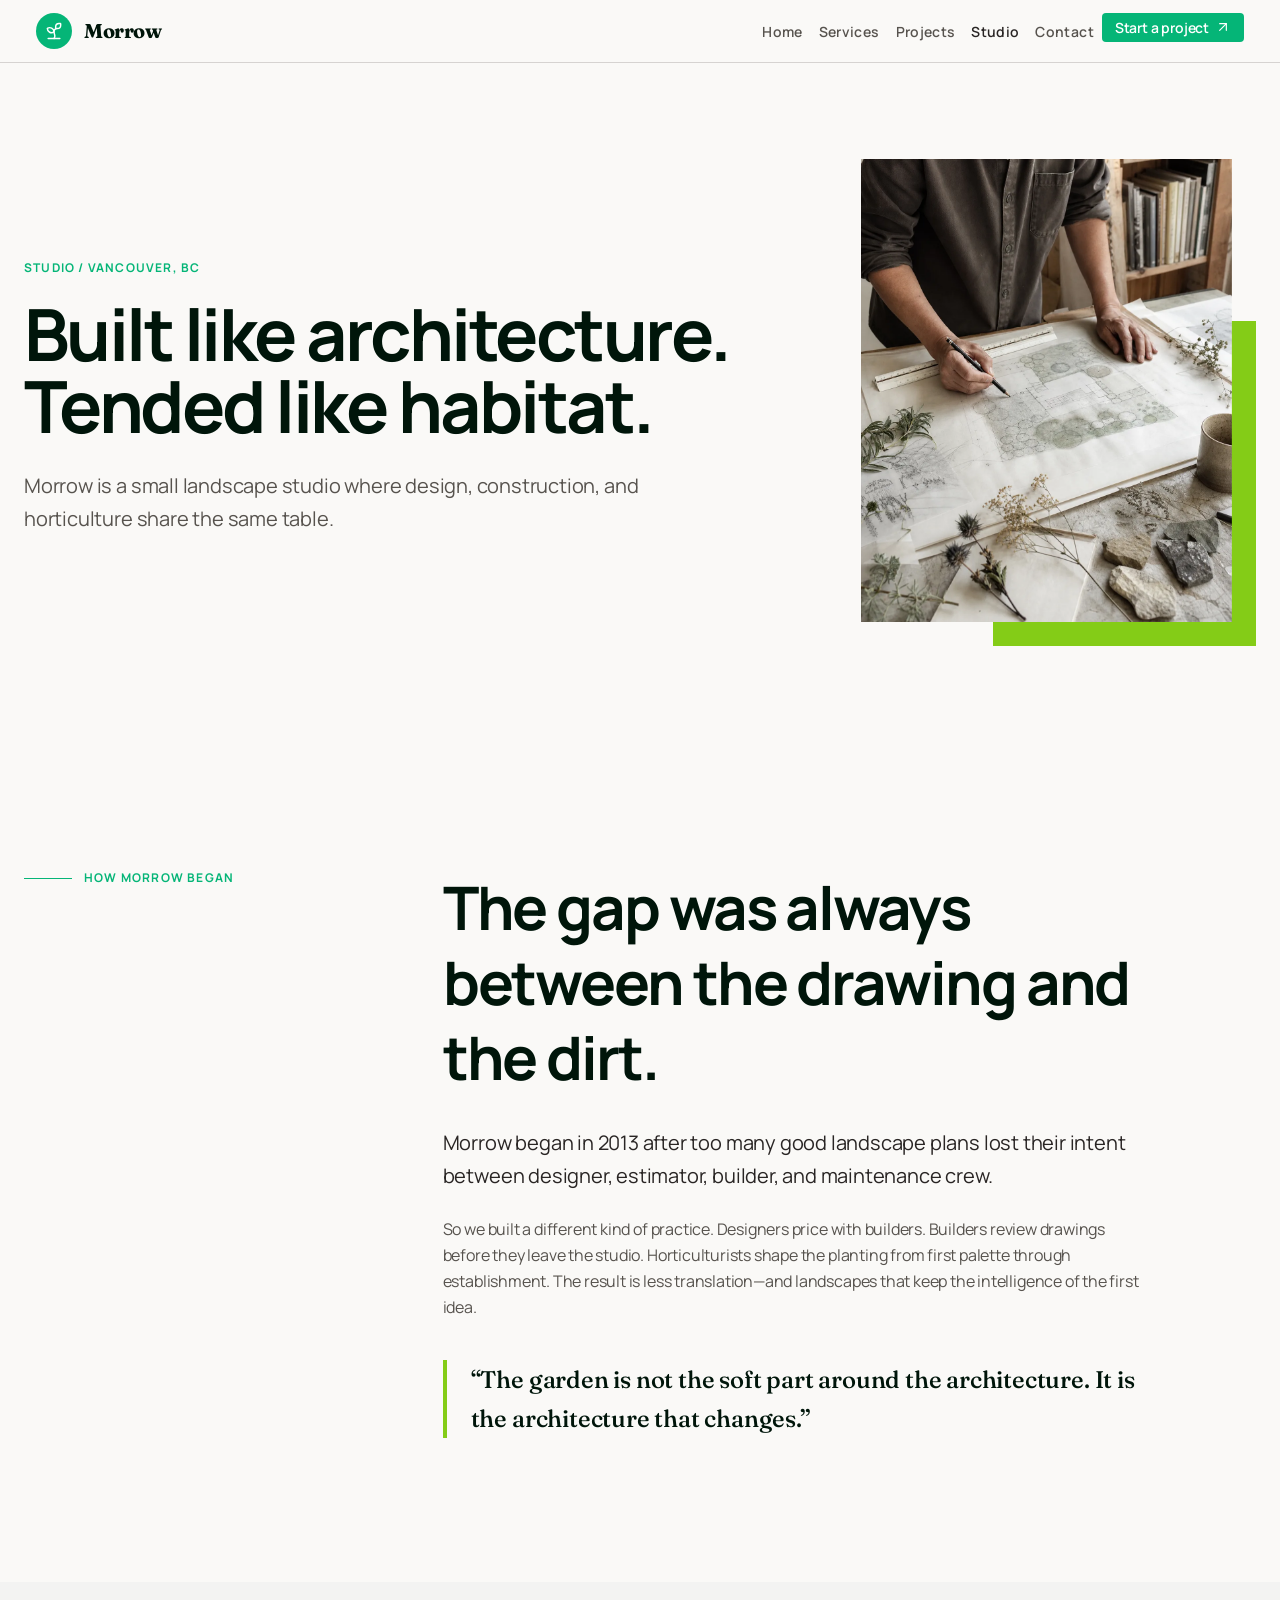
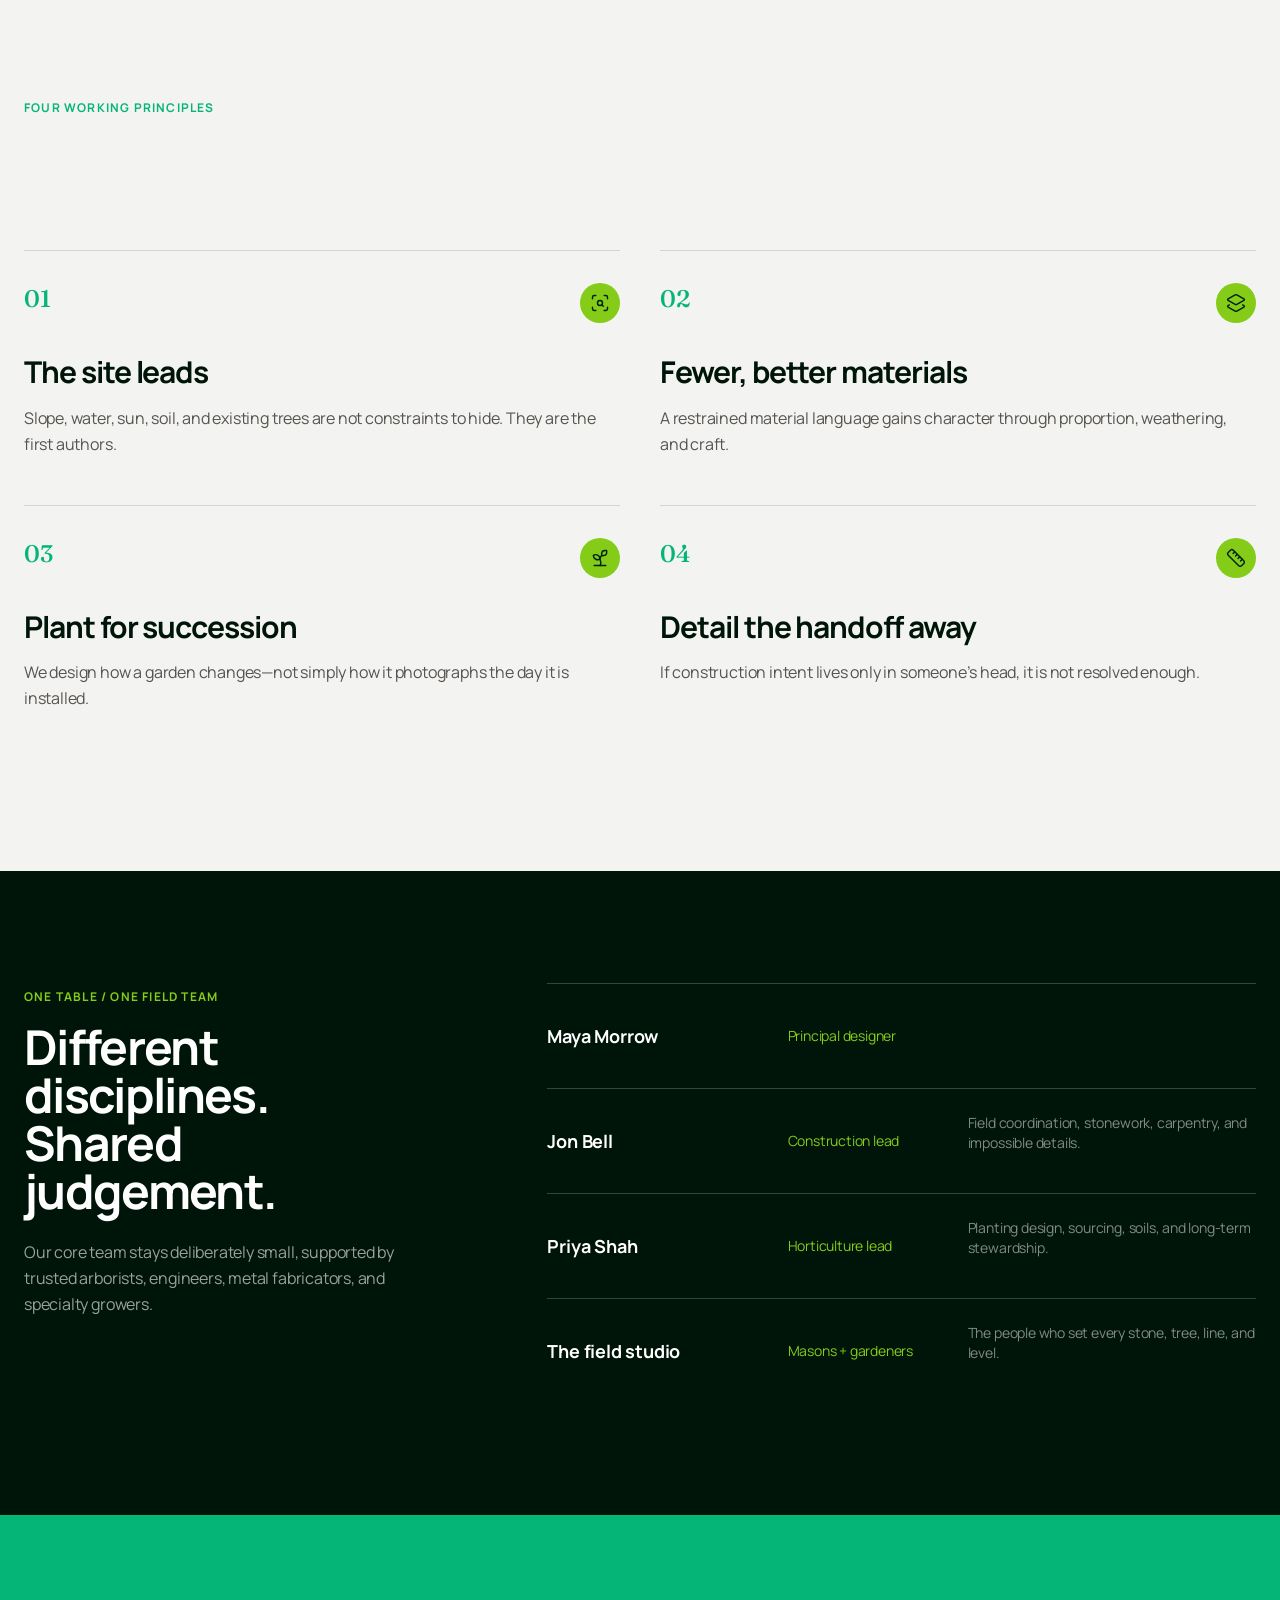
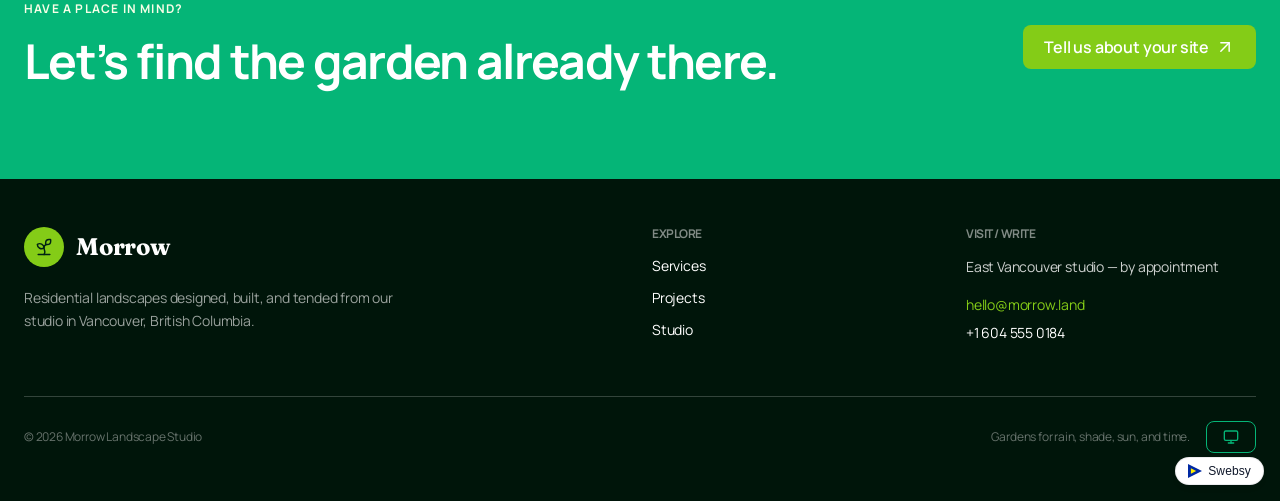
<file: studio.html>
<!DOCTYPE html>
<!--!  ✦  BUILT WITH SWEBSY  ✦  ────────────────────────────────────────────

  Generated file. We do not recommend editing it by hand.

    ·  Nothing here comes back. Swebsy edits its own project file, not
       this folder, so hand edits never reach the editor.
    ·  The next export overwrites this file completely.
    ·  Class names and file names are generated and change per build.

  Edit the design where it sticks:
  https://studio.swebsy.com/create?template=morrow&ref=export

  More in README.md, next to this file.
────────────────────────────────────────────  -->

<html lang="en" dir="ltr" class="light">
  <head>
    <!-- Basic Meta Tags -->
    <meta charset="UTF-8" />
    <meta name="viewport" content="width=device-width, initial-scale=1.0" />
    <title>Morrow Landscape Studio | Residential Gardens, Built to Belong</title>
    <meta name="description" content="Thoughtful residential landscape design and construction for enduring Pacific Northwest gardens." />
    <meta name="keywords" content="residential landscaping, landscape design, garden construction, Pacific Northwest gardens, outdoor living" />
    <meta name="author" content="Morrow Landscape Studio" />
    <meta name="robots" content="index, follow" />
    <!-- Open Graph Meta Tags -->
    <meta property="og:title" content="Morrow Landscape Studio — Gardens, Built to Belong" />
    <meta property="og:description" content="Residential landscapes shaped around your home, your habits, and the seasons ahead." />
    <meta property="og:type" content="website" />
    <meta property="og:image" content="assets/og-card.png" />
    <!-- Twitter Card Meta Tags -->
    <meta name="twitter:card" content="summary_large_image" />
    <meta name="twitter:title" content="Morrow Landscape Studio" />
    <meta name="twitter:description" content="Residential gardens designed, planted, and built with lasting intention." />
    <meta name="twitter:image" content="assets/og-card.png" />
    <link rel="preload" href="fonts/google-fraunces-6NU78FyLNQOQZAnv9bYEvDiIdE9Ea92uemAk_WBq8U_9v0c2Wa0KxCBTeO-U.woff2" as="font" type="font/woff2" crossorigin="" />
    <link rel="preload" href="fonts/google-fraunces-6NU78FyLNQOQZAnv9bYEvDiIdE9Ea92uemAk_WBq8U_9v0c2Wa0KxCFTeO-U.woff2" as="font" type="font/woff2" crossorigin="" />
    <link rel="preload" href="fonts/google-fraunces-6NU78FyLNQOQZAnv9bYEvDiIdE9Ea92uemAk_WBq8U_9v0c2Wa0KxC9TeA.woff2" as="font" type="font/woff2" crossorigin="" />
    <link rel="preload" href="fonts/google-manrope-xn7gYHE41ni1AdIRggqxSuXd.woff2" as="font" type="font/woff2" crossorigin="" />
    <link rel="preload" href="fonts/google-manrope-xn7gYHE41ni1AdIRggOxSuXd.woff2" as="font" type="font/woff2" crossorigin="" />
    <link rel="preload" href="fonts/google-manrope-xn7gYHE41ni1AdIRggSxSuXd.woff2" as="font" type="font/woff2" crossorigin="" />
    <link rel="preload" href="fonts/google-manrope-xn7gYHE41ni1AdIRggixSuXd.woff2" as="font" type="font/woff2" crossorigin="" />
    <link rel="preload" href="fonts/google-manrope-xn7gYHE41ni1AdIRggmxSuXd.woff2" as="font" type="font/woff2" crossorigin="" />
    <link rel="preload" href="fonts/google-manrope-xn7gYHE41ni1AdIRggexSg.woff2" as="font" type="font/woff2" crossorigin="" />
    <!-- Swebsy color mode bootstrap -->
    <style>
      html.light {
        background: #ffffff;
        color: #1f2937;
        color-scheme: light;
      }

      html.dark {
        background: #030712;
        color: #f3f4f6;
        color-scheme: dark;
      }
    </style>
    <script>
      (function () {
        var storageKey = "swebsy:color-mode";
        var defaultMode = "light";
        var root = document.documentElement;
        function normalize(mode) {
          return mode === "light" || mode === "dark" || mode === "system" ? mode : null;
        }
        function readStoredMode() {
          try {
            return normalize(window.localStorage && window.localStorage.getItem(storageKey));
          } catch (_) {
            return null;
          }
        }
        function systemMode() {
          return window.matchMedia && window.matchMedia("(prefers-color-scheme: dark)").matches
            ? "dark"
            : "light";
        }
        function resolve(mode) {
          return mode === "system" ? systemMode() : mode;
        }
        var resolved = resolve(readStoredMode() || defaultMode);
        root.classList.remove("light", "dark");
        root.classList.add(resolved);
        root.style.colorScheme = resolved;
      })();
    </script>
    <!-- CSS Link -->
    <link rel="stylesheet" href="./css/styles.48c9acfe1d.css" />
  </head>

  <body>
    <nav
      data-navbar-collapse-on="md"
      aria-label="Primary navigation"
      data-swebsy-block-id="navigation"
      data-swebsy-block='{"tags":["navigation","header"],"description":"A sticky editorial navbar with a sprout mark, five page links, and a compact project CTA."}'
      id="i5bg-2-4"
      class="navbar navbar-expand-md bg-default border-b border-default sticky top-0 z-50"
    >
      <div data-navbar-part="container" id="iqkcmx" class="container px-4 md:px-6">
        <a href="./index.html" data-navbar-part="brand" id="i07lip" class="navbar-brand flex items-center gap-3 no-underline"
          ><span id="ipi5c3" class="inline-flex size-9 items-center justify-center rounded-full bg-primary text-white"
            ><span data-icon-pack="stroke" data-icon-name="sprout" data-icon-decorative="true" data-icon-label="" aria-hidden="true" id="iv5qel" class="inline-flex items-center leading-none size-5 [--icon-stroke:1.75]"
              ><svg xmlns="http://www.w3.org/2000/svg" width="100%" height="100%" viewBox="0 0 24 24" fill="none" stroke="currentColor" stroke-width="var(--icon-stroke, 2)" stroke-linecap="round" stroke-linejoin="round" aria-hidden="true">
                <path d="M14 9.536V7a4 4 0 0 1 4-4h1.5a.5.5 0 0 1 .5.5V5a4 4 0 0 1-4 4 4 4 0 0 0-4 4c0 2 1 3 1 5a5 5 0 0 1-1 3" />
                <path d="M4 9a5 5 0 0 1 8 4 5 5 0 0 1-8-4" />
                <path d="M5 21h14" /></svg></span></span
          ><strong id="imdt15" class="font-serif text-xl tracking-tight text-emphasis">Morrow</strong></a
        ><button type="button" data-navbar-part="toggler" data-swebsy-toggle="collapse" data-swebsy-target="#navbarMenu-c8448" aria-controls="navbarMenu-c8448" aria-expanded="false" aria-label="Toggle navigation" id="in6tja" class="btn btn-icon navbar-toggler">
          <span data-icon-pack="stroke" data-icon-name="menu" data-icon-decorative="true" data-icon-label="" aria-hidden="true" id="iz61ew" class="inline-flex items-center leading-none size-5 [--icon-stroke:1.75]"
            ><svg xmlns="http://www.w3.org/2000/svg" width="100%" height="100%" viewBox="0 0 24 24" fill="none" stroke="currentColor" stroke-width="var(--icon-stroke, 2)" stroke-linecap="round" stroke-linejoin="round" aria-hidden="true">
              <path d="M4 5h16" />
              <path d="M4 12h16" />
              <path d="M4 19h16" /></svg
          ></span>
        </button>
        <div data-navbar-part="collapse" id="morrowNavbar-2-4" class="collapse navbar-collapse">
          <ul data-navbar-part="links" id="iaa0wx" class="navbar-nav ms-auto items-md-center gap-md-1">
            <li id="i622s6" class="nav-item"><a href="./index.html" id="ig0mka" class="nav-link text-sm font-semibold tracking-wide">Home</a></li>
            <li id="i0uccd" class="nav-item"><a href="./services.html" id="i630di" class="nav-link text-sm font-semibold tracking-wide">Services</a></li>
            <li id="ioacbl" class="nav-item"><a href="./projects.html" id="idwf8h" class="nav-link text-sm font-semibold tracking-wide">Projects</a></li>
            <li id="i73gje" class="nav-item"><a href="./studio.html" id="i5tfjy-6" class="nav-link text-sm font-semibold tracking-wide active" aria-current="page">Studio</a></li>
            <li id="iw85cv" class="nav-item"><a href="./contact.html" id="i9losh" class="nav-link text-sm font-semibold tracking-wide">Contact</a></li>
            <li id="ie45fb" class="nav-item ms-md-3">
              <a href="./contact.html" id="ibx5hq" class="btn btn-primary btn-sm"
                ><span id="isqgjf">Start a project</span
                ><span data-icon-pack="stroke" data-icon-name="arrow-up-right" data-icon-decorative="true" data-icon-label="" aria-hidden="true" id="i53vvh" class="inline-flex items-center leading-none size-4 [--icon-stroke:1.75]"
                  ><svg xmlns="http://www.w3.org/2000/svg" width="100%" height="100%" viewBox="0 0 24 24" fill="none" stroke="currentColor" stroke-width="var(--icon-stroke, 2)" stroke-linecap="round" stroke-linejoin="round" aria-hidden="true">
                    <path d="M7 7h10v10" />
                    <path d="M7 17 17 7" /></svg></span
              ></a>
            </li>
          </ul>
        </div>
      </div>
    </nav>
    <div data-swebsy-block-id="studio-hero" data-swebsy-block='{"tags":["hero","about"],"description":"A studio-introduction hero pairing oversized practice positioning with an offset process photograph and color mat."}' class="overflow-hidden bg-default py-16 lg:py-24">
      <div class="container px-4 md:px-6">
        <div class="row items-center gap-y-12">
          <div class="col-12 lg:col-7">
            <span class="text-xs font-bold uppercase tracking-widest text-primary">Studio / Vancouver, BC</span>
            <h1 data-animate-trigger="scroll" id="i9zm2k" class="animate-soft-reveal-up mt-5 max-w-4xl font-serif text-5xl leading-none text-emphasis md:text-7xl">Built like architecture. Tended like habitat.</h1>
            <p data-animate-trigger="scroll" id="i4p8uw" class="animate-soft-reveal-up mt-7 max-w-2xl text-xl leading-relaxed text-muted">Morrow is a small landscape studio where design, construction, and horticulture share the same table.</p>
          </div>
          <div class="col-12 lg:col-4 lg:offset-1">
            <div class="relative pr-6 pb-6">
              <span class="absolute bottom-0 right-0 block h-2/3 w-2/3 bg-secondary"></span
              ><img alt="Landscape designer developing a planting plan by hand in the Morrow studio" src="assets/5d2eb425-5947-4fd9-89ed-69e05af7eae7.webp" data-animate-trigger="scroll" id="i08kcy" class="animate-soft-reveal-up relative z-10 aspect-[4/5] w-full object-cover" />
            </div>
          </div>
        </div>
      </div>
    </div>
    <div data-swebsy-block-id="studio-origin-story" data-swebsy-block='{"tags":["about","content"],"description":"A ruled editorial origin story with a large headline, two narrative paragraphs, and a pull quote."}' class="container px-4 py-20 md:px-6 lg:py-32">
      <div class="row gap-y-12">
        <div class="col-12 md:col-4">
          <div class="flex items-center gap-3"><span class="inline-block h-px w-12 bg-primary"></span><span class="text-xs font-bold uppercase tracking-widest text-primary">How Morrow began</span></div>
        </div>
        <div class="col-12 md:col-8 lg:col-7">
          <h2 data-animate-trigger="scroll" id="iqyxwc" class="animate-soft-reveal-up font-serif text-4xl leading-tight text-emphasis md:text-6xl">The gap was always between the drawing and the dirt.</h2>
          <p data-animate-trigger="scroll" id="id2gzj" class="animate-soft-reveal-up mt-8 text-xl leading-relaxed text-default">Morrow began in 2013 after too many good landscape plans lost their intent between designer, estimator, builder, and maintenance crew.</p>
          <p data-animate-trigger="scroll" id="i41d59" class="animate-soft-reveal-up mt-6 leading-relaxed text-muted">
            So we built a different kind of practice. Designers price with builders. Builders review drawings before they leave the studio. Horticulturists shape the planting from first palette through establishment. The result is less translation—and landscapes that keep the intelligence of the
            first idea.
          </p>
          <blockquote data-animate-trigger="scroll" id="i3ei2u" class="animate-soft-reveal-up mt-10 border-l-4 border-secondary pl-6 font-serif text-2xl leading-relaxed text-emphasis">“The garden is not the soft part around the architecture. It is the architecture that changes.”</blockquote>
        </div>
      </div>
    </div>
    <div data-swebsy-block-id="studio-principles" data-swebsy-block='{"tags":["features","about"],"description":"A two-column grid of four numbered working principles with circular icons and explanatory copy."}' class="bg-subtle py-20 lg:py-28">
      <div class="container px-4 md:px-6">
        <div class="row items-end gap-y-6 mb-12">
          <div class="col-12 lg:col-8">
            <span class="text-xs font-bold uppercase tracking-widest text-primary">Four working principles</span>
            <h2 data-animate-trigger="scroll" id="ilqyuh" class="animate-soft-reveal-up mt-4 font-serif text-4xl text-emphasis md:text-6xl">What the work answers to.</h2>
          </div>
        </div>
        <div class="grid gap-x-10 md:grid-cols-2">
          <div class="border-t border-default py-8">
            <div class="flex items-start justify-between gap-6">
              <span class="font-serif text-2xl text-primary">01</span
              ><span class="inline-flex size-10 items-center justify-center rounded-full bg-secondary text-primary-darker dark:text-primary-lighter"
                ><span data-icon-pack="stroke" data-icon-name="scan-search" data-icon-decorative="true" data-icon-label="" aria-hidden="true" class="inline-flex items-center leading-none size-5 [--icon-stroke:1.75]"
                  ><svg xmlns="http://www.w3.org/2000/svg" width="100%" height="100%" viewBox="0 0 24 24" fill="none" stroke="currentColor" stroke-width="var(--icon-stroke, 2)" stroke-linecap="round" stroke-linejoin="round" aria-hidden="true">
                    <path d="M3 7V5a2 2 0 0 1 2-2h2" />
                    <path d="M17 3h2a2 2 0 0 1 2 2v2" />
                    <path d="M21 17v2a2 2 0 0 1-2 2h-2" />
                    <path d="M7 21H5a2 2 0 0 1-2-2v-2" />
                    <circle cx="12" cy="12" r="3" />
                    <path d="m16 16-1.9-1.9" /></svg></span
              ></span>
            </div>
            <h3 data-animate-trigger="scroll" id="isxu4j" class="animate-soft-reveal-up mt-8 font-serif text-3xl text-emphasis">The site leads</h3>
            <p data-animate-trigger="scroll" id="in6ksl" class="animate-soft-reveal-up mt-4 leading-relaxed text-muted">Slope, water, sun, soil, and existing trees are not constraints to hide. They are the first authors.</p>
          </div>
          <div class="border-t border-default py-8">
            <div class="flex items-start justify-between gap-6">
              <span class="font-serif text-2xl text-primary">02</span
              ><span class="inline-flex size-10 items-center justify-center rounded-full bg-secondary text-primary-darker dark:text-primary-lighter"
                ><span data-icon-pack="stroke" data-icon-name="layers-2" data-icon-decorative="true" data-icon-label="" aria-hidden="true" class="inline-flex items-center leading-none size-5 [--icon-stroke:1.75]"
                  ><svg xmlns="http://www.w3.org/2000/svg" width="100%" height="100%" viewBox="0 0 24 24" fill="none" stroke="currentColor" stroke-width="var(--icon-stroke, 2)" stroke-linecap="round" stroke-linejoin="round" aria-hidden="true">
                    <path d="M13 13.74a2 2 0 0 1-2 0L2.5 8.87a1 1 0 0 1 0-1.74L11 2.26a2 2 0 0 1 2 0l8.5 4.87a1 1 0 0 1 0 1.74z" />
                    <path d="m20 14.285 1.5.845a1 1 0 0 1 0 1.74L13 21.74a2 2 0 0 1-2 0l-8.5-4.87a1 1 0 0 1 0-1.74l1.5-.845" /></svg></span
              ></span>
            </div>
            <h3 data-animate-trigger="scroll" id="iumfw6" class="animate-soft-reveal-up mt-8 font-serif text-3xl text-emphasis">Fewer, better materials</h3>
            <p data-animate-trigger="scroll" id="inorc9" class="animate-soft-reveal-up mt-4 leading-relaxed text-muted">A restrained material language gains character through proportion, weathering, and craft.</p>
          </div>
          <div class="border-t border-default py-8">
            <div class="flex items-start justify-between gap-6">
              <span class="font-serif text-2xl text-primary">03</span
              ><span class="inline-flex size-10 items-center justify-center rounded-full bg-secondary text-primary-darker dark:text-primary-lighter"
                ><span data-icon-pack="stroke" data-icon-name="sprout" data-icon-decorative="true" data-icon-label="" aria-hidden="true" class="inline-flex items-center leading-none size-5 [--icon-stroke:1.75]"
                  ><svg xmlns="http://www.w3.org/2000/svg" width="100%" height="100%" viewBox="0 0 24 24" fill="none" stroke="currentColor" stroke-width="var(--icon-stroke, 2)" stroke-linecap="round" stroke-linejoin="round" aria-hidden="true">
                    <path d="M14 9.536V7a4 4 0 0 1 4-4h1.5a.5.5 0 0 1 .5.5V5a4 4 0 0 1-4 4 4 4 0 0 0-4 4c0 2 1 3 1 5a5 5 0 0 1-1 3" />
                    <path d="M4 9a5 5 0 0 1 8 4 5 5 0 0 1-8-4" />
                    <path d="M5 21h14" /></svg></span
              ></span>
            </div>
            <h3 data-animate-trigger="scroll" id="iqns8r" class="animate-soft-reveal-up mt-8 font-serif text-3xl text-emphasis">Plant for succession</h3>
            <p data-animate-trigger="scroll" id="is2rym" class="animate-soft-reveal-up mt-4 leading-relaxed text-muted">We design how a garden changes—not simply how it photographs the day it is installed.</p>
          </div>
          <div class="border-t border-default py-8">
            <div class="flex items-start justify-between gap-6">
              <span class="font-serif text-2xl text-primary">04</span
              ><span class="inline-flex size-10 items-center justify-center rounded-full bg-secondary text-primary-darker dark:text-primary-lighter"
                ><span data-icon-pack="stroke" data-icon-name="ruler" data-icon-decorative="true" data-icon-label="" aria-hidden="true" class="inline-flex items-center leading-none size-5 [--icon-stroke:1.75]"
                  ><svg xmlns="http://www.w3.org/2000/svg" width="100%" height="100%" viewBox="0 0 24 24" fill="none" stroke="currentColor" stroke-width="var(--icon-stroke, 2)" stroke-linecap="round" stroke-linejoin="round" aria-hidden="true">
                    <path d="M21.3 15.3a2.4 2.4 0 0 1 0 3.4l-2.6 2.6a2.4 2.4 0 0 1-3.4 0L2.7 8.7a2.41 2.41 0 0 1 0-3.4l2.6-2.6a2.41 2.41 0 0 1 3.4 0Z" />
                    <path d="m14.5 12.5 2-2" />
                    <path d="m11.5 9.5 2-2" />
                    <path d="m8.5 6.5 2-2" />
                    <path d="m17.5 15.5 2-2" /></svg></span
              ></span>
            </div>
            <h3 data-animate-trigger="scroll" id="i035ec" class="animate-soft-reveal-up mt-8 font-serif text-3xl text-emphasis">Detail the handoff away</h3>
            <p data-animate-trigger="scroll" id="i63hg8" class="animate-soft-reveal-up mt-4 leading-relaxed text-muted">If construction intent lives only in someone’s head, it is not resolved enough.</p>
          </div>
        </div>
      </div>
    </div>
    <div data-swebsy-block-id="integrated-team" data-swebsy-block='{"tags":["team","about"],"description":"A dark two-column team section with studio positioning and a ruled discipline roster."}' class="bg-emphasis py-20 lg:py-28">
      <div class="container px-4 md:px-6">
        <div class="row gap-y-12">
          <div class="col-12 lg:col-4">
            <span class="text-xs font-bold uppercase tracking-widest text-secondary">One table / one field team</span>
            <h2 data-animate-trigger="scroll" id="igeobt" class="animate-soft-reveal-up mt-4 font-serif text-4xl text-white md:text-5xl">Different disciplines. Shared judgement.</h2>
            <p data-animate-trigger="scroll" id="id8rdi" class="animate-soft-reveal-up mt-6 leading-relaxed text-white/60">Our core team stays deliberately small, supported by trusted arborists, engineers, metal fabricators, and specialty growers.</p>
          </div>
          <div class="col-12 lg:col-7 lg:offset-1">
            <div class="grid gap-3 border-t border-white/20 py-6 md:grid-cols-12 md:items-center">
              <strong class="text-lg text-white md:col-span-4">Maya Morrow</strong><span class="text-sm text-secondary md:col-span-3">Principal designer</span>
              <p data-animate-trigger="scroll" id="i20isw" class="animate-soft-reveal-up text-sm text-white/50 md:col-span-5">Landscape architecture, creative direction, and client strategy.</p>
            </div>
            <div class="grid gap-3 border-t border-white/20 py-6 md:grid-cols-12 md:items-center">
              <strong class="text-lg text-white md:col-span-4">Jon Bell</strong><span class="text-sm text-secondary md:col-span-3">Construction lead</span>
              <p data-animate-trigger="scroll" id="i6wysv" class="animate-soft-reveal-up text-sm text-white/50 md:col-span-5">Field coordination, stonework, carpentry, and impossible details.</p>
            </div>
            <div class="grid gap-3 border-t border-white/20 py-6 md:grid-cols-12 md:items-center">
              <strong class="text-lg text-white md:col-span-4">Priya Shah</strong><span class="text-sm text-secondary md:col-span-3">Horticulture lead</span>
              <p data-animate-trigger="scroll" id="i24e7i" class="animate-soft-reveal-up text-sm text-white/50 md:col-span-5">Planting design, sourcing, soils, and long-term stewardship.</p>
            </div>
            <div class="grid gap-3 border-t border-white/20 py-6 md:grid-cols-12 md:items-center">
              <strong class="text-lg text-white md:col-span-4">The field studio</strong><span class="text-sm text-secondary md:col-span-3">Masons + gardeners</span>
              <p data-animate-trigger="scroll" id="ixldrp" class="animate-soft-reveal-up text-sm text-white/50 md:col-span-5">The people who set every stone, tree, line, and level.</p>
            </div>
          </div>
        </div>
      </div>
    </div>
    <div data-ai-symbol="true" data-swebsy-block-id="cta-project-inquiry" data-swebsy-block='{"tags":["cta","contact"],"description":"A high-impact project inquiry band with oversized serif copy and a contrasting action button."}' id="if3wti" class="bg-primary py-16 lg:py-20">
      <div id="it9tdw" class="container px-4 md:px-6">
        <div id="iwhvf9" class="row items-center gap-y-8">
          <div id="iyg8ud" class="col-12 lg:col-8">
            <span id="io1kdh" class="text-xs font-bold uppercase tracking-widest text-secondary-lighter">Have a place in mind?</span>
            <h2 id="ilq3a6" data-animate-trigger="scroll" class="animate-soft-reveal-up mt-3 font-serif text-4xl leading-tight text-white md:text-5xl">Let’s find the garden already there.</h2>
          </div>
          <div id="icgr4k" class="col-12 lg:col-4 lg:text-right">
            <a href="./contact.html" id="i8b344" data-animate-trigger="scroll" class="animate-soft-reveal-up btn btn-secondary btn-lg"
              ><span id="iquqxi">Tell us about your site</span
              ><span data-icon-pack="stroke" data-icon-name="arrow-up-right" data-icon-decorative="true" data-icon-label="" aria-hidden="true" id="iadj5u" class="inline-flex items-center leading-none size-5 [--icon-stroke:1.75]"
                ><svg xmlns="http://www.w3.org/2000/svg" width="100%" height="100%" viewBox="0 0 24 24" fill="none" stroke="currentColor" stroke-width="var(--icon-stroke, 2)" stroke-linecap="round" stroke-linejoin="round" aria-hidden="true">
                  <path d="M7 7h10v10" />
                  <path d="M7 17 17 7" /></svg></span
            ></a>
          </div>
        </div>
      </div>
    </div>
    <div data-ai-symbol="true" data-swebsy-block-id="footer-studio" data-swebsy-block='{"tags":["footer","copyright","contact"],"description":"A dark multi-column studio footer with navigation, contact details, copyright, and theme switch."}' id="ikncg9" class="bg-emphasis py-12 text-white">
      <div id="irmn9f" class="container px-4 md:px-6">
        <div id="icb9wy" class="row gap-y-10">
          <div id="icwcnu" class="col-12 md:col-5">
            <div id="i5hnnz" class="flex items-center gap-3">
              <span id="ilq6cs" class="inline-flex size-10 items-center justify-center rounded-full bg-secondary text-primary-darker dark:text-primary-lighter"
                ><span data-icon-pack="stroke" data-icon-name="sprout" data-icon-decorative="true" data-icon-label="" aria-hidden="true" id="irxgo9" class="inline-flex items-center leading-none size-5 [--icon-stroke:1.75]"
                  ><svg xmlns="http://www.w3.org/2000/svg" width="100%" height="100%" viewBox="0 0 24 24" fill="none" stroke="currentColor" stroke-width="var(--icon-stroke, 2)" stroke-linecap="round" stroke-linejoin="round" aria-hidden="true">
                    <path d="M14 9.536V7a4 4 0 0 1 4-4h1.5a.5.5 0 0 1 .5.5V5a4 4 0 0 1-4 4 4 4 0 0 0-4 4c0 2 1 3 1 5a5 5 0 0 1-1 3" />
                    <path d="M4 9a5 5 0 0 1 8 4 5 5 0 0 1-8-4" />
                    <path d="M5 21h14" /></svg></span></span
              ><strong id="if45mh" class="font-serif text-2xl">Morrow</strong>
            </div>
            <p id="i9ogxt" data-animate-trigger="scroll" class="animate-soft-reveal-up mt-5 max-w-sm text-sm leading-relaxed text-white/60">Residential landscapes designed, built, and tended from our studio in Vancouver, British Columbia.</p>
          </div>
          <div id="iupuze-5" class="col-12 sm:col-6 md:col-2 md:offset-1">
            <h3 id="i2z0pj-5" data-animate-trigger="scroll" class="animate-soft-reveal-up text-xs font-bold uppercase tracking-widest text-white/50">Explore</h3>
            <div id="i951il-5" class="mt-4 grid gap-3">
              <a href="./services.html" id="ic2gyc-5" data-animate-trigger="scroll" class="animate-soft-reveal-up text-sm text-white no-underline">Services</a
              ><a href="./projects.html" id="iblu61-5" data-animate-trigger="scroll" class="animate-soft-reveal-up text-sm text-white no-underline">Projects</a
              ><a href="./studio.html" id="idytjk-5" data-animate-trigger="scroll" class="animate-soft-reveal-up text-sm text-white no-underline">Studio</a>
            </div>
          </div>
          <div id="if9qpq-5" class="col-12 sm:col-6 md:col-3 md:offset-1">
            <h3 id="ih4j1c-5" data-animate-trigger="scroll" class="animate-soft-reveal-up text-xs font-bold uppercase tracking-widest text-white/50">Visit / write</h3>
            <p id="ilkdks-5" data-animate-trigger="scroll" class="animate-soft-reveal-up mt-4 text-sm leading-relaxed text-white/80">East Vancouver studio — by appointment</p>
            <a href="mailto:hello@morrow.land" id="ir6vbx-5" data-animate-trigger="scroll" class="animate-soft-reveal-up mt-3 block text-sm text-secondary no-underline">hello@morrow.land</a
            ><a href="tel:+16045550184" id="is552f-5" data-animate-trigger="scroll" class="animate-soft-reveal-up mt-2 block text-sm text-white no-underline">+1 604 555 0184</a>
          </div>
        </div>
        <div id="icde3h-5" class="mt-12 flex flex-col gap-4 border-t border-white/20 pt-6 text-xs text-white/40 md:flex-row md:items-center md:justify-between">
          <span id="i01n1k-5">© 2026 Morrow Landscape Studio</span>
          <div id="itqxcj" class="flex items-center gap-4">
            <span id="it75yh-5">Gardens for rain, shade, sun, and time.</span>
            <div data-dark-mode-switch="true" data-mode="system" data-switch-style="icon" role="group" aria-label="Theme toggle" id="i8t9cl-5" class="[--btn-border-color:var(--color-primary)] [&amp;&gt;.btn]:[--btn-border-color:var(--color-primary)] dark-mode-switch btn-group">
              <button type="button" data-theme-cycle-button="true" aria-label="Theme: System. Click to switch to Light." title="Theme: System. Click to switch to Light." id="ih4kum" class="btn dark-mode-switch__cycle inline-flex items-center justify-center btn-outline-primary">
                <span data-theme-mode-icon="system" id="iig6rm" class="inline-flex items-center justify-center leading-none size-4"
                  ><span data-icon-pack="stroke" data-icon-name="monitor" data-icon-decorative="false" data-icon-label="System theme" role="img" aria-label="System theme" id="iz5jcf" class="inline-flex items-center leading-none size-4 [--icon-stroke:2]"
                    ><svg xmlns="http://www.w3.org/2000/svg" width="100%" height="100%" viewBox="0 0 24 24" fill="none" stroke="currentColor" stroke-width="var(--icon-stroke, 2)" stroke-linecap="round" stroke-linejoin="round" aria-hidden="true">
                      <rect width="20" height="14" x="2" y="3" rx="2" />
                      <line x1="8" x2="16" y1="21" y2="21" />
                      <line x1="12" x2="12" y1="17" y2="21" /></svg></span></span
                ><span data-theme-mode-icon="light" hidden="hidden" id="i3fu55" class="inline-flex items-center justify-center leading-none size-4"
                  ><span data-icon-pack="stroke" data-icon-name="sun" data-icon-decorative="false" data-icon-label="Light theme" role="img" aria-label="Light theme" id="i2jw3f" class="inline-flex items-center leading-none size-4 [--icon-stroke:2]"
                    ><svg xmlns="http://www.w3.org/2000/svg" width="100%" height="100%" viewBox="0 0 24 24" fill="none" stroke="currentColor" stroke-width="var(--icon-stroke, 2)" stroke-linecap="round" stroke-linejoin="round" aria-hidden="true">
                      <circle cx="12" cy="12" r="4" />
                      <path d="M12 2v2" />
                      <path d="M12 20v2" />
                      <path d="m4.93 4.93 1.41 1.41" />
                      <path d="m17.66 17.66 1.41 1.41" />
                      <path d="M2 12h2" />
                      <path d="M20 12h2" />
                      <path d="m6.34 17.66-1.41 1.41" />
                      <path d="m19.07 4.93-1.41 1.41" /></svg></span></span
                ><span data-theme-mode-icon="dark" hidden="hidden" id="icu3za" class="inline-flex items-center justify-center leading-none size-4"
                  ><span data-icon-pack="stroke" data-icon-name="moon" data-icon-decorative="false" data-icon-label="Dark theme" role="img" aria-label="Dark theme" id="i8pj96" class="inline-flex items-center leading-none size-4 [--icon-stroke:2]"
                    ><svg xmlns="http://www.w3.org/2000/svg" width="100%" height="100%" viewBox="0 0 24 24" fill="none" stroke="currentColor" stroke-width="var(--icon-stroke, 2)" stroke-linecap="round" stroke-linejoin="round" aria-hidden="true">
                      <path d="M20.985 12.486a9 9 0 1 1-9.473-9.472c.405-.022.617.46.402.803a6 6 0 0 0 8.268 8.268c.344-.215.825-.004.803.401" /></svg></span
                ></span>
              </button>
            </div>
          </div>
        </div>
      </div>
    </div>
  </body>
  <!-- Swebsy Component Scripts -->
  <script src="./js/swebsy-components.dcbf4869e9.js" defer></script>
  <!-- Scroll Animation Observer -->
  <script src="js/swebsy-scroll-observer.5f2059a125.js"></script>
  <noscript
    ><style>
      [data-animate-trigger]{opacity:1!important;animation:none!important}
    </style></noscript
  >

  <!-- Swebsy Branding -->
  <a href="https://swebsy.com?utm_source=badge&utm_medium=referral" target="_blank" rel="noopener noreferrer" class="swebsy-badge" aria-label="Made with Swebsy">
    <svg class="swebsy-badge-mark" width="14" height="14" viewBox="0 0 128 128" xmlns="http://www.w3.org/2000/svg" aria-hidden="true">
      <path class="swebsy-badge-mark-outer" d="M128 64L0 0L0 128L128 64Z" />
      <path class="swebsy-badge-mark-inner" d="M75 63.5L26 39L26 88L75 63.5Z" />
    </svg>
    <span class="swebsy-badge-text">Swebsy</span>
  </a>
</html>
</file>
